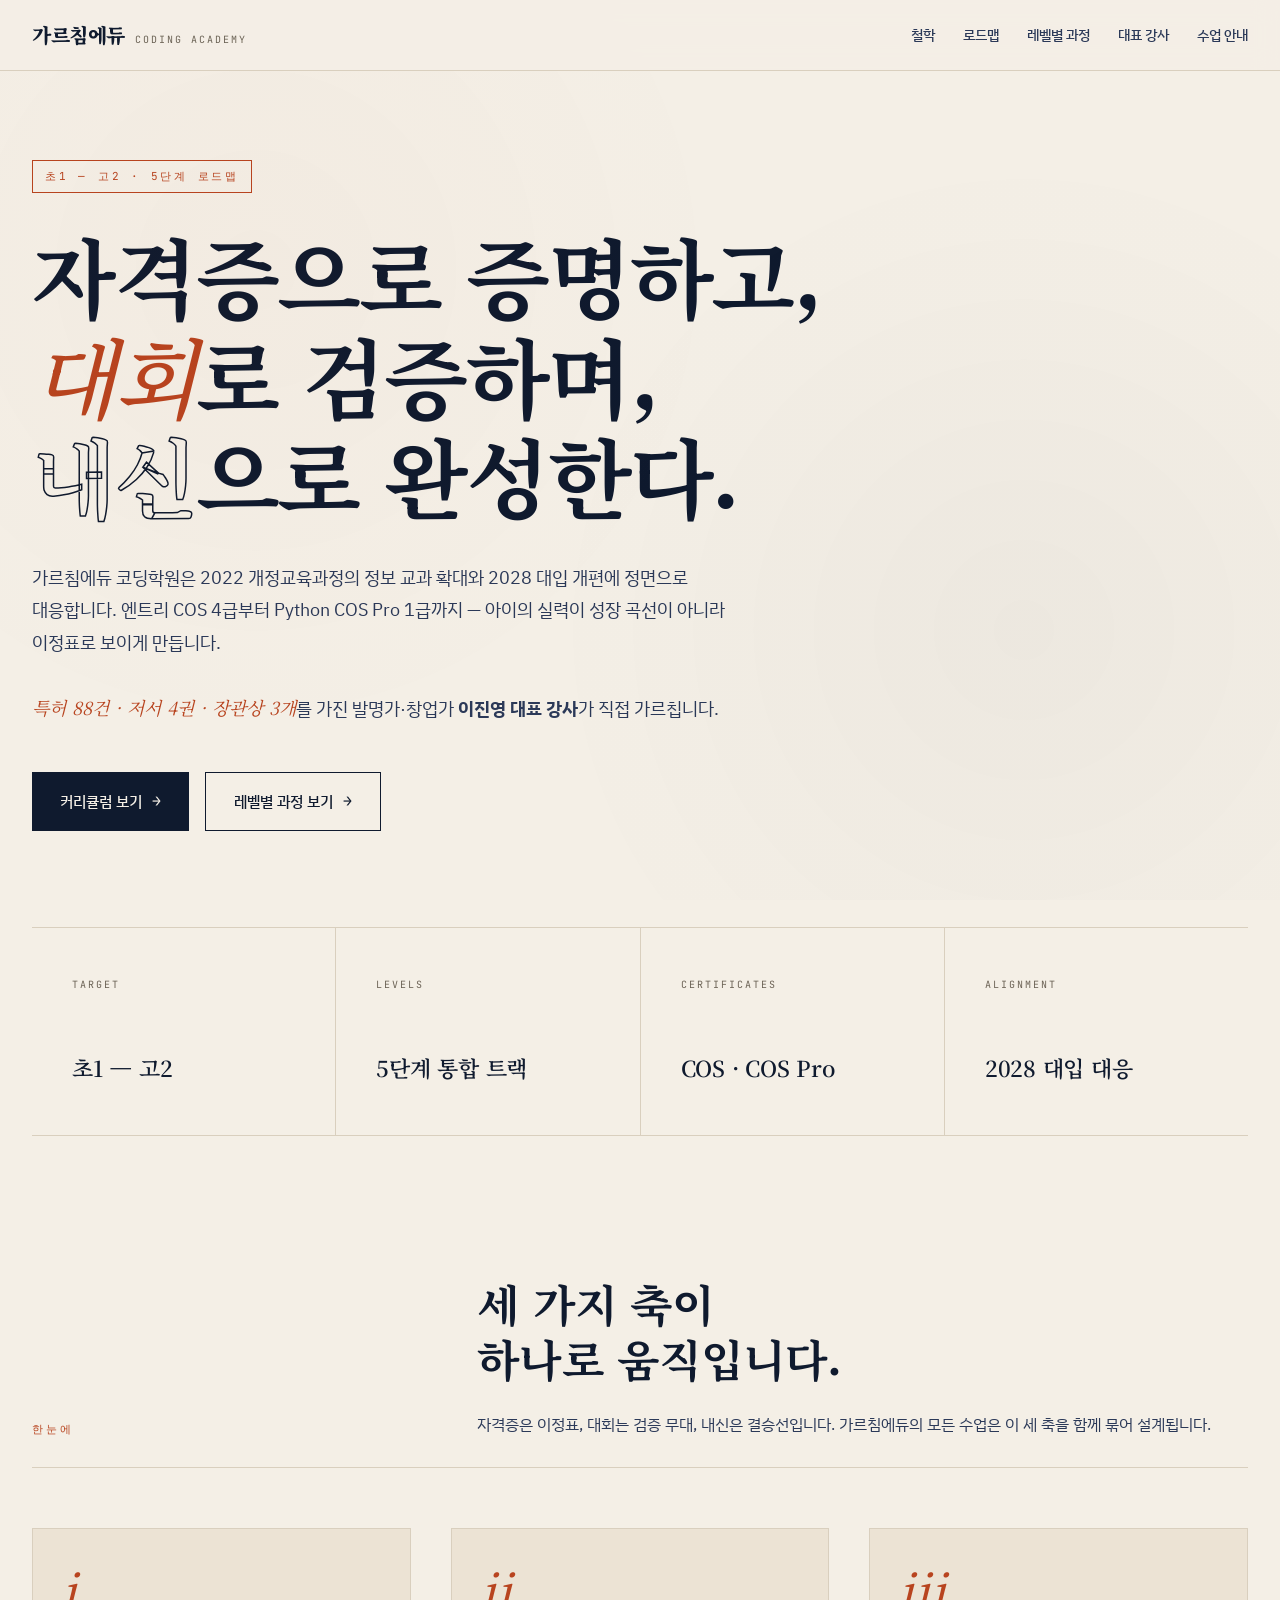
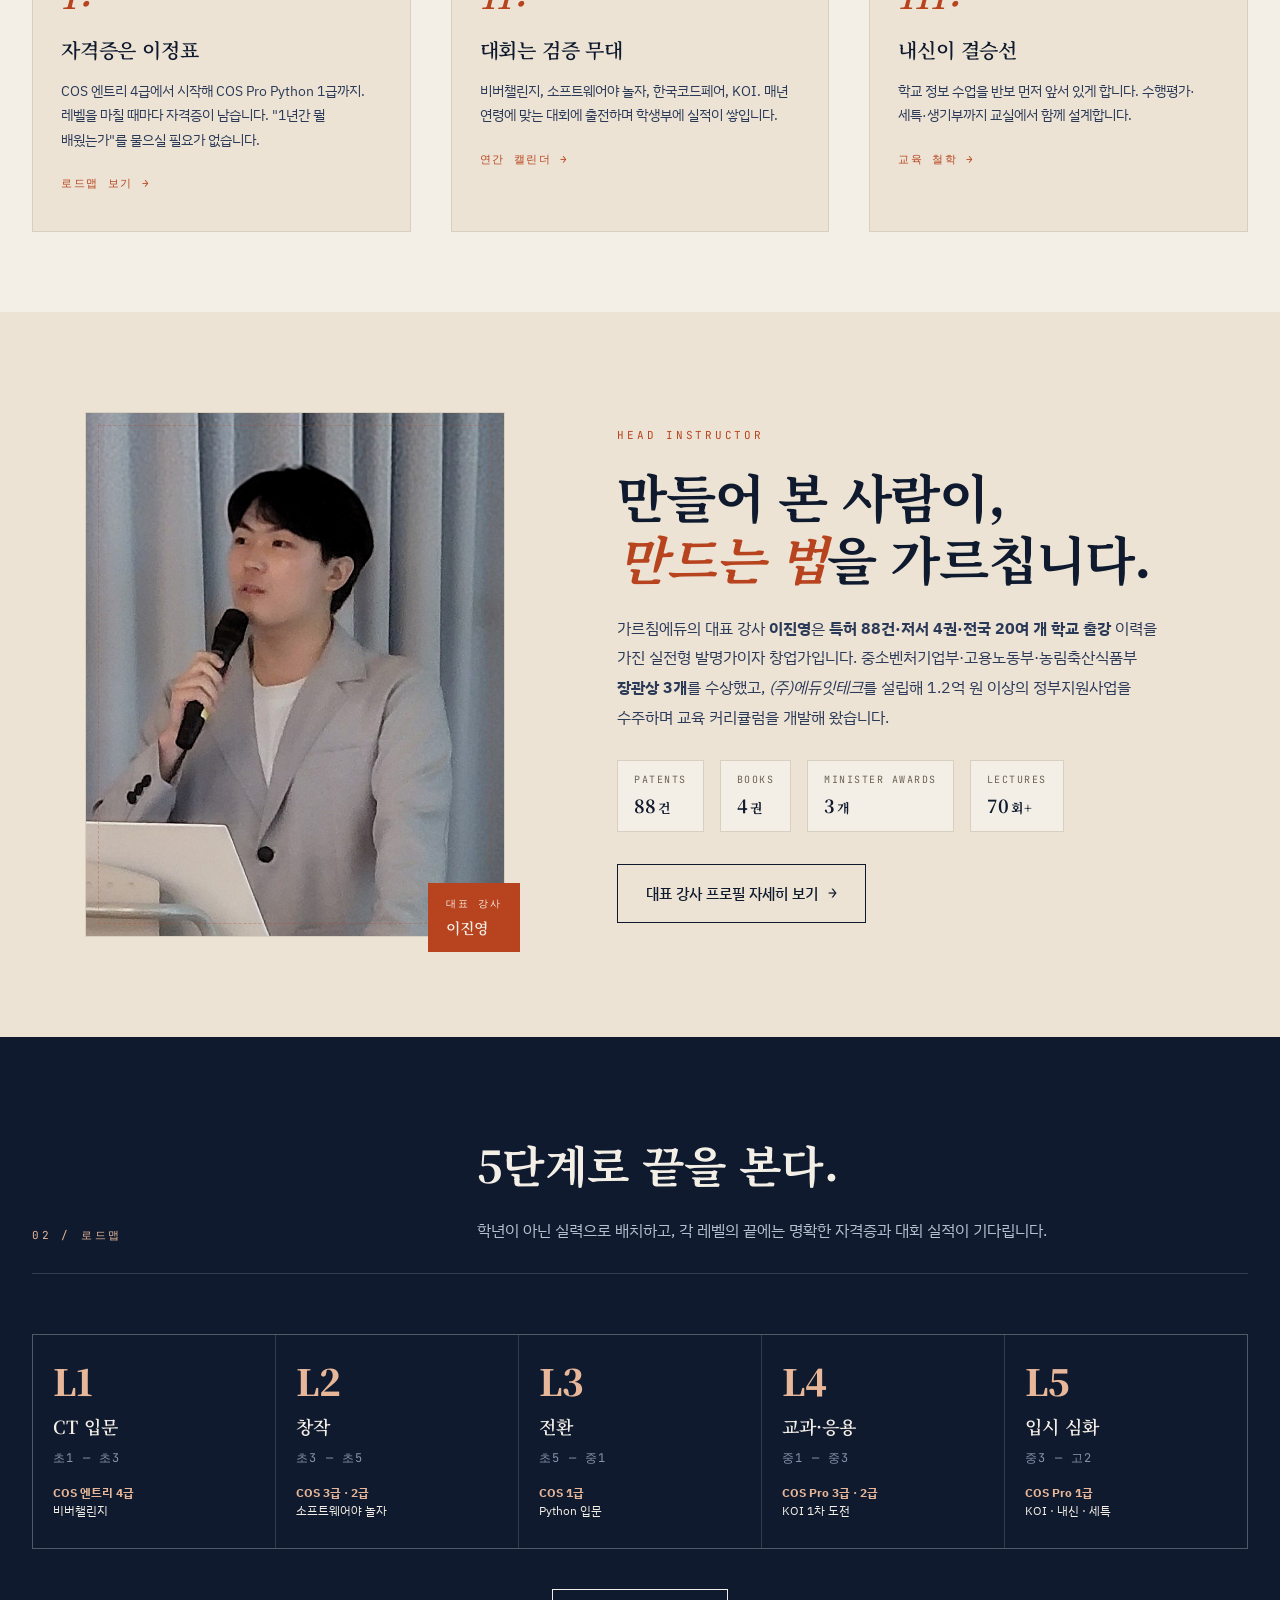
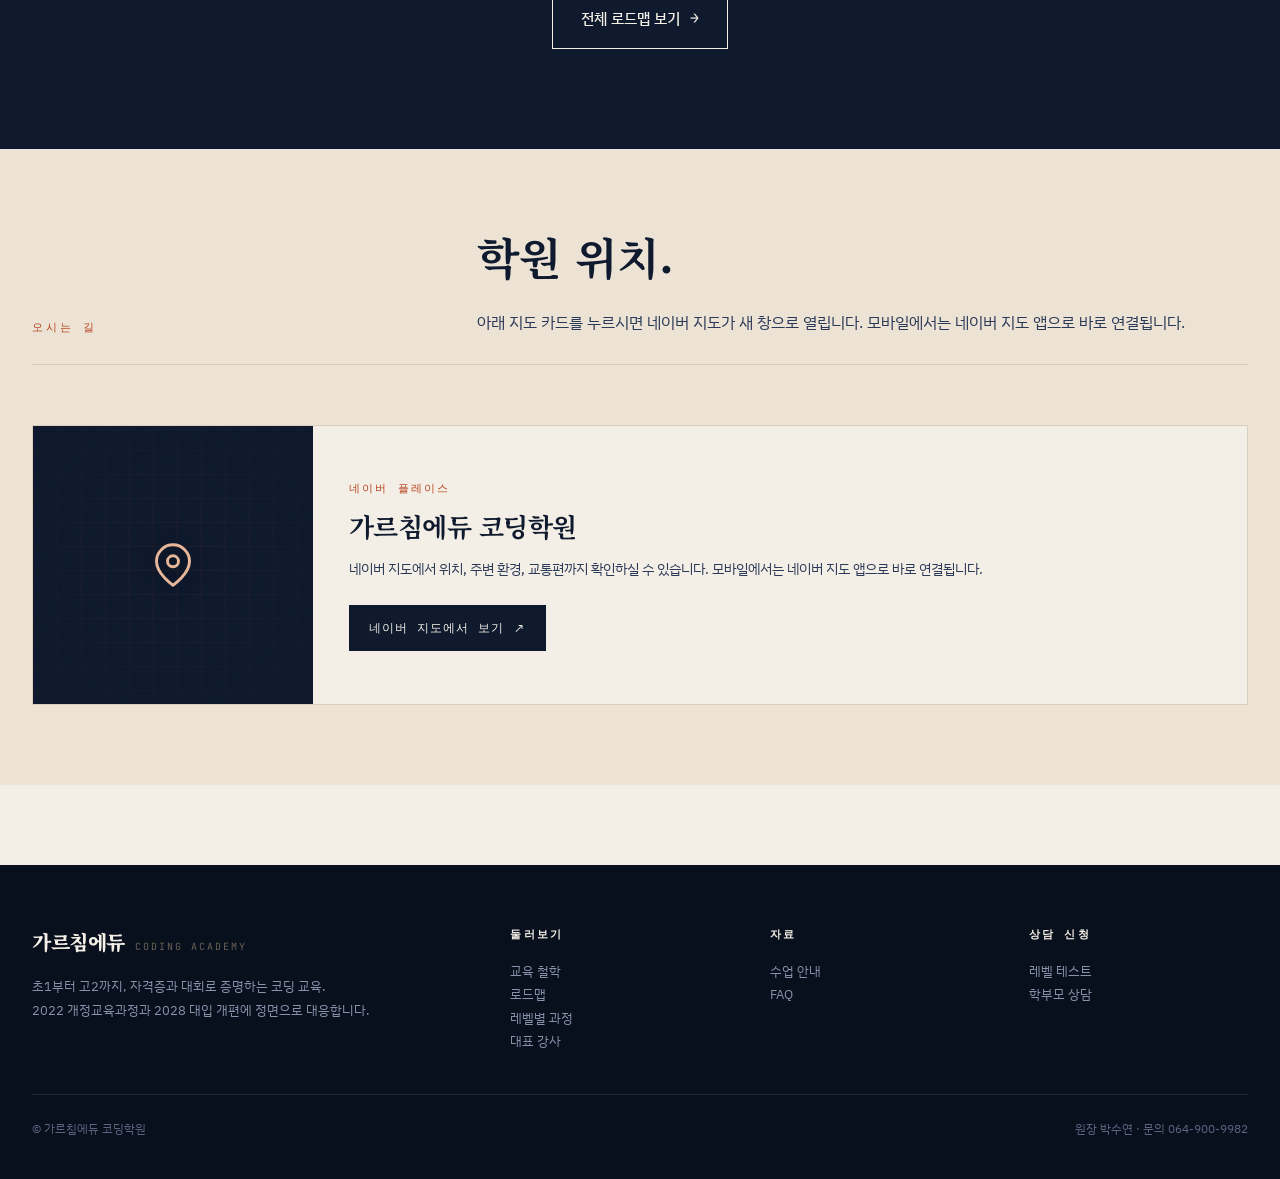
<file: index.html>
<!DOCTYPE html>
<html lang="ko">
<head>
<meta charset="UTF-8">
<meta name="viewport" content="width=device-width, initial-scale=1.0">
<title>홈 — 가르침에듀 코딩학원</title>
<meta name="description" content="초1부터 고2까지, 자격증과 대회로 증명하는 코딩 교육. 대표 강사 이진영이 직접 가르칩니다.">
<link rel="preconnect" href="https://fonts.googleapis.com">
<link rel="preconnect" href="https://fonts.gstatic.com" crossorigin>
<link href="https://fonts.googleapis.com/css2?family=Noto+Serif+KR:wght@400;500;600;700;900&family=IBM+Plex+Sans+KR:wght@300;400;500;600;700&family=JetBrains+Mono:wght@400;500;700&display=swap" rel="stylesheet">
<link rel="stylesheet" href="assets/style.css">
</head>
<body>

<div data-header></div>

<main>

<section class="hero">
  <span class="hero-tag rise rise-1">초1 — 고2 · 5단계 로드맵</span>
  <h1 class="hero-title rise rise-2">
    자격증으로 증명하고,<br>
    <em>대회</em>로 검증하며,<br>
    <span class="stroke">내신</span>으로 완성한다.
  </h1>
  <p class="hero-sub rise rise-3">
    가르침에듀 코딩학원은 2022 개정교육과정의 정보 교과 확대와 2028 대입 개편에 정면으로 대응합니다.
    엔트리 COS 4급부터 Python COS Pro 1급까지 — 아이의 실력이 성장 곡선이 아니라 이정표로 보이게 만듭니다.
    <br><br>
    <em>특허 88건 · 저서 4권 · 장관상 3개</em>를 가진 발명가·창업가 <strong>이진영 대표 강사</strong>가 직접 가르칩니다.
  </p>
  <div class="hero-actions rise rise-4">
    <a href="roadmap.html" class="btn btn-primary">커리큘럼 보기 <span class="arrow">→</span></a>
    <a href="levels.html" class="btn btn-ghost">레벨별 과정 보기 <span class="arrow">→</span></a>
  </div>

  <div class="hero-meta rise" style="animation-delay: 0.75s;">
    <div><div class="k">Target</div><div class="v">초1 — 고2</div></div>
    <div><div class="k">Levels</div><div class="v">5단계 통합 트랙</div></div>
    <div><div class="k">Certificates</div><div class="v">COS · COS Pro</div></div>
    <div><div class="k">Alignment</div><div class="v">2028 대입 대응</div></div>
  </div>
</section>

<section class="reveal" style="padding-top: 40px;">
  <div class="section-inner">
    <div class="section-head">
      <div><div class="section-num">한눈에</div></div>
      <div>
        <h2 class="section-title">세 가지 축이<br>하나로 움직입니다.</h2>
        <p class="section-desc" style="margin-top: 24px;">
          자격증은 이정표, 대회는 검증 무대, 내신은 결승선입니다.
          가르침에듀의 모든 수업은 이 세 축을 함께 묶어 설계됩니다.
        </p>
      </div>
    </div>

    <div class="highlights-grid">
      <div class="hi-card">
        <div class="hi-num">i.</div>
        <h3>자격증은 이정표</h3>
        <p>COS 엔트리 4급에서 시작해 COS Pro Python 1급까지. 레벨을 마칠 때마다 자격증이 남습니다. "1년간 뭘 배웠는가"를 물으실 필요가 없습니다.</p>
        <a href="roadmap.html" class="hi-link">로드맵 보기 →</a>
      </div>
      <div class="hi-card">
        <div class="hi-num">ii.</div>
        <h3>대회는 검증 무대</h3>
        <p>비버챌린지, 소프트웨어야 놀자, 한국코드페어, KOI. 매년 연령에 맞는 대회에 출전하며 학생부에 실적이 쌓입니다.</p>
        <a href="schedule.html" class="hi-link">연간 캘린더 →</a>
      </div>
      <div class="hi-card">
        <div class="hi-num">iii.</div>
        <h3>내신이 결승선</h3>
        <p>학교 정보 수업을 반보 먼저 앞서 있게 합니다. 수행평가·세특·생기부까지 교실에서 함께 설계합니다.</p>
        <a href="about.html" class="hi-link">교육 철학 →</a>
      </div>
    </div>
  </div>
</section>

<section class="teaser-instructor reveal">
  <div class="teaser-instructor-inner">
    <div style="position: relative;">
      <div class="teaser-photo">
        <div class="badge">대표 강사<strong>이진영</strong></div>
      </div>
    </div>
    <div>
      <div style="font-family: var(--mono); font-size: 11px; letter-spacing: 0.25em; color: var(--accent); text-transform: uppercase; margin-bottom: 20px;">
        Head Instructor
      </div>
      <h2>만들어 본 사람이,<br><em>만드는 법</em>을 가르칩니다.</h2>
      <p>
        가르침에듀의 대표 강사 <strong>이진영</strong>은
        <strong>특허 88건·저서 4권·전국 20여 개 학교 출강</strong> 이력을 가진 실전형 발명가이자 창업가입니다.
        중소벤처기업부·고용노동부·농림축산식품부 <strong>장관상 3개</strong>를 수상했고,
        <em>(주)에듀잇테크</em>를 설립해 1.2억 원 이상의 정부지원사업을 수주하며 교육 커리큘럼을 개발해 왔습니다.
      </p>
      <div class="teaser-metrics">
        <div class="teaser-metric"><div class="k">Patents</div><div class="v">88<span>건</span></div></div>
        <div class="teaser-metric"><div class="k">Books</div><div class="v">4<span>권</span></div></div>
        <div class="teaser-metric"><div class="k">Minister Awards</div><div class="v">3<span>개</span></div></div>
        <div class="teaser-metric"><div class="k">Lectures</div><div class="v">70<span>회+</span></div></div>
      </div>
      <a href="instructor.html" class="btn btn-ghost">대표 강사 프로필 자세히 보기 <span class="arrow">→</span></a>
    </div>
  </div>
</section>

<section class="teaser-roadmap reveal">
  <div class="section-inner">
    <div class="section-head">
      <div><div class="section-num">02 / 로드맵</div></div>
      <div>
        <h2 class="section-title">5단계로 끝을 본다.</h2>
        <p class="section-desc" style="margin-top: 24px;">
          학년이 아닌 실력으로 배치하고, 각 레벨의 끝에는 명확한 자격증과 대회 실적이 기다립니다.
        </p>
      </div>
    </div>

    <div class="roadmap-preview">
      <div class="rp-cell">
        <div class="rp-lv">L1</div>
        <div class="rp-name">CT 입문</div>
        <div class="rp-grade">초1 — 초3</div>
        <div class="rp-cert"><strong>COS 엔트리 4급</strong><br>비버챌린지</div>
      </div>
      <div class="rp-cell">
        <div class="rp-lv">L2</div>
        <div class="rp-name">창작</div>
        <div class="rp-grade">초3 — 초5</div>
        <div class="rp-cert"><strong>COS 3급 · 2급</strong><br>소프트웨어야 놀자</div>
      </div>
      <div class="rp-cell">
        <div class="rp-lv">L3</div>
        <div class="rp-name">전환</div>
        <div class="rp-grade">초5 — 중1</div>
        <div class="rp-cert"><strong>COS 1급</strong><br>Python 입문</div>
      </div>
      <div class="rp-cell">
        <div class="rp-lv">L4</div>
        <div class="rp-name">교과·응용</div>
        <div class="rp-grade">중1 — 중3</div>
        <div class="rp-cert"><strong>COS Pro 3급 · 2급</strong><br>KOI 1차 도전</div>
      </div>
      <div class="rp-cell">
        <div class="rp-lv">L5</div>
        <div class="rp-name">입시 심화</div>
        <div class="rp-grade">중3 — 고2</div>
        <div class="rp-cert"><strong>COS Pro 1급</strong><br>KOI · 내신 · 세특</div>
      </div>
    </div>

    <div style="text-align: center;">
      <a href="roadmap.html" class="btn btn-ghost" style="color: var(--paper); border-color: var(--paper);">전체 로드맵 보기 <span class="arrow">→</span></a>
    </div>
  </div>
</section>

<!-- 학원 위치 섹션 -->
<section class="map-wrap reveal">
  <div class="section-inner">
    <div class="section-head">
      <div><div class="section-num">오시는 길</div></div>
      <div>
        <h2 class="section-title">학원 위치.</h2>
        <p class="section-desc" style="margin-top: 24px;">
          아래 지도 카드를 누르시면 네이버 지도가 새 창으로 열립니다.
          모바일에서는 네이버 지도 앱으로 바로 연결됩니다.
        </p>
      </div>
    </div>

    <a href="https://naver.me/xXnPwKSy" target="_blank" rel="noopener" class="map-card">
      <div class="map-card-left">
        <div class="map-pin">
          <svg width="44" height="44" viewBox="0 0 24 24" fill="none" stroke="currentColor" stroke-width="1.6" stroke-linecap="round" stroke-linejoin="round">
            <path d="M21 10c0 7-9 13-9 13s-9-6-9-13a9 9 0 0 1 18 0z"/>
            <circle cx="12" cy="10" r="3"/>
          </svg>
        </div>
        <div class="map-grid-bg"></div>
      </div>
      <div class="map-card-right">
        <div class="map-card-kicker">네이버 플레이스</div>
        <div class="map-card-title">가르침에듀 코딩학원</div>
        <p class="map-card-desc">
          네이버 지도에서 위치, 주변 환경, 교통편까지 확인하실 수 있습니다.
          모바일에서는 네이버 지도 앱으로 바로 연결됩니다.
        </p>
        <div class="map-card-cta">
          네이버 지도에서 보기 <span class="arrow">↗</span>
        </div>
      </div>
    </a>
  </div>
</section>

</main>

<div data-footer></div>

<script src="assets/script.js"></script>
</body>
</html>
</file>
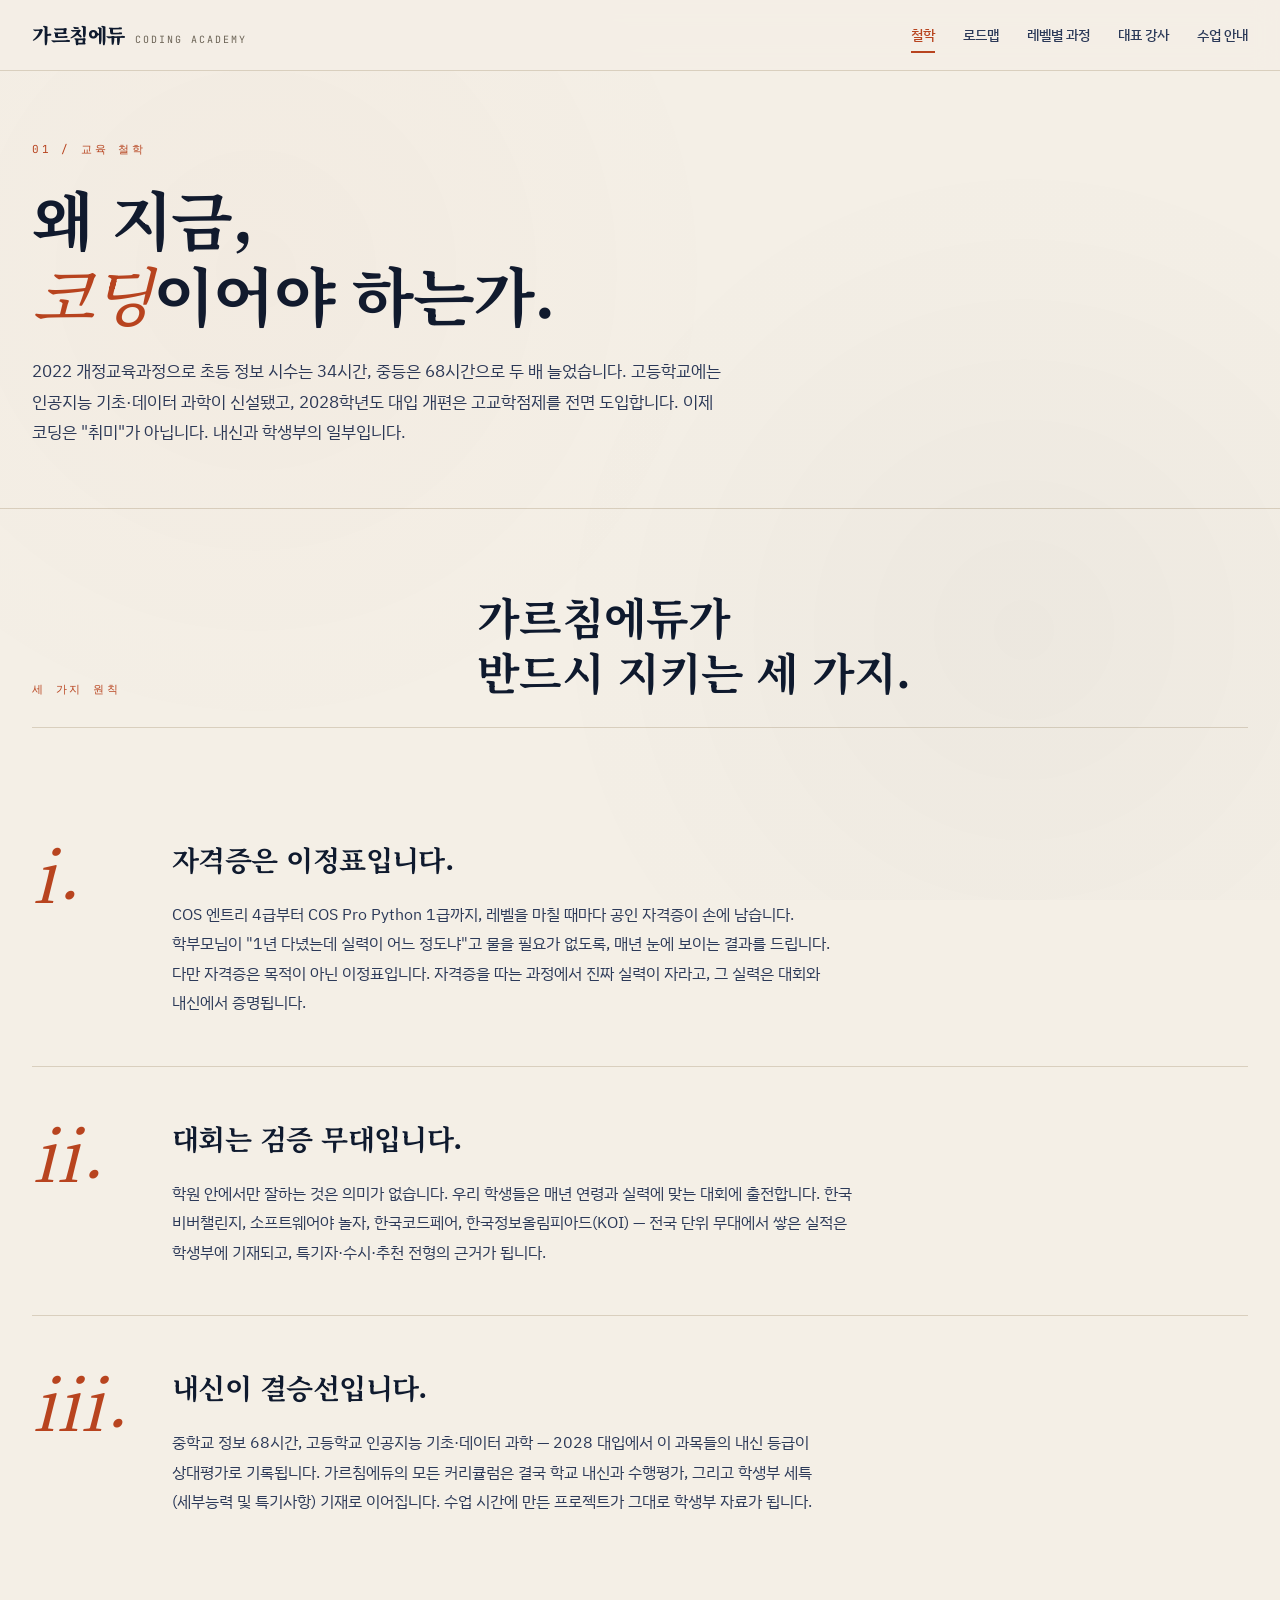
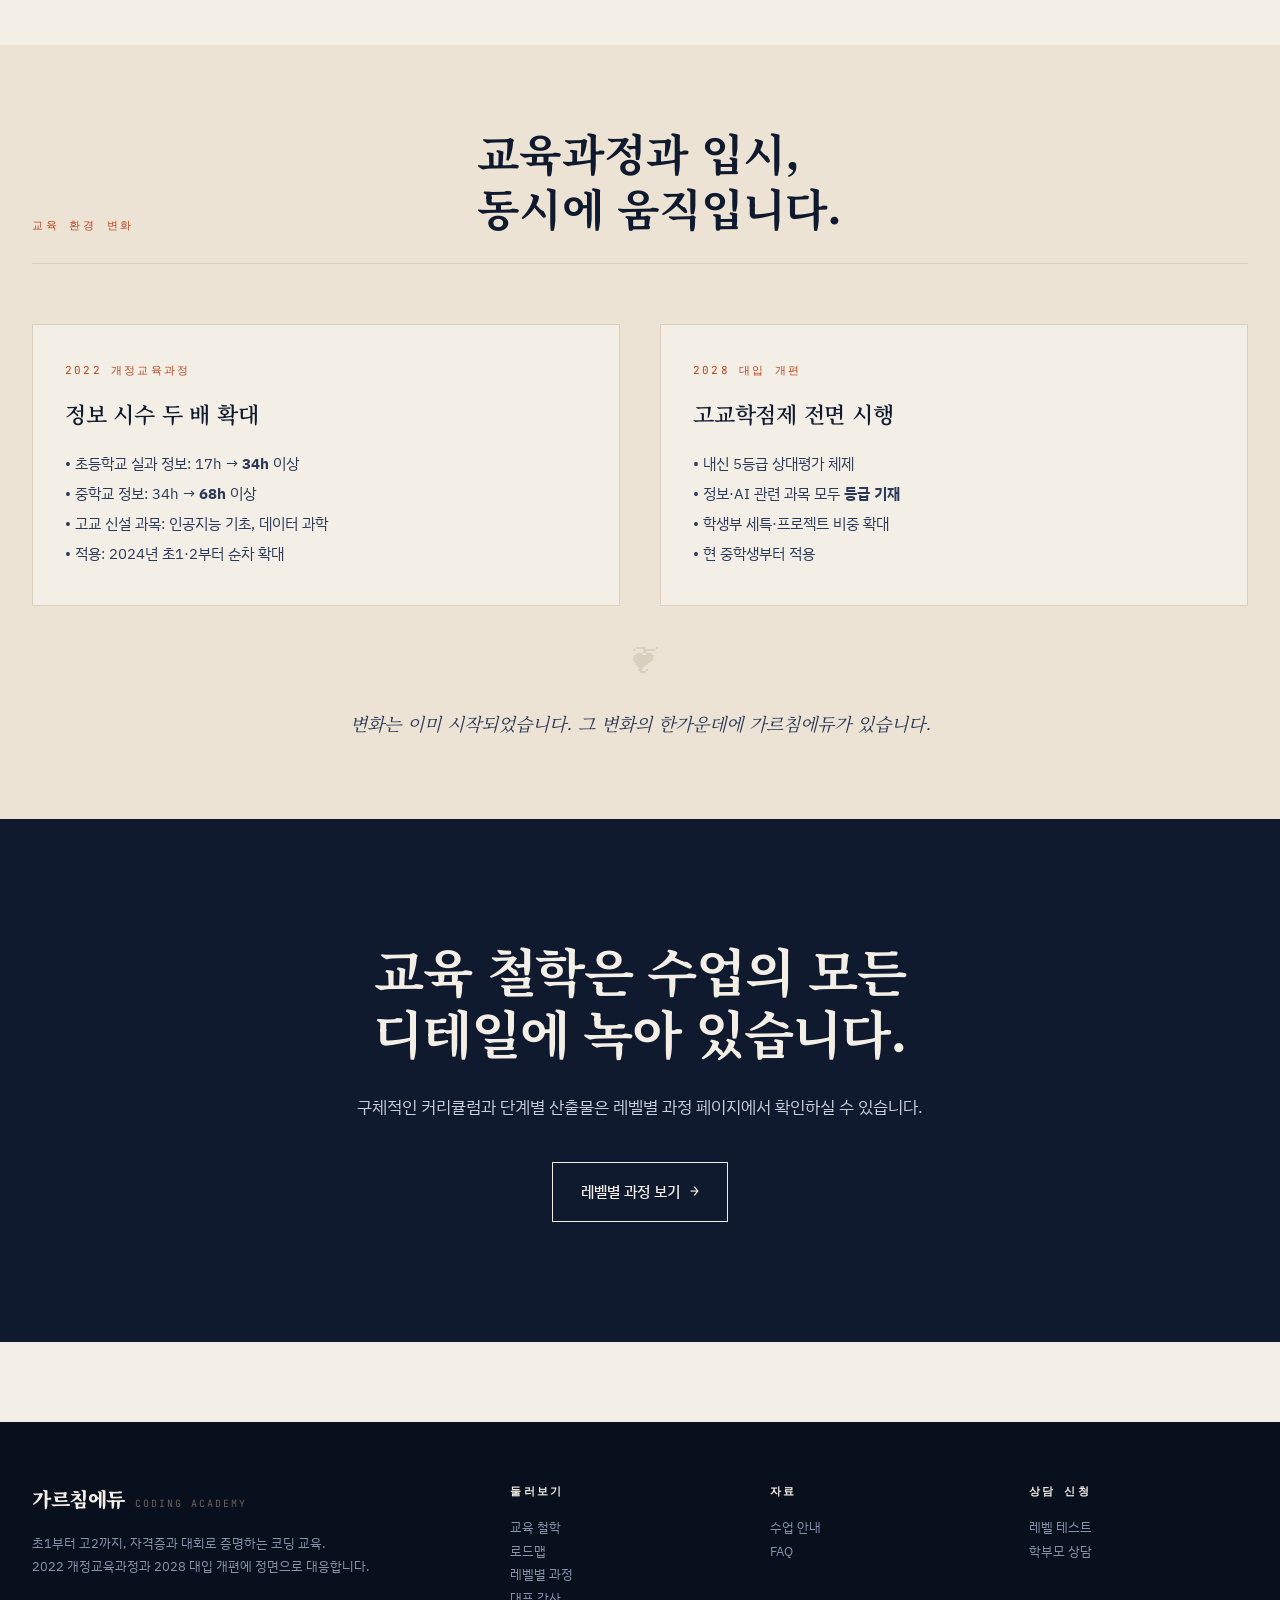
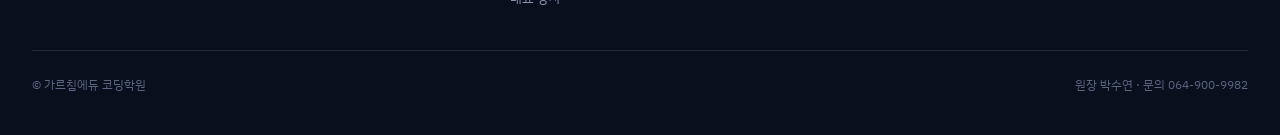
<file: about.html>
<!DOCTYPE html>
<html lang="ko">
<head>
<meta charset="UTF-8">
<meta name="viewport" content="width=device-width, initial-scale=1.0">
<title>교육 철학 — 가르침에듀 코딩학원</title>
<meta name="description" content="가르침에듀 코딩학원의 세 가지 교육 원칙 — 자격증, 대회, 내신.">
<link rel="preconnect" href="https://fonts.googleapis.com">
<link rel="preconnect" href="https://fonts.gstatic.com" crossorigin>
<link href="https://fonts.googleapis.com/css2?family=Noto+Serif+KR:wght@400;500;600;700;900&family=IBM+Plex+Sans+KR:wght@300;400;500;600;700&family=JetBrains+Mono:wght@400;500;700&display=swap" rel="stylesheet">
<link rel="stylesheet" href="assets/style.css">
</head>
<body>

<div data-header></div>

<main>

<section class="page-header">
  <div class="page-eyebrow rise rise-1">01 / 교육 철학</div>
  <h1 class="page-title rise rise-2">
    왜 지금,<br>
    <em>코딩</em>이어야 하는가.
  </h1>
  <p class="page-lead rise rise-3">
    2022 개정교육과정으로 초등 정보 시수는 34시간, 중등은 68시간으로 두 배 늘었습니다.
    고등학교에는 인공지능 기초·데이터 과학이 신설됐고, 2028학년도 대입 개편은 고교학점제를 전면 도입합니다.
    이제 코딩은 "취미"가 아닙니다. 내신과 학생부의 일부입니다.
  </p>
</section>

<section class="reveal">
  <div class="section-inner">
    <div class="section-head">
      <div><div class="section-num">세 가지 원칙</div></div>
      <div><h2 class="section-title">가르침에듀가<br>반드시 지키는 세 가지.</h2></div>
    </div>

    <div class="about-principle">
      <div class="about-principle-num">i.</div>
      <div>
        <h3>자격증은 이정표입니다.</h3>
        <p>
          COS 엔트리 4급부터 COS Pro Python 1급까지, 레벨을 마칠 때마다 공인 자격증이 손에 남습니다.
          학부모님이 "1년 다녔는데 실력이 어느 정도냐"고 물을 필요가 없도록, 매년 눈에 보이는 결과를 드립니다.
          다만 자격증은 목적이 아닌 이정표입니다. 자격증을 따는 과정에서 진짜 실력이 자라고,
          그 실력은 대회와 내신에서 증명됩니다.
        </p>
      </div>
    </div>

    <div class="about-principle">
      <div class="about-principle-num">ii.</div>
      <div>
        <h3>대회는 검증 무대입니다.</h3>
        <p>
          학원 안에서만 잘하는 것은 의미가 없습니다. 우리 학생들은 매년 연령과 실력에 맞는 대회에 출전합니다.
          한국 비버챌린지, 소프트웨어야 놀자, 한국코드페어, 한국정보올림피아드(KOI) — 전국 단위 무대에서 쌓은 실적은
          학생부에 기재되고, 특기자·수시·추천 전형의 근거가 됩니다.
        </p>
      </div>
    </div>

    <div class="about-principle">
      <div class="about-principle-num">iii.</div>
      <div>
        <h3>내신이 결승선입니다.</h3>
        <p>
          중학교 정보 68시간, 고등학교 인공지능 기초·데이터 과학 — 2028 대입에서 이 과목들의 내신 등급이 상대평가로 기록됩니다.
          가르침에듀의 모든 커리큘럼은 결국 학교 내신과 수행평가, 그리고 학생부 세특(세부능력 및 특기사항) 기재로 이어집니다.
          수업 시간에 만든 프로젝트가 그대로 학생부 자료가 됩니다.
        </p>
      </div>
    </div>
  </div>
</section>

<section class="reveal" style="background: var(--paper-deep);">
  <div class="section-inner">
    <div class="section-head">
      <div><div class="section-num">교육 환경 변화</div></div>
      <div><h2 class="section-title">교육과정과 입시,<br>동시에 움직입니다.</h2></div>
    </div>

    <div class="change-grid">
      <div class="change-box">
        <div class="k">2022 개정교육과정</div>
        <h3>정보 시수 두 배 확대</h3>
        <ul>
          <li>• 초등학교 실과 정보: 17h → <strong>34h</strong> 이상</li>
          <li>• 중학교 정보: 34h → <strong>68h</strong> 이상</li>
          <li>• 고교 신설 과목: 인공지능 기초, 데이터 과학</li>
          <li>• 적용: 2024년 초1·2부터 순차 확대</li>
        </ul>
      </div>
      <div class="change-box">
        <div class="k">2028 대입 개편</div>
        <h3>고교학점제 전면 시행</h3>
        <ul>
          <li>• 내신 5등급 상대평가 체제</li>
          <li>• 정보·AI 관련 과목 모두 <strong>등급 기재</strong></li>
          <li>• 학생부 세특·프로젝트 비중 확대</li>
          <li>• 현 중학생부터 적용</li>
        </ul>
      </div>
    </div>

    <p class="ornament">❦</p>
    <p style="text-align: center; font-family: var(--serif); font-style: italic; font-size: 18px; color: var(--ink-soft);">
      변화는 이미 시작되었습니다. 그 변화의 한가운데에 가르침에듀가 있습니다.
    </p>
  </div>
</section>

<section class="cta-dark">
  <div class="inner">
    <h2>교육 철학은 수업의 모든 디테일에 녹아 있습니다.</h2>
    <p>구체적인 커리큘럼과 단계별 산출물은 레벨별 과정 페이지에서 확인하실 수 있습니다.</p>
    <a href="levels.html" class="btn btn-ghost" style="color: var(--paper); border-color: var(--paper);">레벨별 과정 보기 <span class="arrow">→</span></a>
  </div>
</section>

</main>

<div data-footer></div>

<script src="assets/script.js"></script>
</body>
</html>
</file>
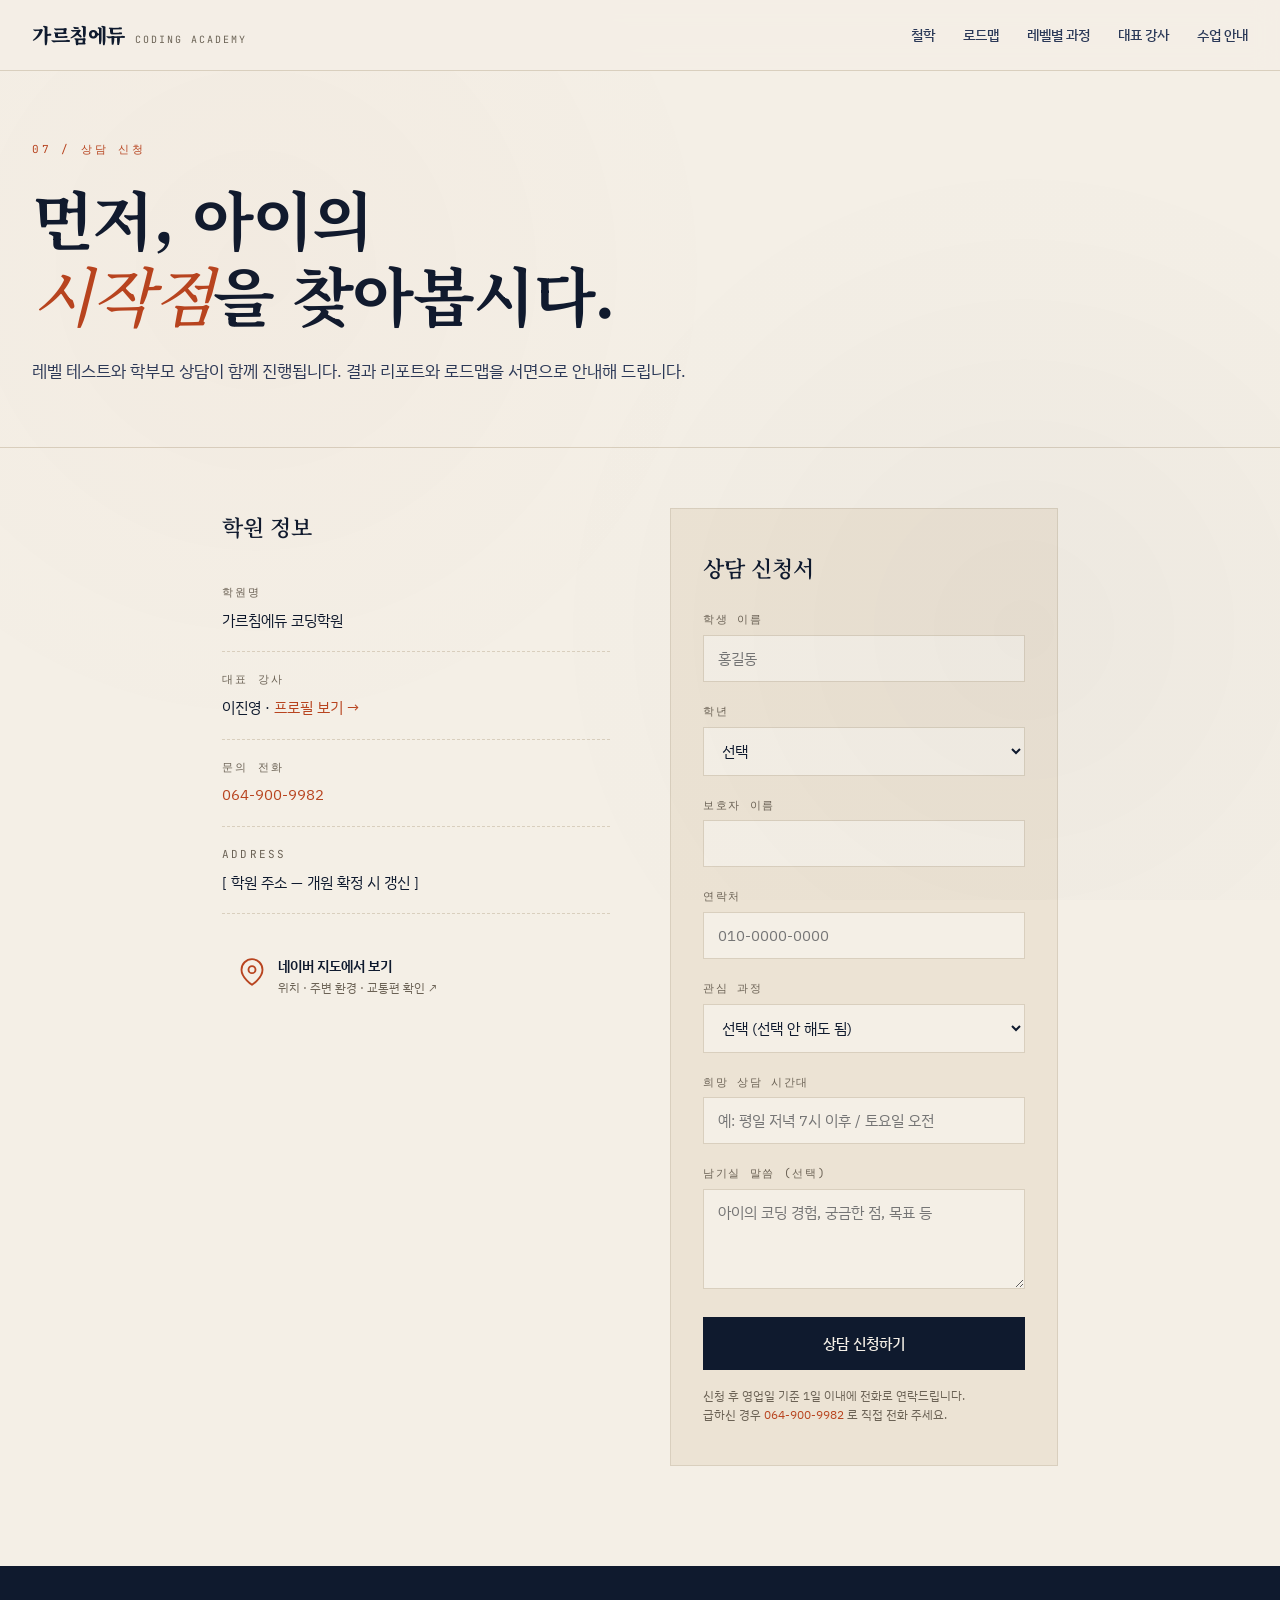
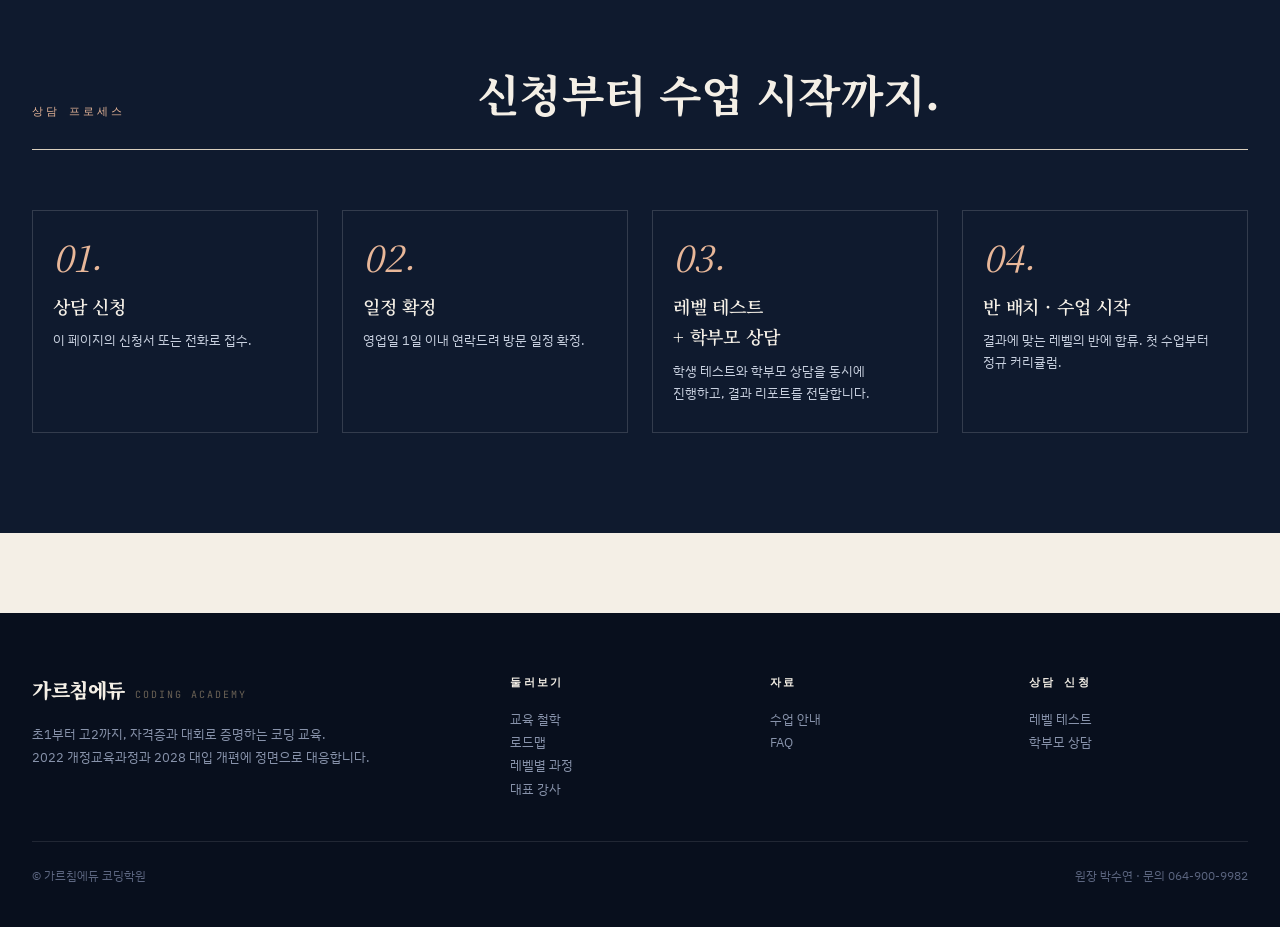
<file: contact.html>
<!DOCTYPE html>
<html lang="ko">

<head>
  <meta charset="UTF-8">
  <meta name="viewport" content="width=device-width, initial-scale=1.0">
  <title>상담 신청 — 가르침에듀 코딩학원</title>
  <meta name="description" content="레벨 테스트와 학부모 상담 신청.">
  <link rel="preconnect" href="https://fonts.googleapis.com">
  <link rel="preconnect" href="https://fonts.gstatic.com" crossorigin>
  <link
    href="https://fonts.googleapis.com/css2?family=Noto+Serif+KR:wght@400;500;600;700;900&family=IBM+Plex+Sans+KR:wght@300;400;500;600;700&family=JetBrains+Mono:wght@400;500;700&display=swap"
    rel="stylesheet">
  <link rel="stylesheet" href="assets/style.css">
</head>

<body>

  <div data-header></div>

  <main>

    <section class="page-header">
      <div class="page-eyebrow rise rise-1">07 / 상담 신청</div>
      <h1 class="page-title rise rise-2">
        먼저, 아이의<br>
        <em>시작점</em>을 찾아봅시다.
      </h1>
      <p class="page-lead rise rise-3">
        레벨 테스트와 학부모 상담이 함께 진행됩니다.
        결과 리포트와 로드맵을 서면으로 안내해 드립니다.
      </p>
    </section>

    <div class="contact-wrap">
      <div class="contact-grid">
        <div class="info-box">
          <h3>학원 정보</h3>
          <div class="info-item">
            <div class="info-k">학원명</div>
            <div class="info-v">가르침에듀 코딩학원</div>
          </div>
          <div class="info-item">
            <div class="info-k">대표 강사</div>
            <div class="info-v">이진영 · <a href="instructor.html">프로필 보기 →</a></div>
          </div>
          <div class="info-item">
            <div class="info-k">문의 전화</div>
            <div class="info-v"><a href="tel:0649009982">064-900-9982</a></div>
          </div>
          <div class="info-item">
            <div class="info-k">Address</div>
            <div class="info-v">[ 학원 주소 — 개원 확정 시 갱신 ]</div>
          </div>

          <!-- 학원 위치 지도 카드 -->
          <a href="https://naver.me/xXnPwKSy" target="_blank" rel="noopener" class="map-card-mini"
            style="display: block; margin-top: 24px; padding: 16px; background: var(--bg-alt); border-radius: 8px; text-decoration: none; color: inherit; border: 1px solid var(--border);">
            <div style="display: flex; align-items: center; gap: 12px;">
              <div style="color: var(--accent);">
                <svg width="28" height="28" viewBox="0 0 24 24" fill="none" stroke="currentColor" stroke-width="1.6"
                  stroke-linecap="round" stroke-linejoin="round">
                  <path d="M21 10c0 7-9 13-9 13s-9-6-9-13a9 9 0 0 1 18 0z" />
                  <circle cx="12" cy="10" r="3" />
                </svg>
              </div>
              <div>
                <div style="font-weight: 600; font-size: 14px;">네이버 지도에서 보기</div>
                <div style="font-size: 12px; color: var(--muted);">위치 · 주변 환경 · 교통편 확인 ↗</div>
              </div>
            </div>
          </a>
        </div>

        <div class="form-box">
          <h3>상담 신청서</h3>
          <form onsubmit="handleSubmit(event)">
            <div class="form-field"><label>학생 이름</label><input type="text" name="student" required placeholder="홍길동">
            </div>
            <div class="form-field">
              <label>학년</label>
              <select name="grade" required>
                <option value="">선택</option>
                <option>초등 1학년</option>
                <option>초등 2학년</option>
                <option>초등 3학년</option>
                <option>초등 4학년</option>
                <option>초등 5학년</option>
                <option>초등 6학년</option>
                <option>중학 1학년</option>
                <option>중학 2학년</option>
                <option>중학 3학년</option>
                <option>고등 1학년</option>
                <option>고등 2학년</option>
              </select>
            </div>
            <div class="form-field"><label>보호자 이름</label><input type="text" name="parent" required></div>
            <div class="form-field"><label>연락처</label><input type="tel" name="phone" required
                placeholder="010-0000-0000"></div>
            <div class="form-field">
              <label>관심 과정</label>
              <select name="interest">
                <option value="">선택 (선택 안 해도 됨)</option>
                <option>L1 CT 입문 (초1~초3)</option>
                <option>L2 창작 (초3~초5)</option>
                <option>L3 전환 (초5~중1)</option>
                <option>L4 교과·응용 (중1~중3)</option>
                <option>L5 입시 심화 (중3~고2)</option>
                <option>어느 레벨인지 모르겠음</option>
              </select>
            </div>
            <div class="form-field"><label>희망 상담 시간대</label><input type="text" name="time"
                placeholder="예: 평일 저녁 7시 이후 / 토요일 오전"></div>
            <div class="form-field"><label>남기실 말씀 (선택)</label><textarea name="note"
                placeholder="아이의 코딩 경험, 궁금한 점, 목표 등"></textarea></div>
            <button type="submit" class="submit-btn">상담 신청하기</button>
          </form>
          <p style="font-size: 12px; color: var(--muted); margin-top: 16px; line-height: 1.6;">
            신청 후 영업일 기준 1일 이내에 전화로 연락드립니다.<br>
            급하신 경우 <a href="tel:0649009982" style="color: var(--accent);">064-900-9982</a> 로 직접 전화 주세요.
          </p>
        </div>
      </div>
    </div>

    <!--
  학원 위치 섹션 (임시 숨김 - 상단 info-box로 이동)
  필요 시 주석 해제하여 다시 사용 가능
-->
    <!--
<section class="map-wrap">
  <div class="section-inner">
    <div class="section-head">
      <div><div class="section-num">오시는 길</div></div>
      <div>
        <h2 class="section-title">학원 위치.</h2>
        <p class="section-desc" style="margin-top: 24px;">
          아래 지도 카드를 누르시면 네이버 지도가 새 창으로 열립니다.
          모바일에서는 네이버 지도 앱으로 바로 연결됩니다.
        </p>
      </div>
    </div>

    <a href="https://naver.me/xXnPwKSy" target="_blank" rel="noopener" class="map-card">
      <div class="map-card-left">
        <div class="map-pin">
          <svg width="44" height="44" viewBox="0 0 24 24" fill="none" stroke="currentColor" stroke-width="1.6" stroke-linecap="round" stroke-linejoin="round">
            <path d="M21 10c0 7-9 13-9 13s-9-6-9-13a9 9 0 0 1 18 0z"/>
            <circle cx="12" cy="10" r="3"/>
          </svg>
        </div>
        <div class="map-grid-bg"></div>
      </div>
      <div class="map-card-right">
        <div class="map-card-kicker">네이버 플레이스</div>
        <div class="map-card-title">가르침에듀 코딩학원</div>
        <p class="map-card-desc">
          네이버 지도에서 위치, 주변 환경, 교통편까지 확인하실 수 있습니다.
          모바일에서는 네이버 지도 앱으로 바로 연결됩니다.
        </p>
        <div class="map-card-cta">
          네이버 지도에서 보기 <span class="arrow">↗</span>
        </div>
      </div>
    </a>
  </div>
</section>
-->

    <section class="process">
      <div class="section-inner">
        <div class="section-head">
          <div>
            <div class="section-num" style="color: var(--accent-soft);">상담 프로세스</div>
          </div>
          <div>
            <h2 class="section-title" style="color: var(--paper);">신청부터 수업 시작까지.</h2>
          </div>
        </div>

        <div class="process-grid">
          <div class="process-step">
            <div class="process-num">01.</div>
            <h4>상담 신청</h4>
            <p>이 페이지의 신청서 또는 전화로 접수.</p>
          </div>
          <div class="process-step">
            <div class="process-num">02.</div>
            <h4>일정 확정</h4>
            <p>영업일 1일 이내 연락드려 방문 일정 확정.</p>
          </div>
          <div class="process-step">
            <div class="process-num">03.</div>
            <h4>레벨 테스트<br>+ 학부모 상담</h4>
            <p>학생 테스트와 학부모 상담을 동시에 진행하고, 결과 리포트를 전달합니다.</p>
          </div>
          <div class="process-step">
            <div class="process-num">04.</div>
            <h4>반 배치 · 수업 시작</h4>
            <p>결과에 맞는 레벨의 반에 합류. 첫 수업부터 정규 커리큘럼.</p>
          </div>
        </div>
      </div>
    </section>

    <script>
      function handleSubmit(e) {
        e.preventDefault();
        /*
          ==============================================================================
          실제 작동시키려면 이 함수를 아래 둘 중 하나로 교체하세요:
      
          1) Formspree 연동:
             <form> 태그를 다음으로 교체:
               <form action="https://formspree.io/f/YOUR_FORM_ID" method="POST">
             그리고 이 handleSubmit 함수는 통째로 삭제.
             (자세한 방법은 README.md 참고)
      
          2) 외부 링크로 이동 (구글 폼 등):
             window.location.href = 'https://docs.google.com/forms/...';
          ==============================================================================
        */
        alert('상담 신청이 접수되었습니다.\n\n아직 폼 연동이 설정되지 않은 데모 상태입니다.\n실제 운영 시에는 문의 전화(064-900-9982)로 연락 주세요.');
      }
    </script>

  </main>

  <div data-footer></div>

  <script src="assets/script.js"></script>
</body>

</html>
</file>
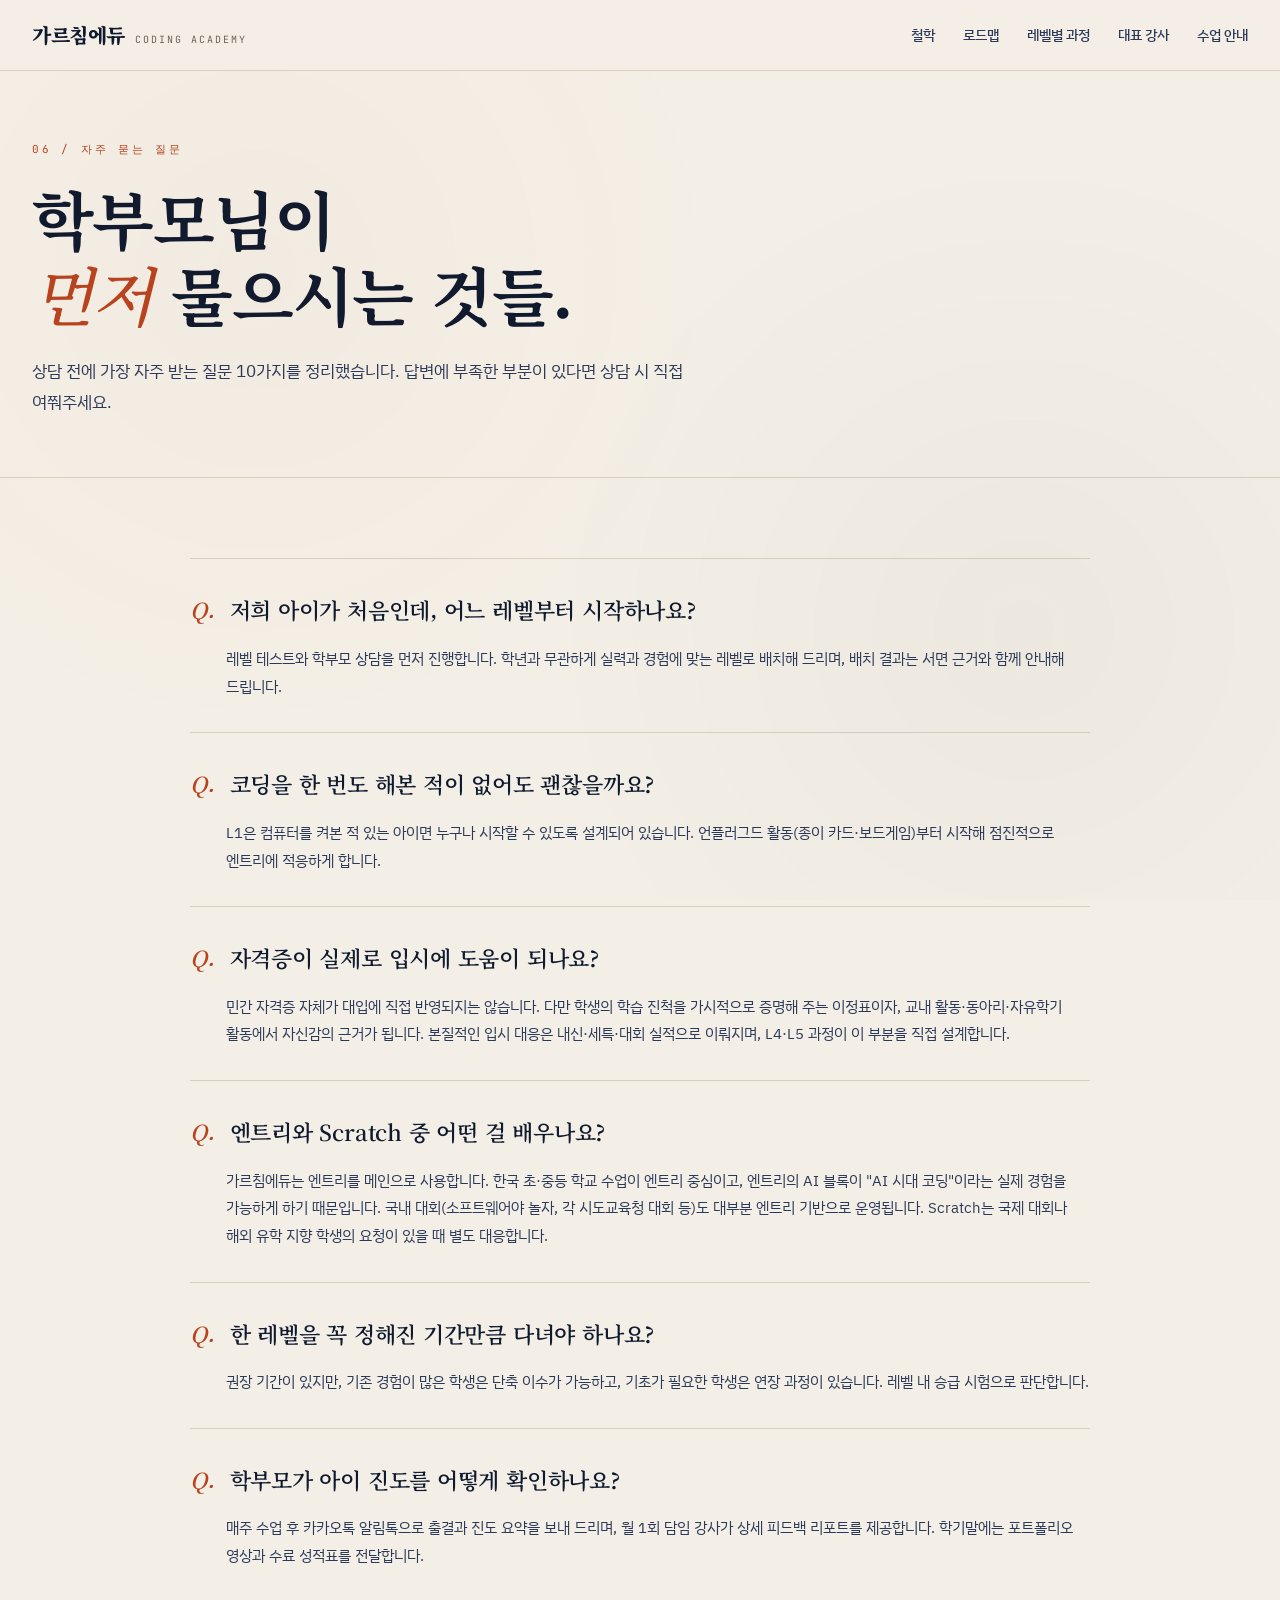
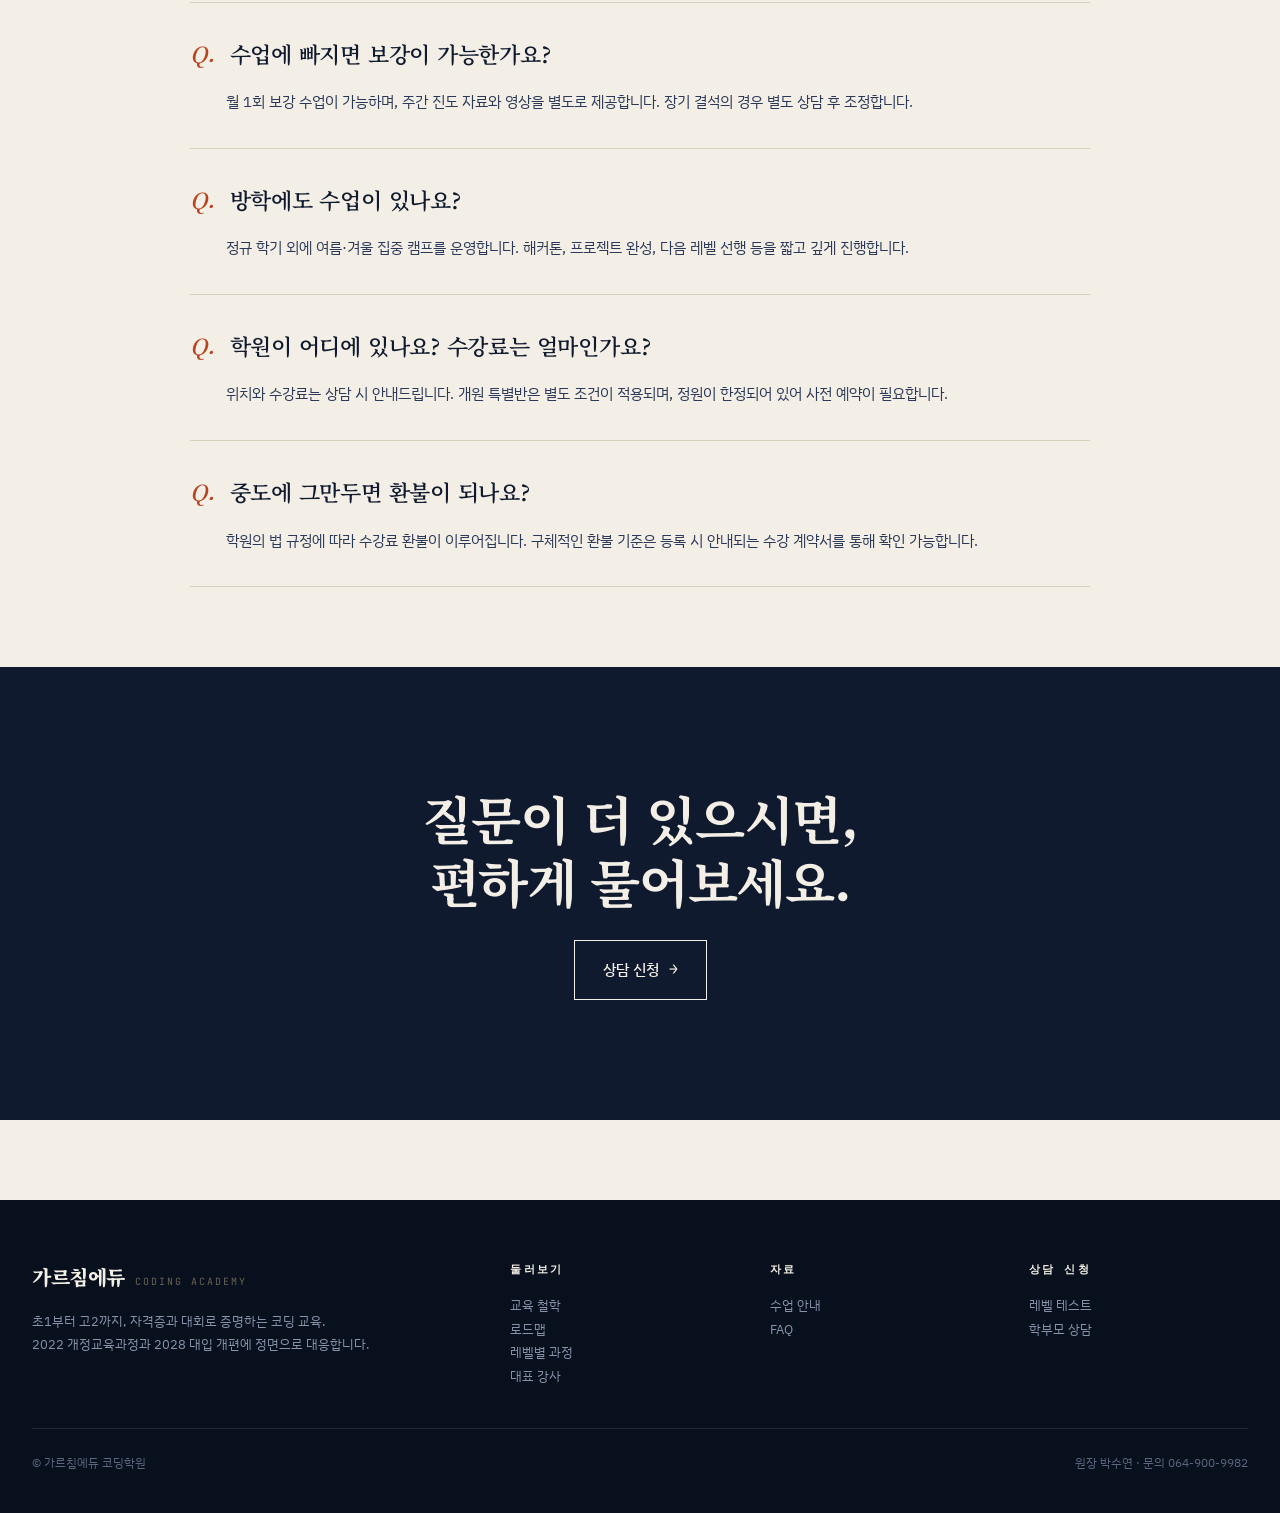
<file: faq.html>
<!DOCTYPE html>
<html lang="ko">
<head>
<meta charset="UTF-8">
<meta name="viewport" content="width=device-width, initial-scale=1.0">
<title>FAQ — 가르침에듀 코딩학원</title>
<meta name="description" content="가르침에듀 코딩학원에 대해 자주 묻는 질문.">
<link rel="preconnect" href="https://fonts.googleapis.com">
<link rel="preconnect" href="https://fonts.gstatic.com" crossorigin>
<link href="https://fonts.googleapis.com/css2?family=Noto+Serif+KR:wght@400;500;600;700;900&family=IBM+Plex+Sans+KR:wght@300;400;500;600;700&family=JetBrains+Mono:wght@400;500;700&display=swap" rel="stylesheet">
<link rel="stylesheet" href="assets/style.css">
</head>
<body>

<div data-header></div>

<main>

<section class="page-header">
  <div class="page-eyebrow rise rise-1">06 / 자주 묻는 질문</div>
  <h1 class="page-title rise rise-2">
    학부모님이<br>
    <em>먼저</em> 물으시는 것들.
  </h1>
  <p class="page-lead rise rise-3">
    상담 전에 가장 자주 받는 질문 10가지를 정리했습니다. 답변에 부족한 부분이 있다면 상담 시 직접 여쭤주세요.
  </p>
</section>

<section class="reveal">
  <div class="section-inner" style="max-width: 900px;">
    <div class="faq-list">
      <div class="faq-item">
        <div class="faq-q">저희 아이가 처음인데, 어느 레벨부터 시작하나요?</div>
        <div class="faq-a">레벨 테스트와 학부모 상담을 먼저 진행합니다. 학년과 무관하게 실력과 경험에 맞는 레벨로 배치해 드리며, 배치 결과는 서면 근거와 함께 안내해 드립니다.</div>
      </div>
      <div class="faq-item">
        <div class="faq-q">코딩을 한 번도 해본 적이 없어도 괜찮을까요?</div>
        <div class="faq-a">L1은 컴퓨터를 켜본 적 있는 아이면 누구나 시작할 수 있도록 설계되어 있습니다. 언플러그드 활동(종이 카드·보드게임)부터 시작해 점진적으로 엔트리에 적응하게 합니다.</div>
      </div>
      <div class="faq-item">
        <div class="faq-q">자격증이 실제로 입시에 도움이 되나요?</div>
        <div class="faq-a">민간 자격증 자체가 대입에 직접 반영되지는 않습니다. 다만 학생의 학습 진척을 가시적으로 증명해 주는 이정표이자, 교내 활동·동아리·자유학기 활동에서 자신감의 근거가 됩니다. 본질적인 입시 대응은 내신·세특·대회 실적으로 이뤄지며, L4·L5 과정이 이 부분을 직접 설계합니다.</div>
      </div>
      <div class="faq-item">
        <div class="faq-q">엔트리와 Scratch 중 어떤 걸 배우나요?</div>
        <div class="faq-a">가르침에듀는 엔트리를 메인으로 사용합니다. 한국 초·중등 학교 수업이 엔트리 중심이고, 엔트리의 AI 블록이 "AI 시대 코딩"이라는 실제 경험을 가능하게 하기 때문입니다. 국내 대회(소프트웨어야 놀자, 각 시도교육청 대회 등)도 대부분 엔트리 기반으로 운영됩니다. Scratch는 국제 대회나 해외 유학 지향 학생의 요청이 있을 때 별도 대응합니다.</div>
      </div>
      <div class="faq-item">
        <div class="faq-q">한 레벨을 꼭 정해진 기간만큼 다녀야 하나요?</div>
        <div class="faq-a">권장 기간이 있지만, 기존 경험이 많은 학생은 단축 이수가 가능하고, 기초가 필요한 학생은 연장 과정이 있습니다. 레벨 내 승급 시험으로 판단합니다.</div>
      </div>
      <div class="faq-item">
        <div class="faq-q">학부모가 아이 진도를 어떻게 확인하나요?</div>
        <div class="faq-a">매주 수업 후 카카오톡 알림톡으로 출결과 진도 요약을 보내 드리며, 월 1회 담임 강사가 상세 피드백 리포트를 제공합니다. 학기말에는 포트폴리오 영상과 수료 성적표를 전달합니다.</div>
      </div>
      <div class="faq-item">
        <div class="faq-q">수업에 빠지면 보강이 가능한가요?</div>
        <div class="faq-a">월 1회 보강 수업이 가능하며, 주간 진도 자료와 영상을 별도로 제공합니다. 장기 결석의 경우 별도 상담 후 조정합니다.</div>
      </div>
      <div class="faq-item">
        <div class="faq-q">방학에도 수업이 있나요?</div>
        <div class="faq-a">정규 학기 외에 여름·겨울 집중 캠프를 운영합니다. 해커톤, 프로젝트 완성, 다음 레벨 선행 등을 짧고 깊게 진행합니다.</div>
      </div>
      <div class="faq-item">
        <div class="faq-q">학원이 어디에 있나요? 수강료는 얼마인가요?</div>
        <div class="faq-a">위치와 수강료는 상담 시 안내드립니다. 개원 특별반은 별도 조건이 적용되며, 정원이 한정되어 있어 사전 예약이 필요합니다.</div>
      </div>
      <div class="faq-item">
        <div class="faq-q">중도에 그만두면 환불이 되나요?</div>
        <div class="faq-a">학원의 법 규정에 따라 수강료 환불이 이루어집니다. 구체적인 환불 기준은 등록 시 안내되는 수강 계약서를 통해 확인 가능합니다.</div>
      </div>
    </div>
  </div>
</section>

<section class="cta-dark">
  <div class="inner">
    <h2>질문이 더 있으시면,<br>편하게 물어보세요.</h2>
    <a href="contact.html" class="btn btn-ghost" style="color: var(--paper); border-color: var(--paper);">상담 신청 <span class="arrow">→</span></a>
  </div>
</section>

</main>

<div data-footer></div>

<script src="assets/script.js"></script>
</body>
</html>
</file>
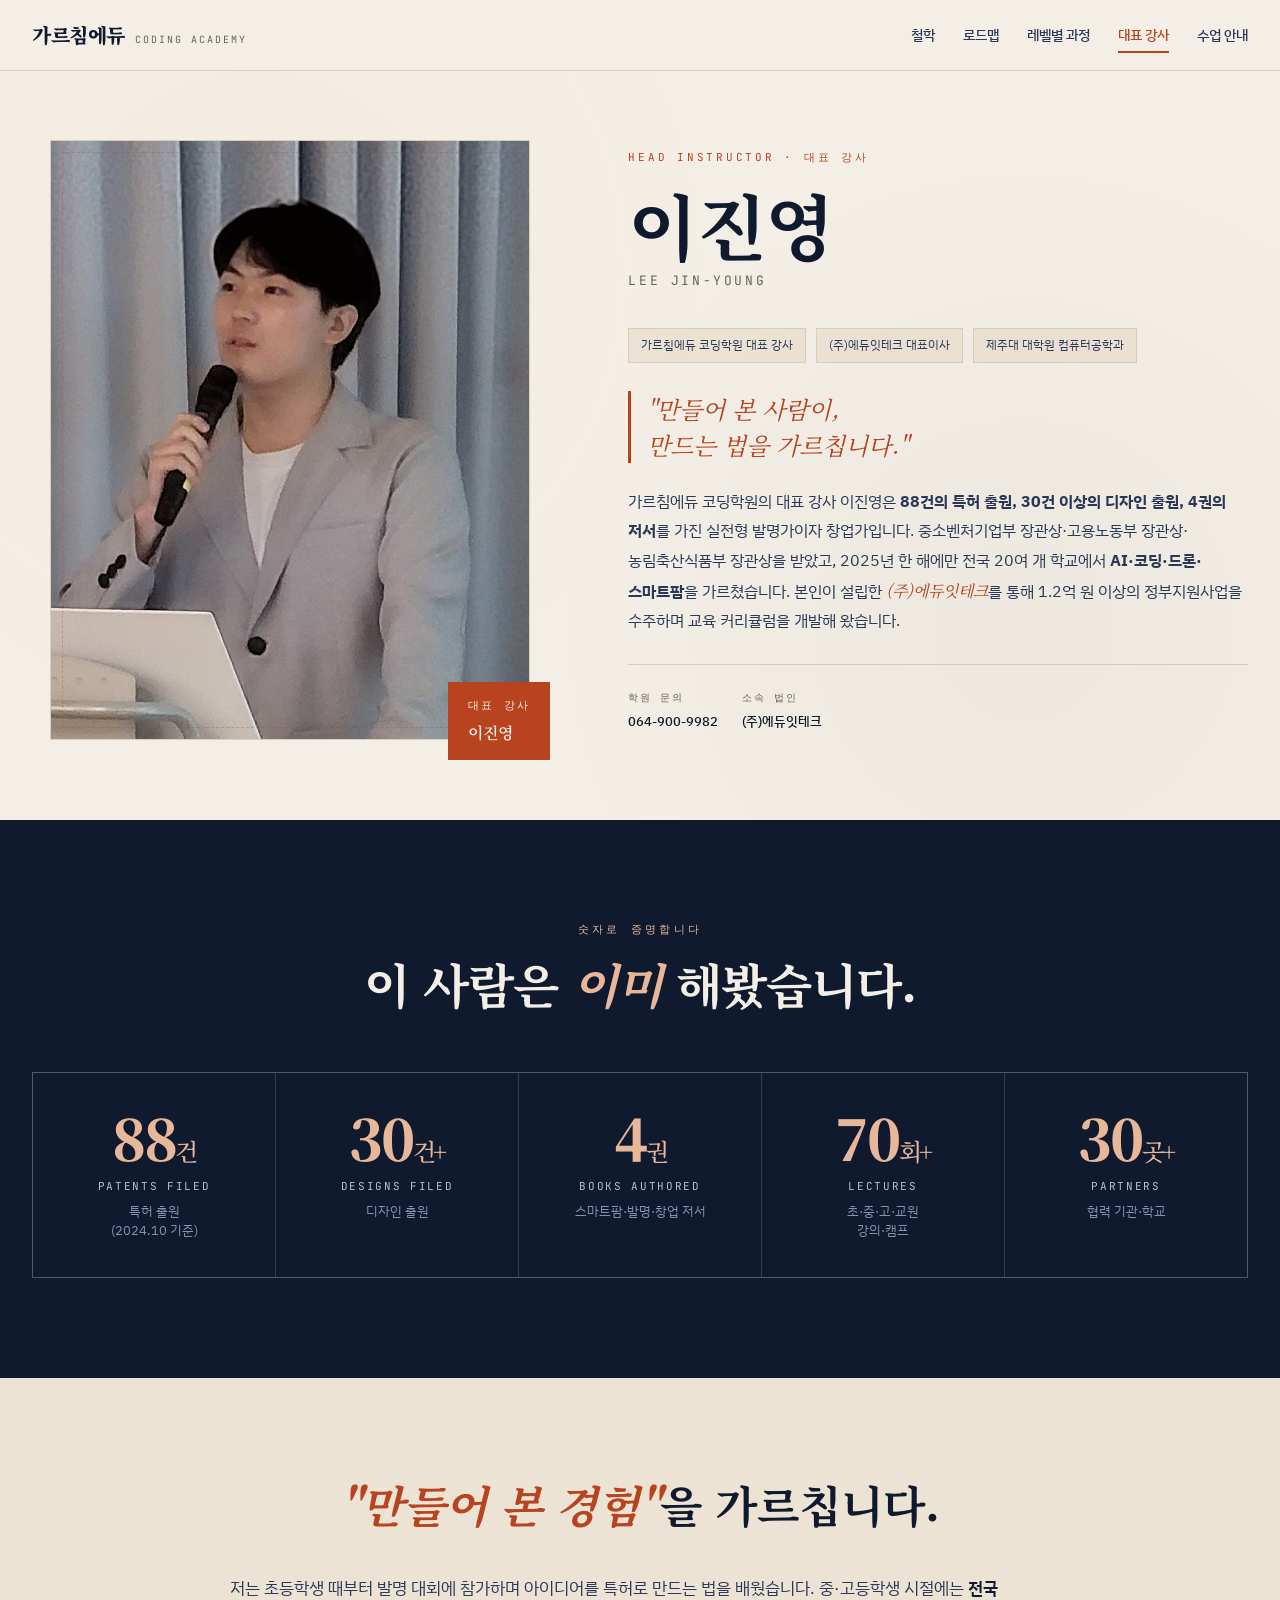
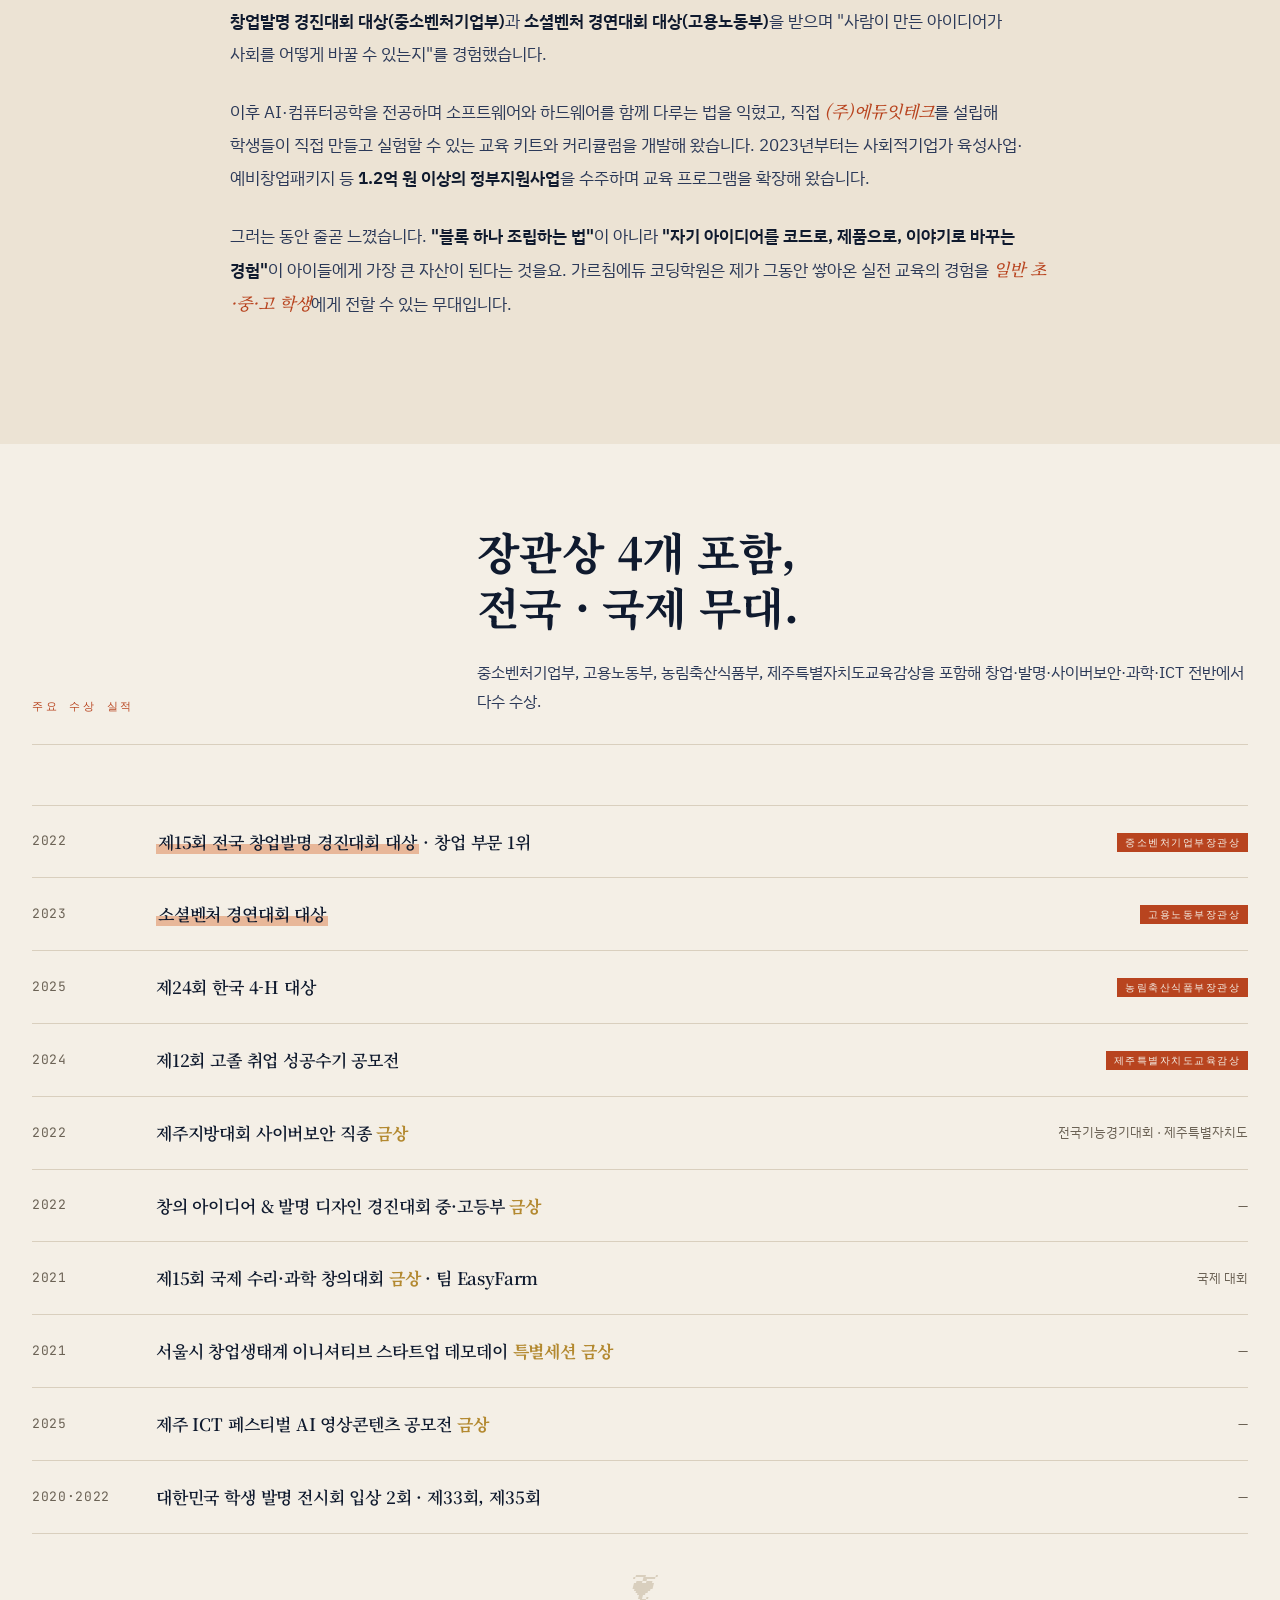
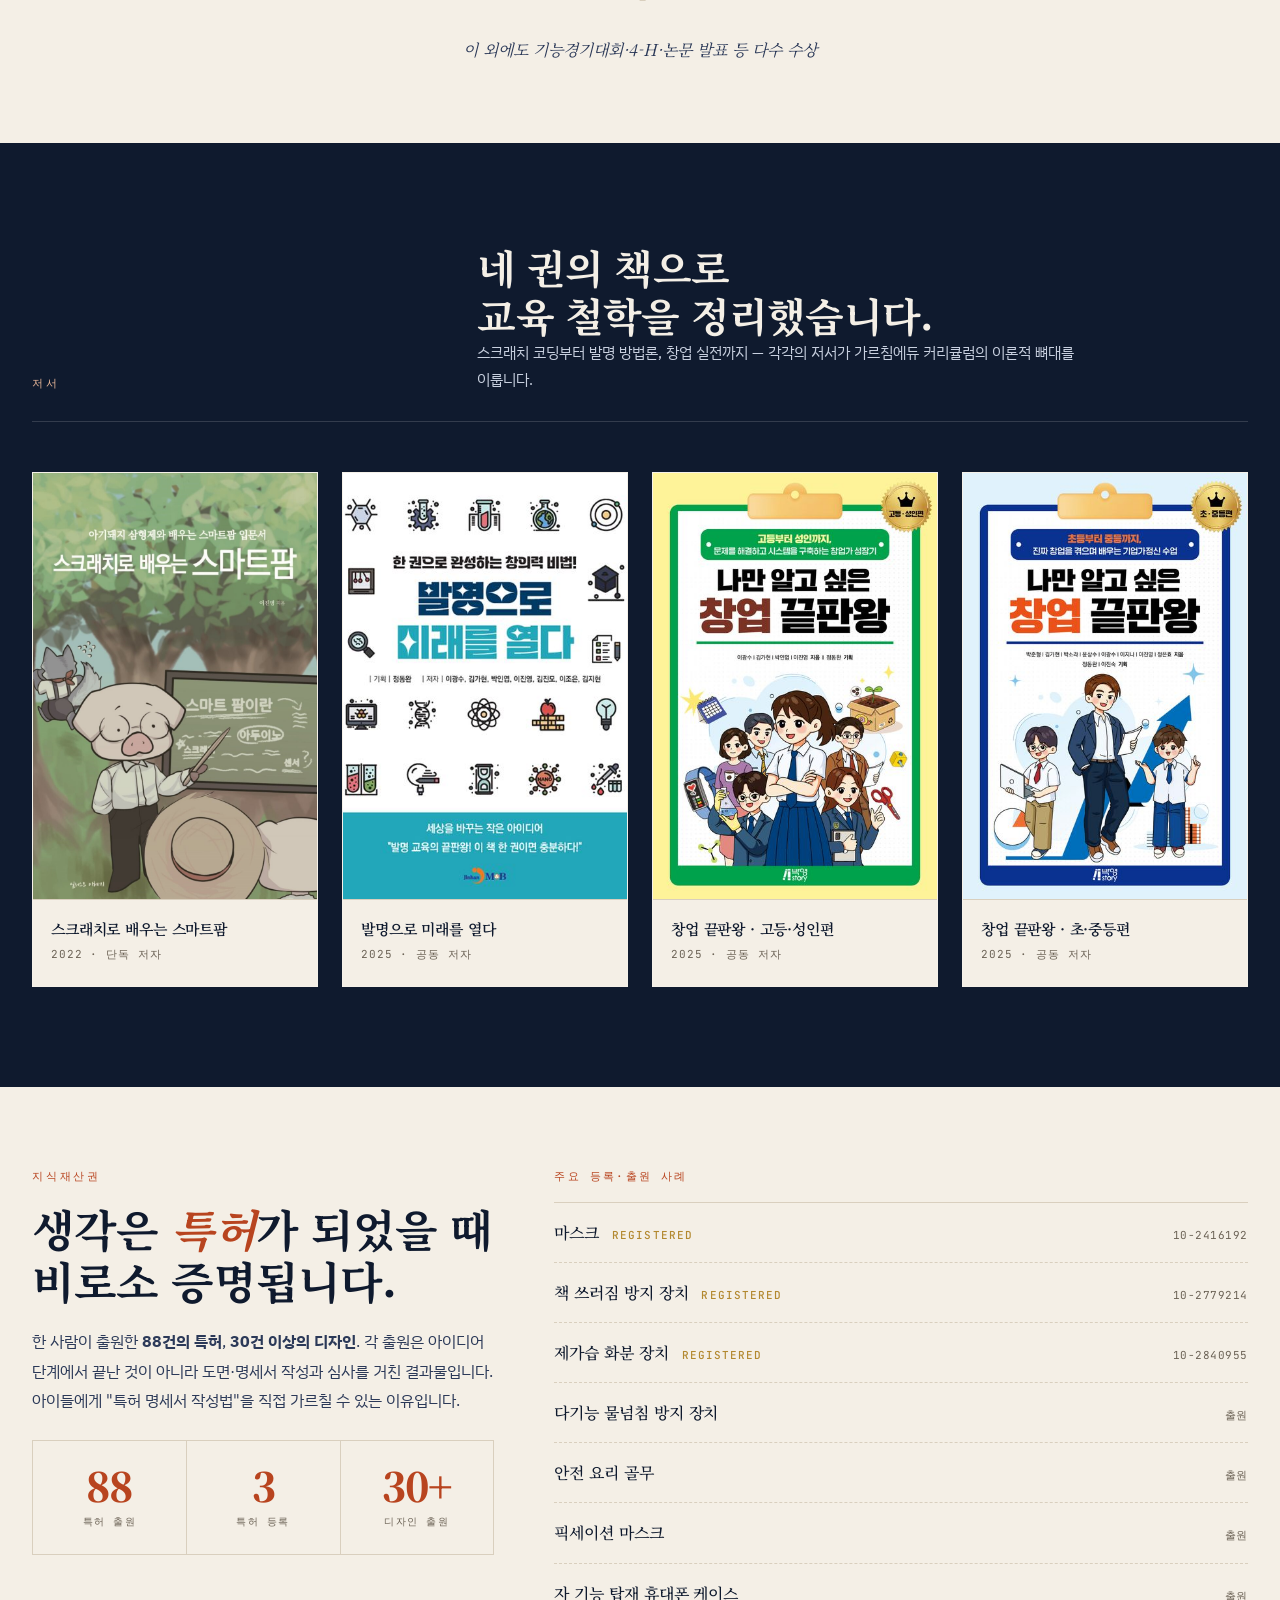
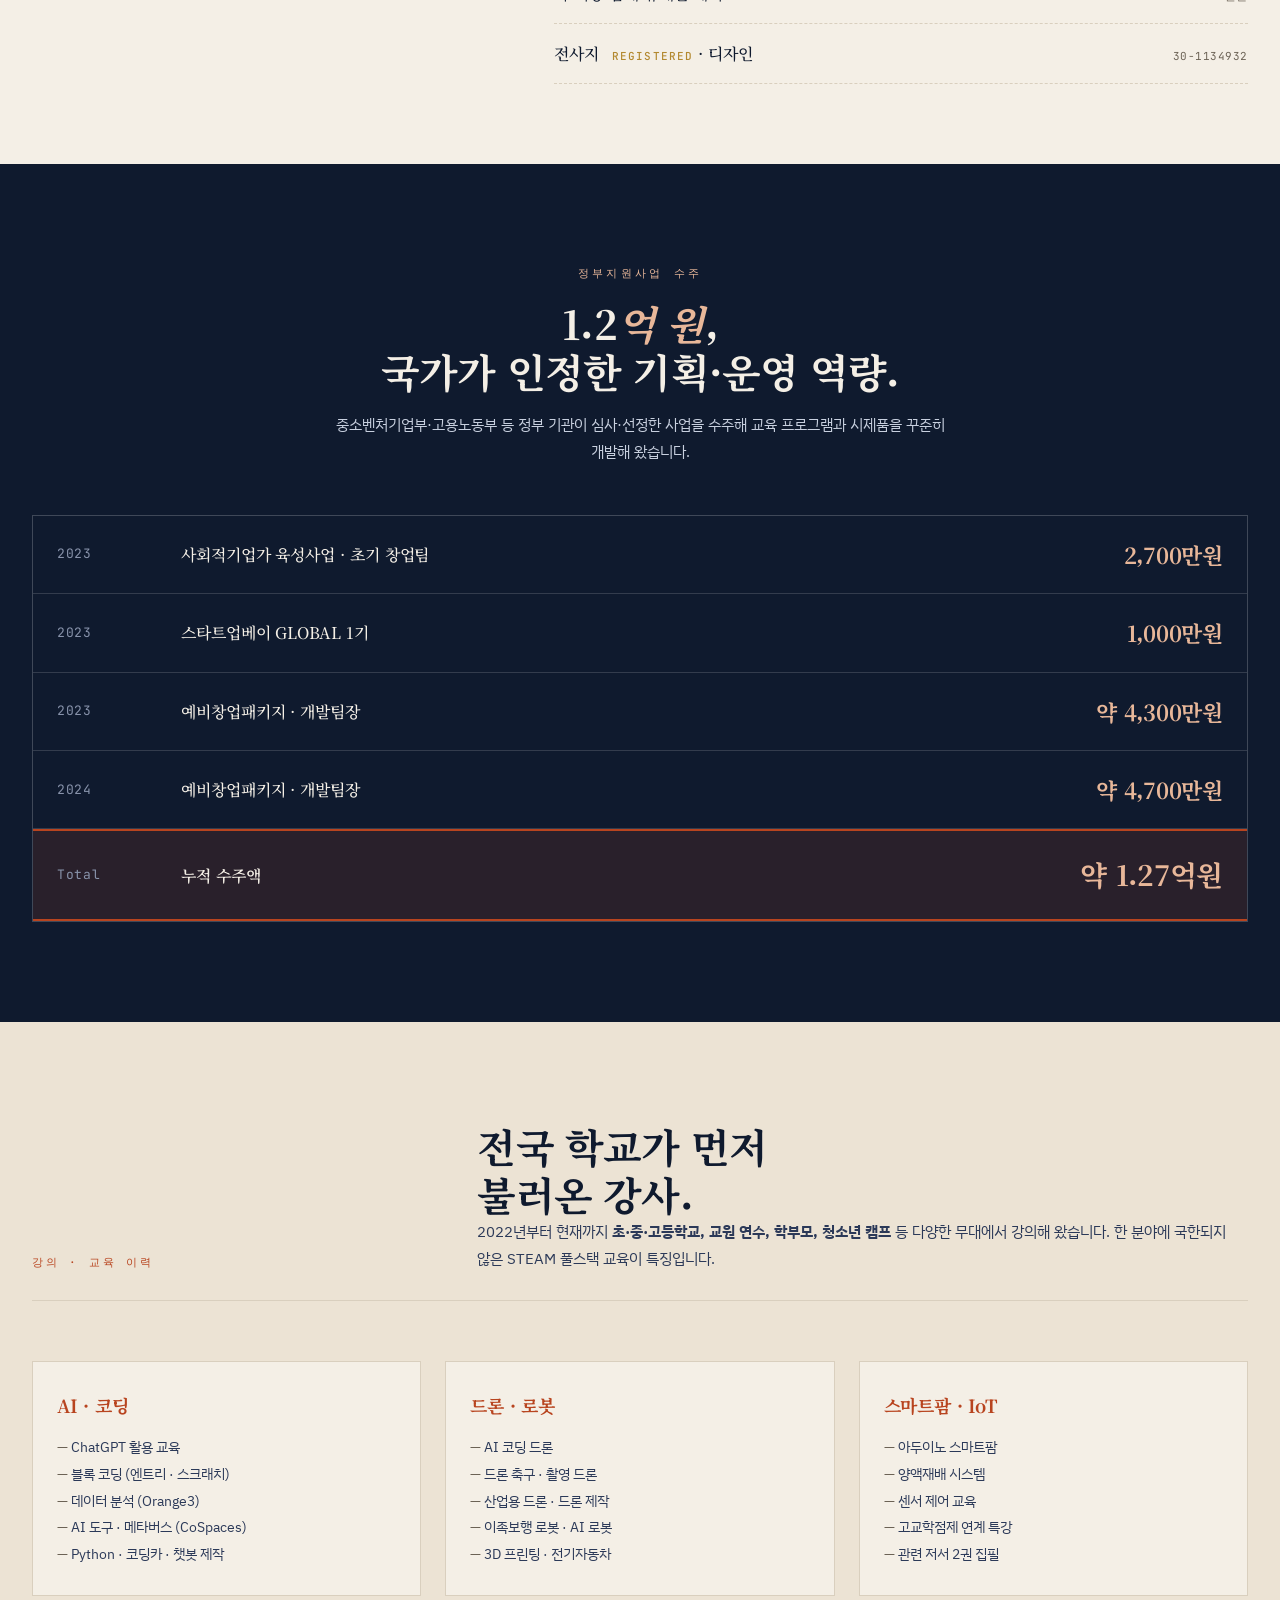
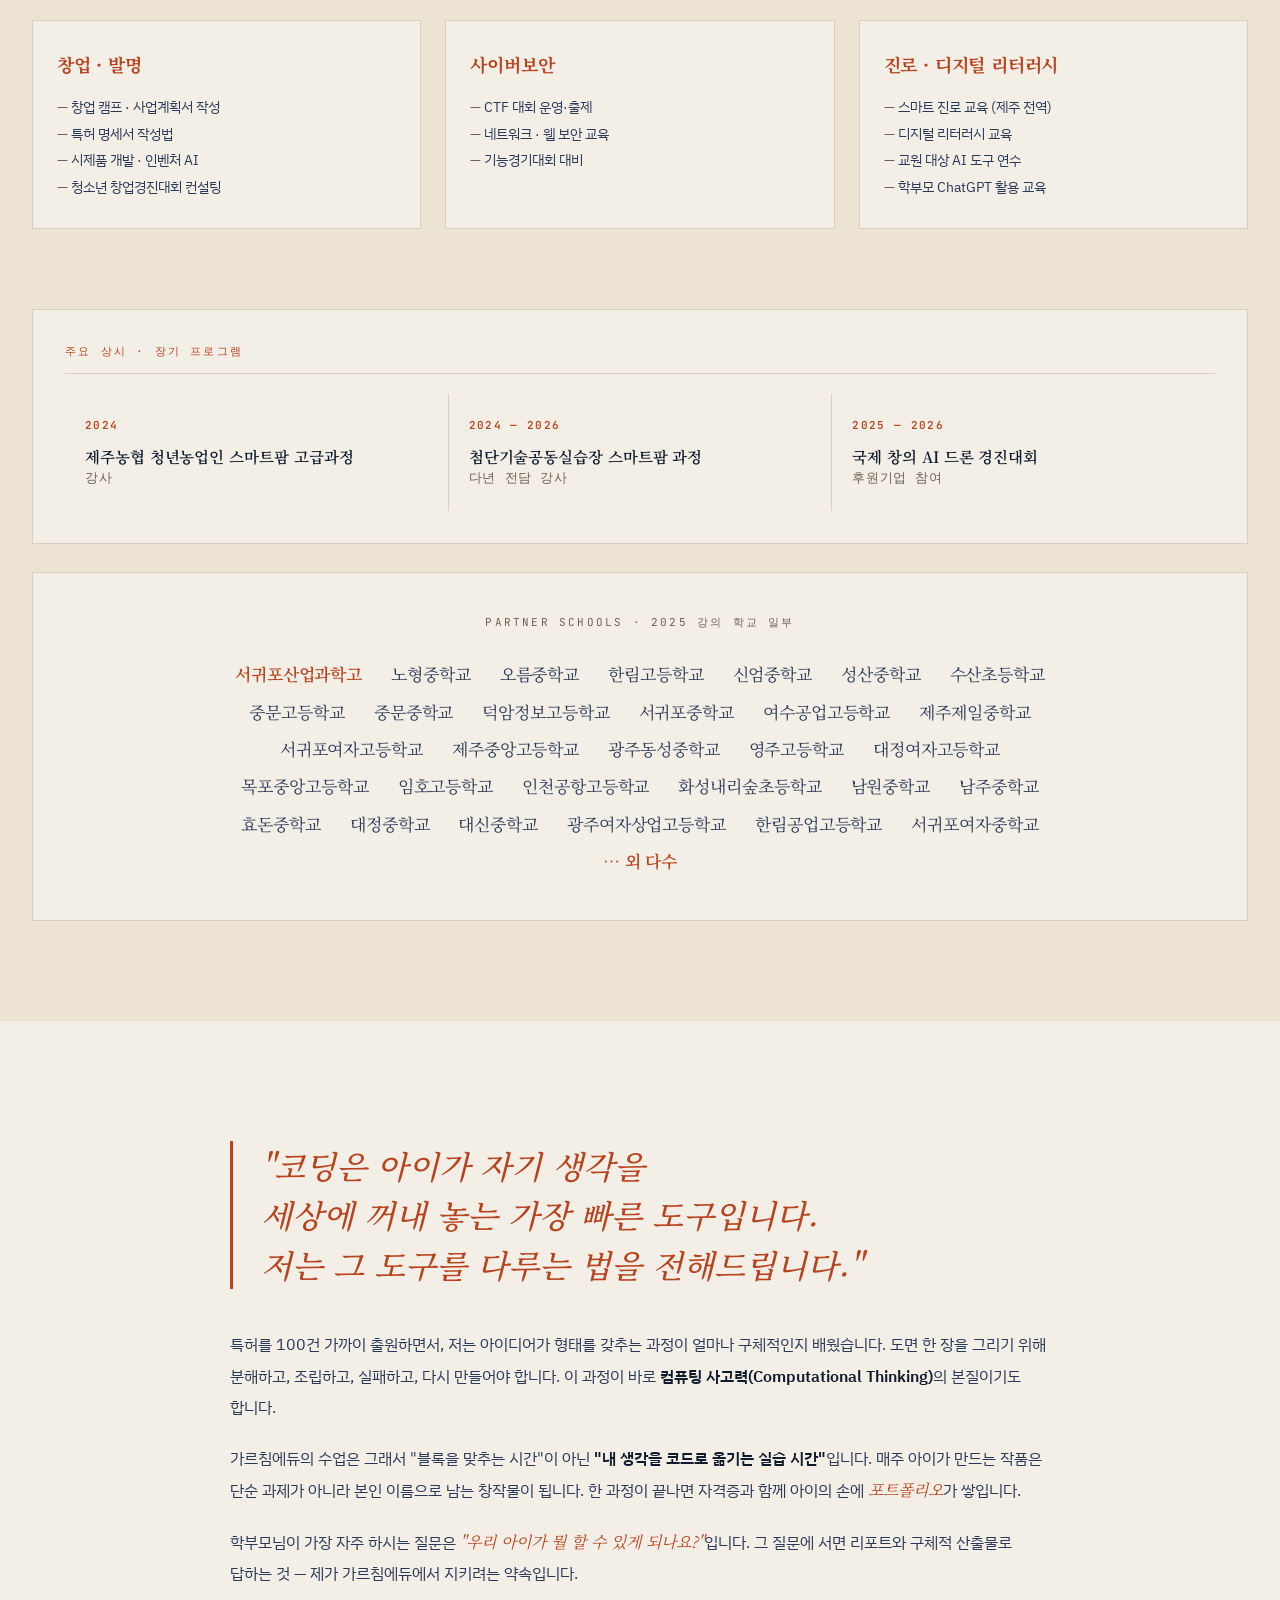
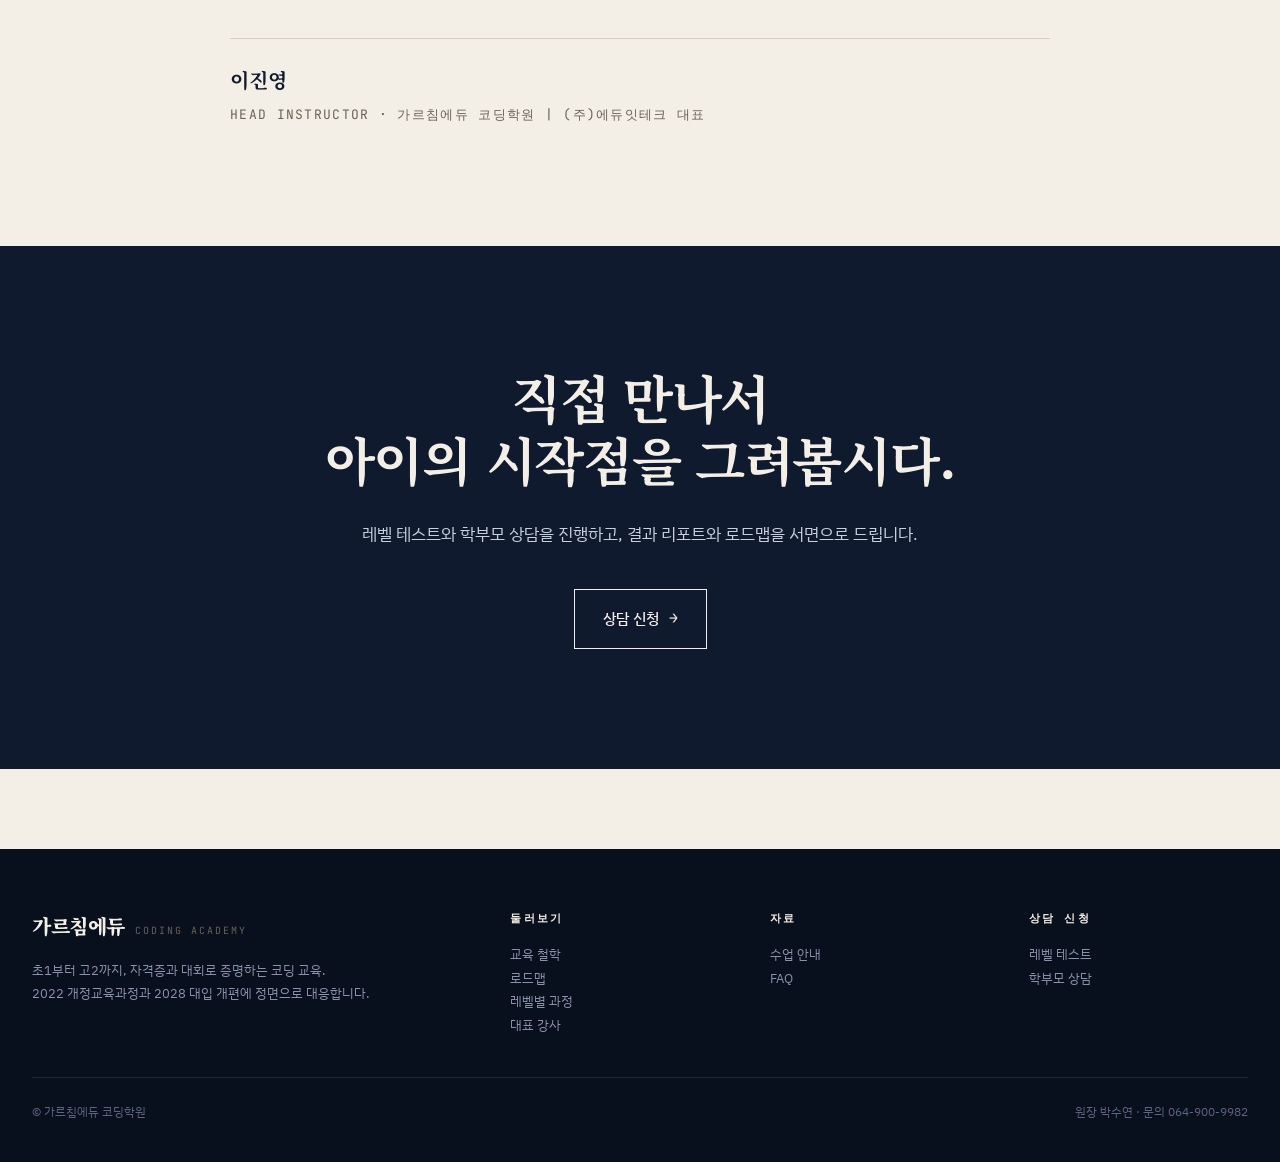
<file: instructor.html>
<!DOCTYPE html>
<html lang="ko">

<head>
  <meta charset="UTF-8">
  <meta name="viewport" content="width=device-width, initial-scale=1.0">
  <title>대표 강사 — 가르침에듀 코딩학원</title>
  <meta name="description" content="이진영 대표 강사 — 특허 88건·저서 4권·장관상 3개를 가진 발명가·창업가.">
  <link rel="preconnect" href="https://fonts.googleapis.com">
  <link rel="preconnect" href="https://fonts.gstatic.com" crossorigin>
  <link
    href="https://fonts.googleapis.com/css2?family=Noto+Serif+KR:wght@400;500;600;700;900&family=IBM+Plex+Sans+KR:wght@300;400;500;600;700&family=JetBrains+Mono:wght@400;500;700&display=swap"
    rel="stylesheet">
  <link rel="stylesheet" href="assets/style.css">
</head>

<body>

  <div data-header></div>

  <main>

    <section class="inst-hero">
      <div class="inst-photo-wrap">
        <img class="inst-photo" src="assets/images/instructor-profile.jpg" alt="이진영 대표 강사">
        <div class="photo-badge">대표 강사<strong>이진영</strong></div>
      </div>

      <div class="inst-intro">
        <div class="label">Head Instructor · 대표 강사</div>
        <h1>이진영</h1>
        <div class="name-en">Lee Jin-young</div>

        <div class="inst-roles">
          <span class="role-chip">가르침에듀 코딩학원 대표 강사</span>
          <span class="role-chip">(주)에듀잇테크 대표이사</span>
          <span class="role-chip">제주대 대학원 컴퓨터공학과</span>
        </div>

        <p class="tagline">
          "만들어 본 사람이,<br>
          만드는 법을 가르칩니다."
        </p>

        <p class="elevator">
          가르침에듀 코딩학원의 대표 강사 이진영은
          <strong>88건의 특허 출원, 30건 이상의 디자인 출원, 4권의 저서</strong>를 가진 실전형 발명가이자 창업가입니다.
          중소벤처기업부 장관상·고용노동부 장관상·농림축산식품부 장관상을 받았고,
          2025년 한 해에만 전국 20여 개 학교에서 <strong>AI·코딩·드론·스마트팜</strong>을 가르쳤습니다.
          본인이 설립한 <em>(주)에듀잇테크</em>를 통해 1.2억 원 이상의 정부지원사업을 수주하며 교육 커리큘럼을 개발해 왔습니다.
        </p>

        <div class="contact-row">
          <div>
            <div class="k">학원 문의</div>
            <div class="v">064-900-9982</div>
          </div>
          <div>
            <div class="k">소속 법인</div>
            <div class="v">(주)에듀잇테크</div>
          </div>
        </div>
      </div>
    </section>

    <section class="impact">
      <div class="impact-inner">
        <div class="impact-head">
          <div class="eyebrow">숫자로 증명합니다</div>
          <h2>이 사람은 <em>이미</em> 해봤습니다.</h2>
        </div>
        <div class="impact-grid">
          <div class="impact-cell">
            <div class="impact-num">88<span class="unit">건</span></div>
            <div class="impact-label">Patents Filed</div>
            <div class="impact-sub">특허 출원<br>(2024.10 기준)</div>
          </div>
          <div class="impact-cell">
            <div class="impact-num">30<span class="unit">건+</span></div>
            <div class="impact-label">Designs Filed</div>
            <div class="impact-sub">디자인 출원</div>
          </div>
          <div class="impact-cell">
            <div class="impact-num">4<span class="unit">권</span></div>
            <div class="impact-label">Books Authored</div>
            <div class="impact-sub">스마트팜·발명·창업 저서</div>
          </div>
          <div class="impact-cell">
            <div class="impact-num">70<span class="unit">회+</span></div>
            <div class="impact-label">Lectures</div>
            <div class="impact-sub">초·중·고·교원<br>강의·캠프</div>
          </div>
          <div class="impact-cell">
            <div class="impact-num">30<span class="unit">곳+</span></div>
            <div class="impact-label">Partners</div>
            <div class="impact-sub">협력 기관·학교</div>
          </div>
        </div>
      </div>
    </section>

    <section class="story">
      <div class="story-inner">
        <h2><em>"만들어 본 경험"</em>을 가르칩니다.</h2>
        <p>
          저는 초등학생 때부터 발명 대회에 참가하며 아이디어를 특허로 만드는 법을 배웠습니다.
          중·고등학생 시절에는 <strong>전국 창업발명 경진대회 대상(중소벤처기업부)</strong>과
          <strong>소셜벤처 경연대회 대상(고용노동부)</strong>을 받으며
          "사람이 만든 아이디어가 사회를 어떻게 바꿀 수 있는지"를 경험했습니다.
        </p>
        <p>
          이후 AI·컴퓨터공학을 전공하며 소프트웨어와 하드웨어를 함께 다루는 법을 익혔고,
          직접 <em>(주)에듀잇테크</em>를 설립해 학생들이 직접 만들고 실험할 수 있는 교육 키트와 커리큘럼을 개발해 왔습니다.
          2023년부터는 사회적기업가 육성사업·예비창업패키지 등
          <strong>1.2억 원 이상의 정부지원사업</strong>을 수주하며 교육 프로그램을 확장해 왔습니다.
        </p>
        <p>
          그러는 동안 줄곧 느꼈습니다.
          <strong>"블록 하나 조립하는 법"</strong>이 아니라
          <strong>"자기 아이디어를 코드로, 제품으로, 이야기로 바꾸는 경험"</strong>이
          아이들에게 가장 큰 자산이 된다는 것을요.
          가르침에듀 코딩학원은 제가 그동안 쌓아온 실전 교육의 경험을
          <em>일반 초·중·고 학생</em>에게 전할 수 있는 무대입니다.
        </p>
      </div>
    </section>

    <section>
      <div class="section-inner">
        <div class="section-head">
          <div>
            <div class="section-num">주요 수상 실적</div>
          </div>
          <div>
            <h2 class="section-title">장관상 4개 포함,<br>전국 · 국제 무대.</h2>
            <p class="section-desc" style="margin-top: 24px;">
              중소벤처기업부, 고용노동부, 농림축산식품부, 제주특별자치도교육감상을 포함해
              창업·발명·사이버보안·과학·ICT 전반에서 다수 수상.
            </p>
          </div>
        </div>

        <div class="award-list">
          <div class="award-item">
            <div class="award-year">2022</div>
            <div class="award-name"><span class="highlight">제15회 전국 창업발명 경진대회 대상</span> · 창업 부문 1위</div>
            <div class="award-issuer"><span class="tag">중소벤처기업부장관상</span></div>
          </div>
          <div class="award-item">
            <div class="award-year">2023</div>
            <div class="award-name"><span class="highlight">소셜벤처 경연대회 대상</span></div>
            <div class="award-issuer"><span class="tag">고용노동부장관상</span></div>
          </div>
          <div class="award-item">
            <div class="award-year">2025</div>
            <div class="award-name">제24회 한국 4-H 대상</div>
            <div class="award-issuer"><span class="tag">농림축산식품부장관상</span></div>
          </div>
          <div class="award-item">
            <div class="award-year">2024</div>
            <div class="award-name">제12회 고졸 취업 성공수기 공모전</div>
            <div class="award-issuer"><span class="tag">제주특별자치도교육감상</span></div>
          </div>
          <div class="award-item">
            <div class="award-year">2022</div>
            <div class="award-name">제주지방대회 사이버보안 직종 <strong style="color:var(--gold);">금상</strong></div>
            <div class="award-issuer">전국기능경기대회 · 제주특별자치도</div>
          </div>
          <div class="award-item">
            <div class="award-year">2022</div>
            <div class="award-name">창의 아이디어 &amp; 발명 디자인 경진대회 중·고등부 <strong style="color:var(--gold);">금상</strong></div>
            <div class="award-issuer">—</div>
          </div>
          <div class="award-item">
            <div class="award-year">2021</div>
            <div class="award-name">제15회 국제 수리·과학 창의대회 <strong style="color:var(--gold);">금상</strong> · 팀 EasyFarm</div>
            <div class="award-issuer">국제 대회</div>
          </div>
          <div class="award-item">
            <div class="award-year">2021</div>
            <div class="award-name">서울시 창업생태계 이니셔티브 스타트업 데모데이 <strong style="color:var(--gold);">특별세션 금상</strong></div>
            <div class="award-issuer">—</div>
          </div>
          <div class="award-item">
            <div class="award-year">2025</div>
            <div class="award-name">제주 ICT 페스티벌 AI 영상콘텐츠 공모전 <strong style="color:var(--gold);">금상</strong></div>
            <div class="award-issuer">—</div>
          </div>
          <div class="award-item">
            <div class="award-year">2020·2022</div>
            <div class="award-name">대한민국 학생 발명 전시회 입상 2회 · 제33회, 제35회</div>
            <div class="award-issuer">—</div>
          </div>
        </div>

        <p class="ornament">❦</p>
        <p
          style="text-align: center; font-family: var(--serif); font-style: italic; font-size: 16px; color: var(--ink-soft);">
          이 외에도 기능경기대회·4-H·논문 발표 등 다수 수상
        </p>
      </div>
    </section>

    <section class="books-wrap">
      <div class="books-inner">
        <div class="books-head">
          <div>
            <div class="eyebrow">저서</div>
          </div>
          <div>
            <h2>네 권의 책으로<br>교육 철학을 정리했습니다.</h2>
            <p>
              스크래치 코딩부터 발명 방법론, 창업 실전까지 — 각각의 저서가 가르침에듀 커리큘럼의 이론적 뼈대를 이룹니다.
            </p>
          </div>
        </div>

        <div class="books-grid">
          <article class="book-card">
            <div class="book-cover">
              <img src="assets/images/book-smartfarm.jpg" alt="『스크래치로 배우는 스마트팜』 표지" loading="lazy">
            </div>
            <div class="book-meta">
              <div class="book-title">스크래치로 배우는 스마트팜</div>
              <div class="book-sub">2022 · 단독 저자</div>
            </div>
          </article>

          <article class="book-card">
            <div class="book-cover">
              <img src="assets/images/book-invention.jpg" alt="『발명으로 미래를 열다』 표지" loading="lazy">
            </div>
            <div class="book-meta">
              <div class="book-title">발명으로 미래를 열다</div>
              <div class="book-sub">2025 · 공동 저자</div>
            </div>
          </article>

          <article class="book-card">
            <div class="book-cover">
              <img src="assets/images/book-startup-high.jpg" alt="『나만 알고 싶은 창업 끝판왕 · 고등·성인편』 표지" loading="lazy">
            </div>
            <div class="book-meta">
              <div class="book-title">창업 끝판왕 · 고등·성인편</div>
              <div class="book-sub">2025 · 공동 저자</div>
            </div>
          </article>

          <article class="book-card">
            <div class="book-cover">
              <img src="assets/images/book-startup-elem.jpg" alt="『나만 알고 싶은 창업 끝판왕 · 초·중등편』 표지" loading="lazy">
            </div>
            <div class="book-meta">
              <div class="book-title">창업 끝판왕 · 초·중등편</div>
              <div class="book-sub">2025 · 공동 저자</div>
            </div>
          </article>
        </div>
      </div>
    </section>

    <section>
      <div class="section-inner">
        <div class="patents-grid">
          <div class="patents-headline">
            <div class="section-num" style="margin-bottom: 16px;">지식재산권</div>
            <h2>생각은 <em>특허</em>가 되었을 때<br>비로소 증명됩니다.</h2>
            <p>
              한 사람이 출원한 <strong>88건의 특허</strong>, <strong>30건 이상의 디자인</strong>.
              각 출원은 아이디어 단계에서 끝난 것이 아니라 도면·명세서 작성과 심사를 거친 결과물입니다.
              아이들에게 "특허 명세서 작성법"을 직접 가르칠 수 있는 이유입니다.
            </p>

            <div class="patent-stats">
              <div class="patent-stat">
                <div class="num">88</div>
                <div class="lbl">특허 출원</div>
              </div>
              <div class="patent-stat">
                <div class="num">3</div>
                <div class="lbl">특허 등록</div>
              </div>
              <div class="patent-stat">
                <div class="num">30+</div>
                <div class="lbl">디자인 출원</div>
              </div>
            </div>
          </div>

          <div>
            <div
              style="font-family: var(--mono); font-size: 11px; letter-spacing: 0.2em; color: var(--accent); text-transform: uppercase; margin-bottom: 16px;">
              주요 등록·출원 사례
            </div>
            <ul class="patent-samples">
              <li>
                <div class="name">마스크 <em>REGISTERED</em></div>
                <div class="num">10-2416192</div>
              </li>
              <li>
                <div class="name">책 쓰러짐 방지 장치 <em>REGISTERED</em></div>
                <div class="num">10-2779214</div>
              </li>
              <li>
                <div class="name">제가습 화분 장치 <em>REGISTERED</em></div>
                <div class="num">10-2840955</div>
              </li>
              <li>
                <div class="name">다기능 물넘침 방지 장치</div>
                <div class="num">출원</div>
              </li>
              <li>
                <div class="name">안전 요리 골무</div>
                <div class="num">출원</div>
              </li>
              <li>
                <div class="name">픽세이션 마스크</div>
                <div class="num">출원</div>
              </li>
              <li>
                <div class="name">자 기능 탑재 휴대폰 케이스</div>
                <div class="num">출원</div>
              </li>
              <li>
                <div class="name">전사지 <em>REGISTERED</em> · 디자인</div>
                <div class="num">30-1134932</div>
              </li>
            </ul>
          </div>
        </div>
      </div>
    </section>

    <section class="gov-wrap">
      <div class="gov-inner">
        <div class="gov-head">
          <div class="eyebrow">정부지원사업 수주</div>
          <h2>1.2<span style="color:var(--accent-soft); font-style: italic;">억 원</span>,<br>국가가 인정한 기획·운영 역량.</h2>
          <p class="sub">
            중소벤처기업부·고용노동부 등 정부 기관이 심사·선정한 사업을 수주해
            교육 프로그램과 시제품을 꾸준히 개발해 왔습니다.
          </p>
        </div>

        <div class="gov-table">
          <div class="gov-row">
            <div class="gov-year">2023</div>
            <div class="gov-name">사회적기업가 육성사업 · 초기 창업팀</div>
            <div class="gov-amount">2,700만원</div>
          </div>
          <div class="gov-row">
            <div class="gov-year">2023</div>
            <div class="gov-name">스타트업베이 GLOBAL 1기</div>
            <div class="gov-amount">1,000만원</div>
          </div>
          <div class="gov-row">
            <div class="gov-year">2023</div>
            <div class="gov-name">예비창업패키지 · 개발팀장</div>
            <div class="gov-amount">약 4,300만원</div>
          </div>
          <div class="gov-row">
            <div class="gov-year">2024</div>
            <div class="gov-name">예비창업패키지 · 개발팀장</div>
            <div class="gov-amount">약 4,700만원</div>
          </div>
          <div class="gov-row total">
            <div class="gov-year">Total</div>
            <div class="gov-name">누적 수주액</div>
            <div class="gov-amount">약 1.27억원</div>
          </div>
        </div>
      </div>
    </section>

    <section class="teaching">
      <div class="teaching-inner">
        <div class="teaching-head">
          <div>
            <div class="eyebrow">강의 · 교육 이력</div>
          </div>
          <div>
            <h2>전국 학교가 먼저<br>불러온 강사.</h2>
            <p>
              2022년부터 현재까지 <strong>초·중·고등학교, 교원 연수, 학부모, 청소년 캠프</strong> 등
              다양한 무대에서 강의해 왔습니다. 한 분야에 국한되지 않은 STEAM 풀스택 교육이 특징입니다.
            </p>
          </div>
        </div>

        <div class="subject-grid">
          <div class="subject-card">
            <h4>AI · 코딩</h4>
            <ul>
              <li>ChatGPT 활용 교육</li>
              <li>블록 코딩 (엔트리 · 스크래치)</li>
              <li>데이터 분석 (Orange3)</li>
              <li>AI 도구 · 메타버스 (CoSpaces)</li>
              <li>Python · 코딩카 · 챗봇 제작</li>
            </ul>
          </div>
          <div class="subject-card">
            <h4>드론 · 로봇</h4>
            <ul>
              <li>AI 코딩 드론</li>
              <li>드론 축구 · 촬영 드론</li>
              <li>산업용 드론 · 드론 제작</li>
              <li>이족보행 로봇 · AI 로봇</li>
              <li>3D 프린팅 · 전기자동차</li>
            </ul>
          </div>
          <div class="subject-card">
            <h4>스마트팜 · IoT</h4>
            <ul>
              <li>아두이노 스마트팜</li>
              <li>양액재배 시스템</li>
              <li>센서 제어 교육</li>
              <li>고교학점제 연계 특강</li>
              <li>관련 저서 2권 집필</li>
            </ul>
          </div>
          <div class="subject-card">
            <h4>창업 · 발명</h4>
            <ul>
              <li>창업 캠프 · 사업계획서 작성</li>
              <li>특허 명세서 작성법</li>
              <li>시제품 개발 · 인벤처 AI</li>
              <li>청소년 창업경진대회 컨설팅</li>
            </ul>
          </div>
          <div class="subject-card">
            <h4>사이버보안</h4>
            <ul>
              <li>CTF 대회 운영·출제</li>
              <li>네트워크 · 웹 보안 교육</li>
              <li>기능경기대회 대비</li>
            </ul>
          </div>
          <div class="subject-card">
            <h4>진로 · 디지털 리터러시</h4>
            <ul>
              <li>스마트 진로 교육 (제주 전역)</li>
              <li>디지털 리터러시 교육</li>
              <li>교원 대상 AI 도구 연수</li>
              <li>학부모 ChatGPT 활용 교육</li>
            </ul>
          </div>
        </div>

        <div class="ongoing-programs">
          <div class="ongoing-head">주요 상시 · 장기 프로그램</div>
          <div class="ongoing-grid">
            <div class="ongoing-item">
              <div class="ongoing-year">2024</div>
              <div class="ongoing-body">
                <div class="ongoing-title">제주농협 청년농업인 스마트팜 고급과정</div>
                <div class="ongoing-role">강사</div>
              </div>
            </div>
            <div class="ongoing-item">
              <div class="ongoing-year">2024 — 2026</div>
              <div class="ongoing-body">
                <div class="ongoing-title">첨단기술공동실습장 스마트팜 과정</div>
                <div class="ongoing-role">다년 전담 강사</div>
              </div>
            </div>
            <div class="ongoing-item">
              <div class="ongoing-year">2025 — 2026</div>
              <div class="ongoing-body">
                <div class="ongoing-title">국제 창의 AI 드론 경진대회</div>
                <div class="ongoing-role">후원기업 참여</div>
              </div>
            </div>
          </div>
        </div>

        <div class="school-cloud">
          <div class="head">Partner Schools · 2025 강의 학교 일부</div>
          <div class="list">
            <span class="highlight">서귀포산업과학고</span>
            <span>노형중학교</span>
            <span>오름중학교</span>
            <span>한림고등학교</span>
            <span>신엄중학교</span>
            <span>성산중학교</span>
            <span>수산초등학교</span>
            <span>중문고등학교</span>
            <span>중문중학교</span>
            <span>덕암정보고등학교</span>
            <span>서귀포중학교</span>
            <span>여수공업고등학교</span>
            <span>제주제일중학교</span>
            <span>서귀포여자고등학교</span>
            <span>제주중앙고등학교</span>
            <span>광주동성중학교</span>
            <span>영주고등학교</span>
            <span>대정여자고등학교</span>
            <span>목포중앙고등학교</span>
            <span>임호고등학교</span>
            <span>인천공항고등학교</span>
            <span>화성내리숲초등학교</span>
            <span>남원중학교</span>
            <span>남주중학교</span>
            <span>효돈중학교</span>
            <span>대정중학교</span>
            <span>대신중학교</span>
            <span>광주여자상업고등학교</span>
            <span>한림공업고등학교</span>
            <span>서귀포여자중학교</span>
            <span class="highlight">… 외 다수</span>
          </div>
        </div>
      </div>
    </section>

    <section class="voice">
      <div class="voice-inner">
        <blockquote>
          "코딩은 아이가 자기 생각을<br>
          세상에 꺼내 놓는 가장 빠른 도구입니다.<br>
          저는 그 도구를 다루는 법을 전해드립니다."
        </blockquote>
        <p>
          특허를 100건 가까이 출원하면서, 저는 아이디어가 형태를 갖추는 과정이 얼마나 구체적인지 배웠습니다.
          도면 한 장을 그리기 위해 분해하고, 조립하고, 실패하고, 다시 만들어야 합니다.
          이 과정이 바로 <strong>컴퓨팅 사고력(Computational Thinking)</strong>의 본질이기도 합니다.
        </p>
        <p>
          가르침에듀의 수업은 그래서 "블록을 맞추는 시간"이 아닌
          <strong>"내 생각을 코드로 옮기는 실습 시간"</strong>입니다.
          매주 아이가 만드는 작품은 단순 과제가 아니라 본인 이름으로 남는 창작물이 됩니다.
          한 과정이 끝나면 자격증과 함께 아이의 손에 <em>포트폴리오</em>가 쌓입니다.
        </p>
        <p>
          학부모님이 가장 자주 하시는 질문은 <em>"우리 아이가 뭘 할 수 있게 되나요?"</em>입니다.
          그 질문에 서면 리포트와 구체적 산출물로 답하는 것 —
          제가 가르침에듀에서 지키려는 약속입니다.
        </p>

        <div class="sig">
          <strong>이진영</strong>
          <span class="role">Head Instructor · 가르침에듀 코딩학원 | (주)에듀잇테크 대표</span>
        </div>
      </div>
    </section>

    <section class="cta-dark">
      <div class="inner">
        <h2>직접 만나서<br>아이의 시작점을 그려봅시다.</h2>
        <p>레벨 테스트와 학부모 상담을 진행하고, 결과 리포트와 로드맵을 서면으로 드립니다.</p>
        <a href="contact.html" class="btn btn-ghost" style="color: var(--paper); border-color: var(--paper);">상담 신청
          <span class="arrow">→</span></a>
      </div>
    </section>

  </main>

  <div data-footer></div>

  <script src="assets/script.js"></script>
</body>

</html>
</file>
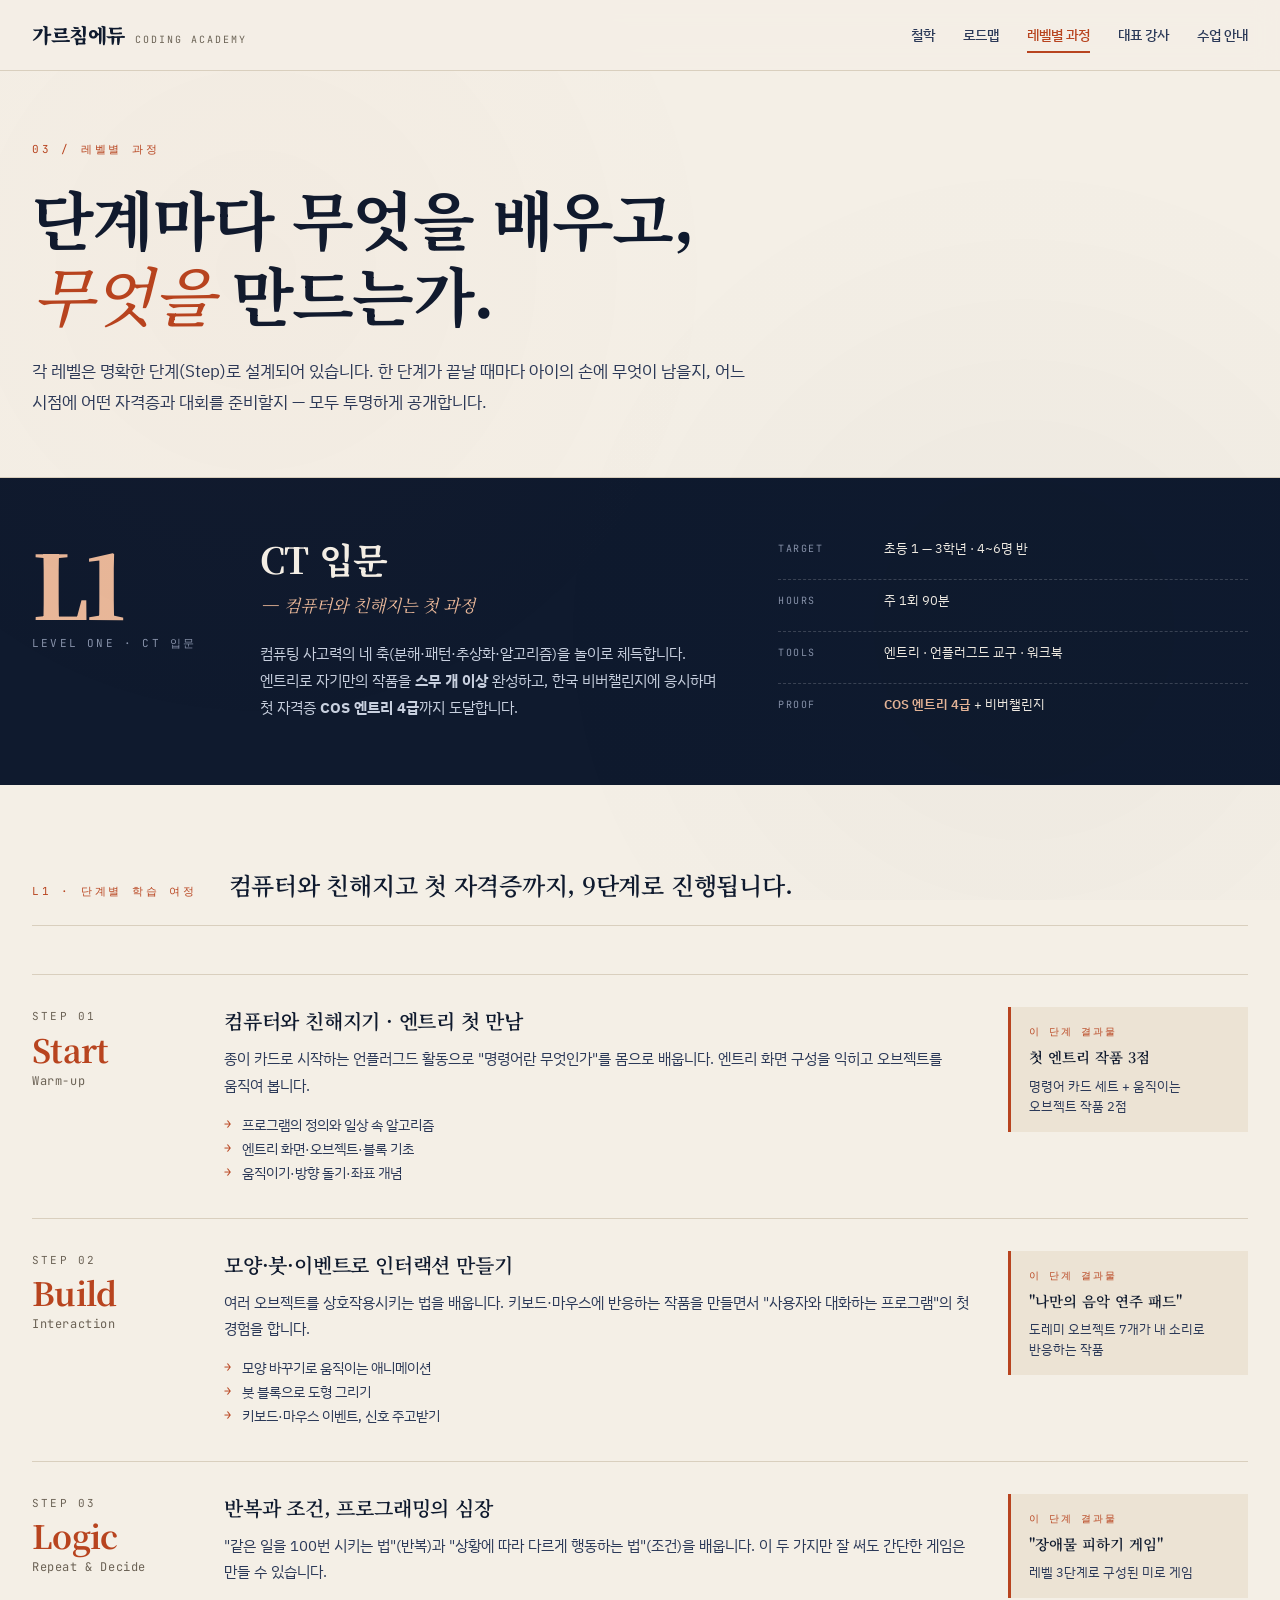
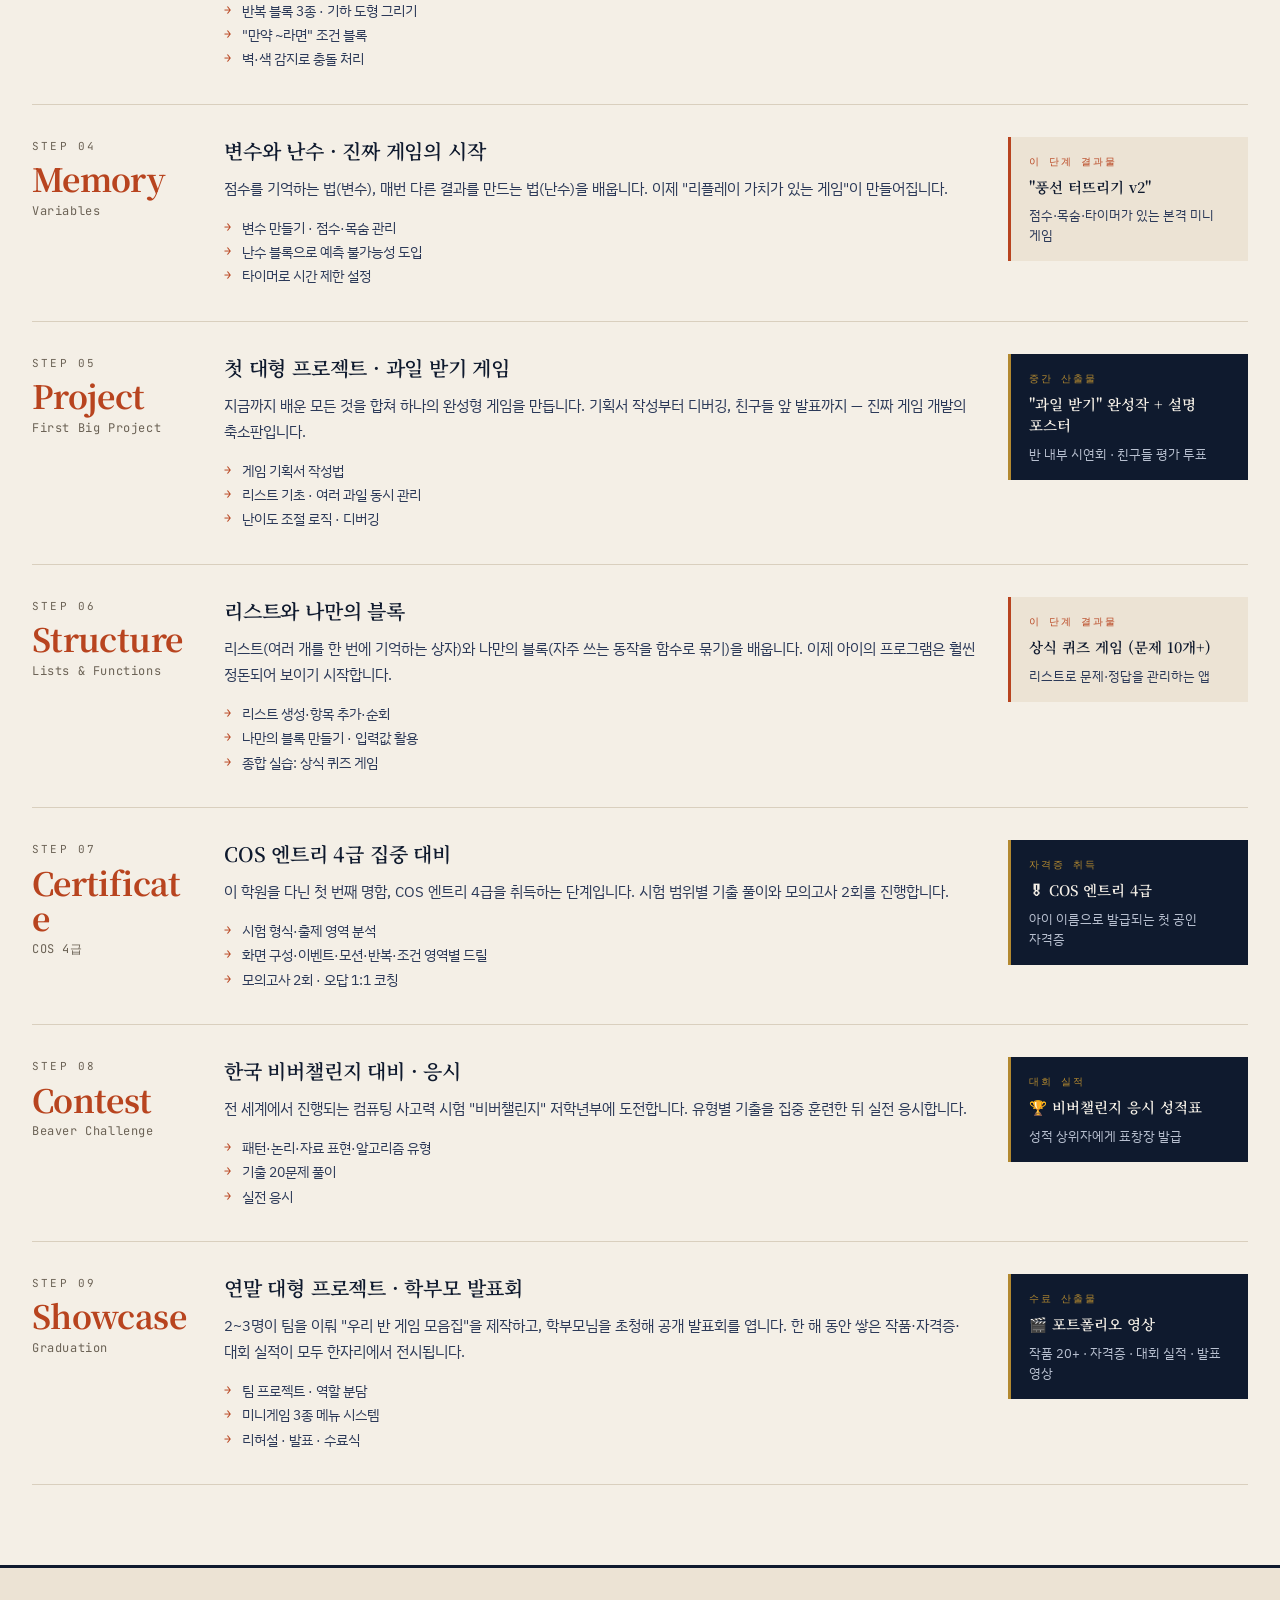
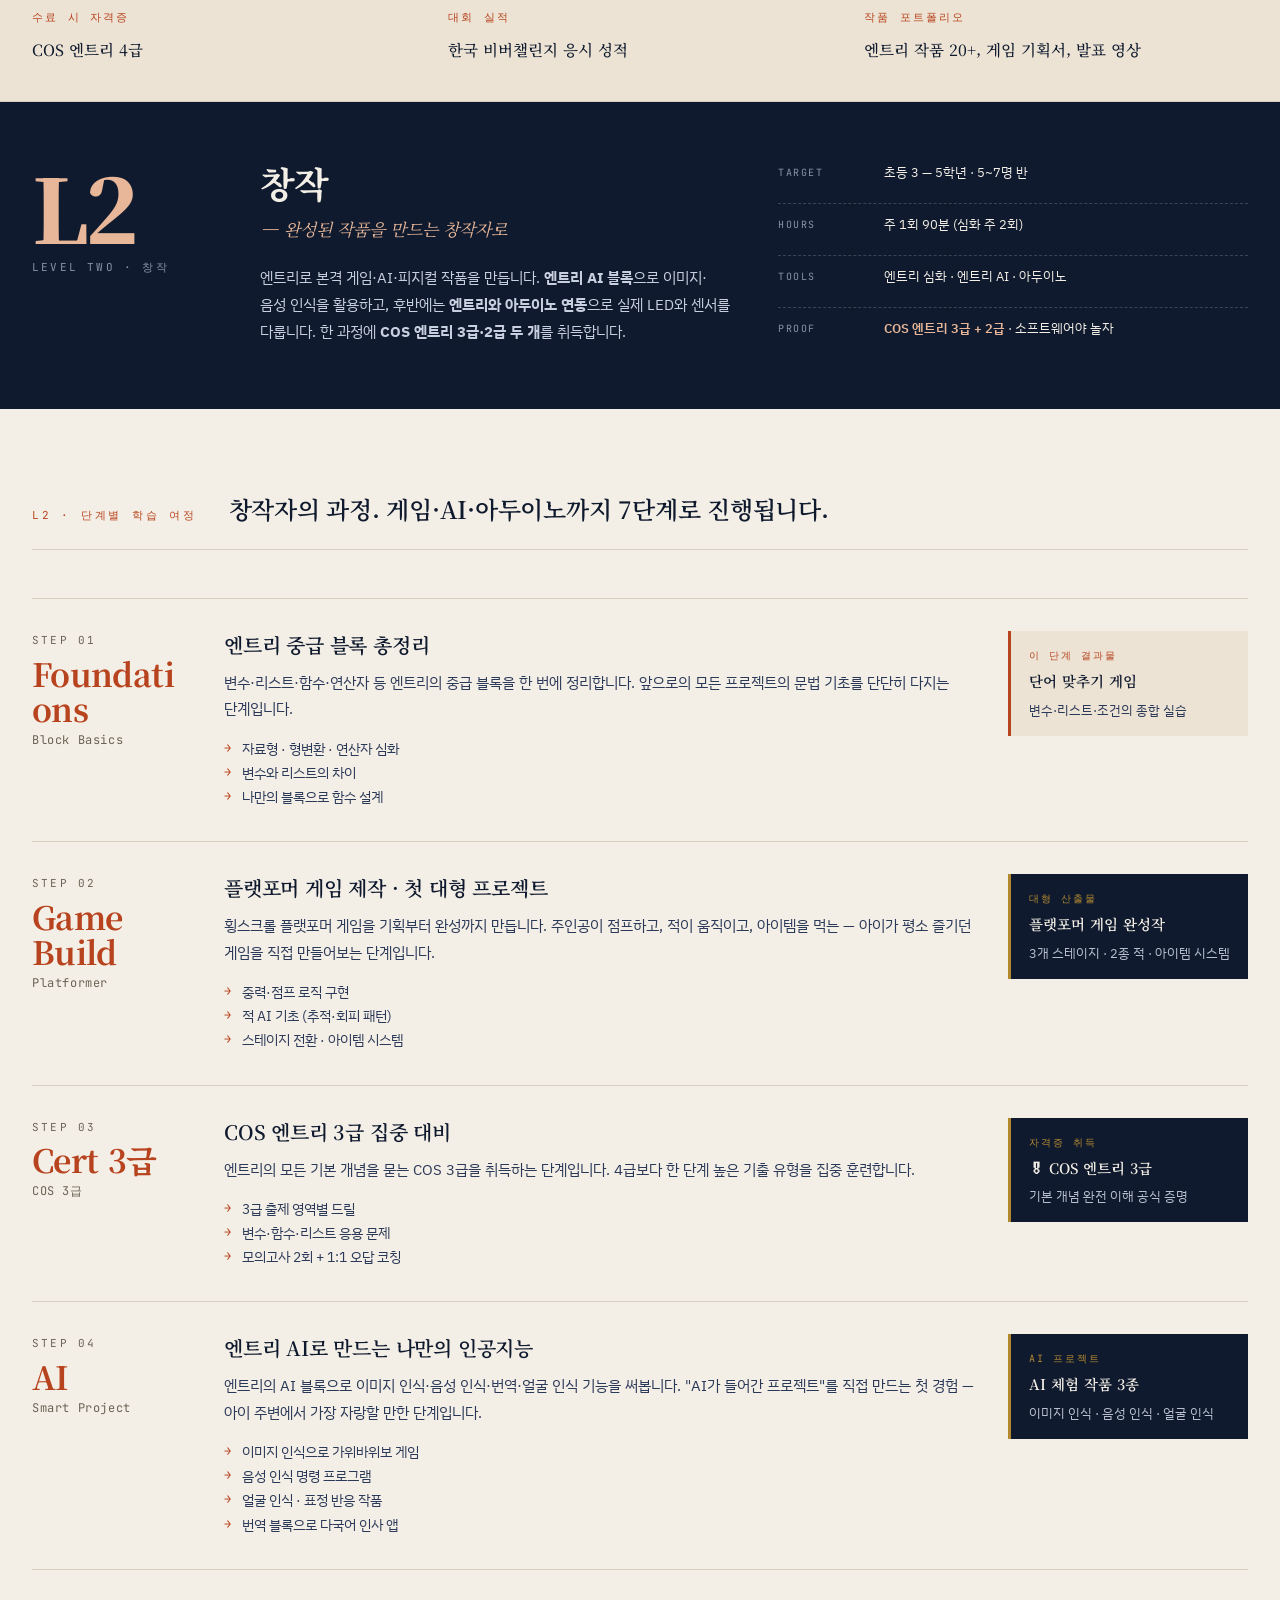
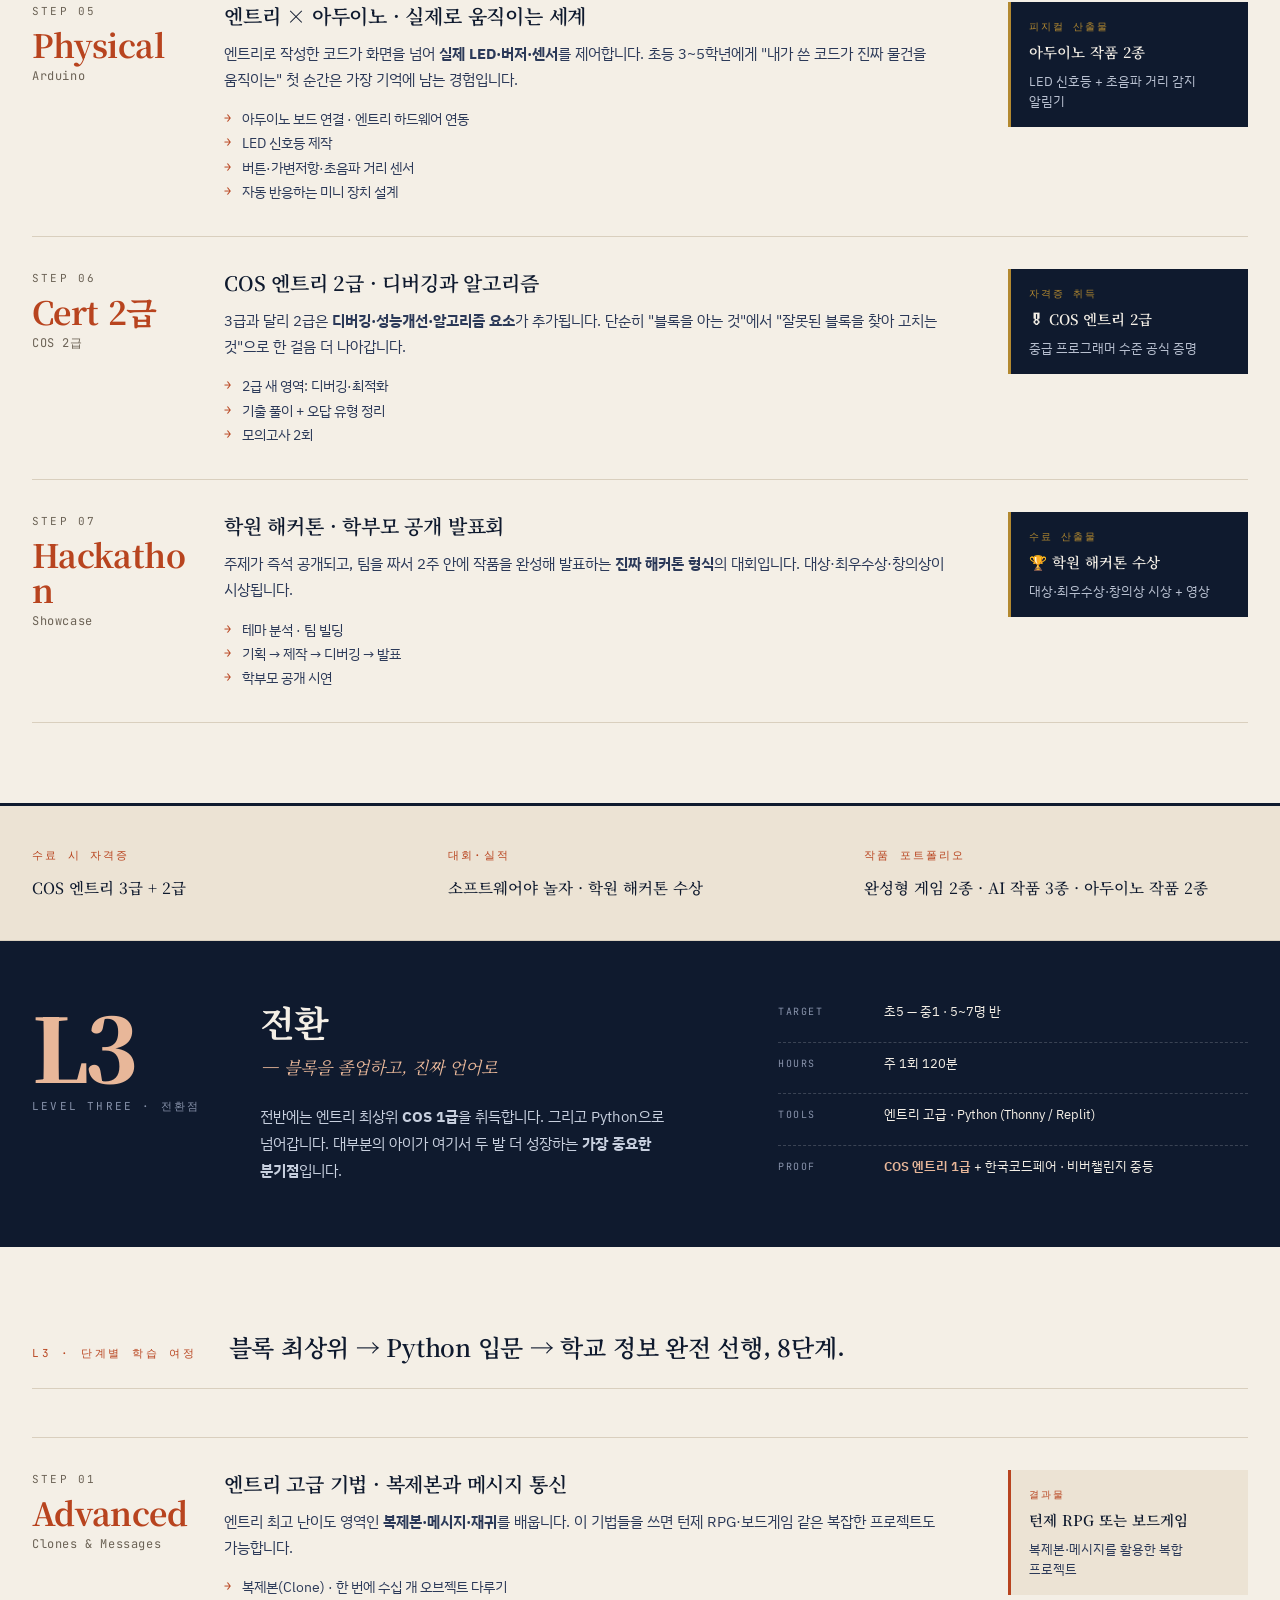
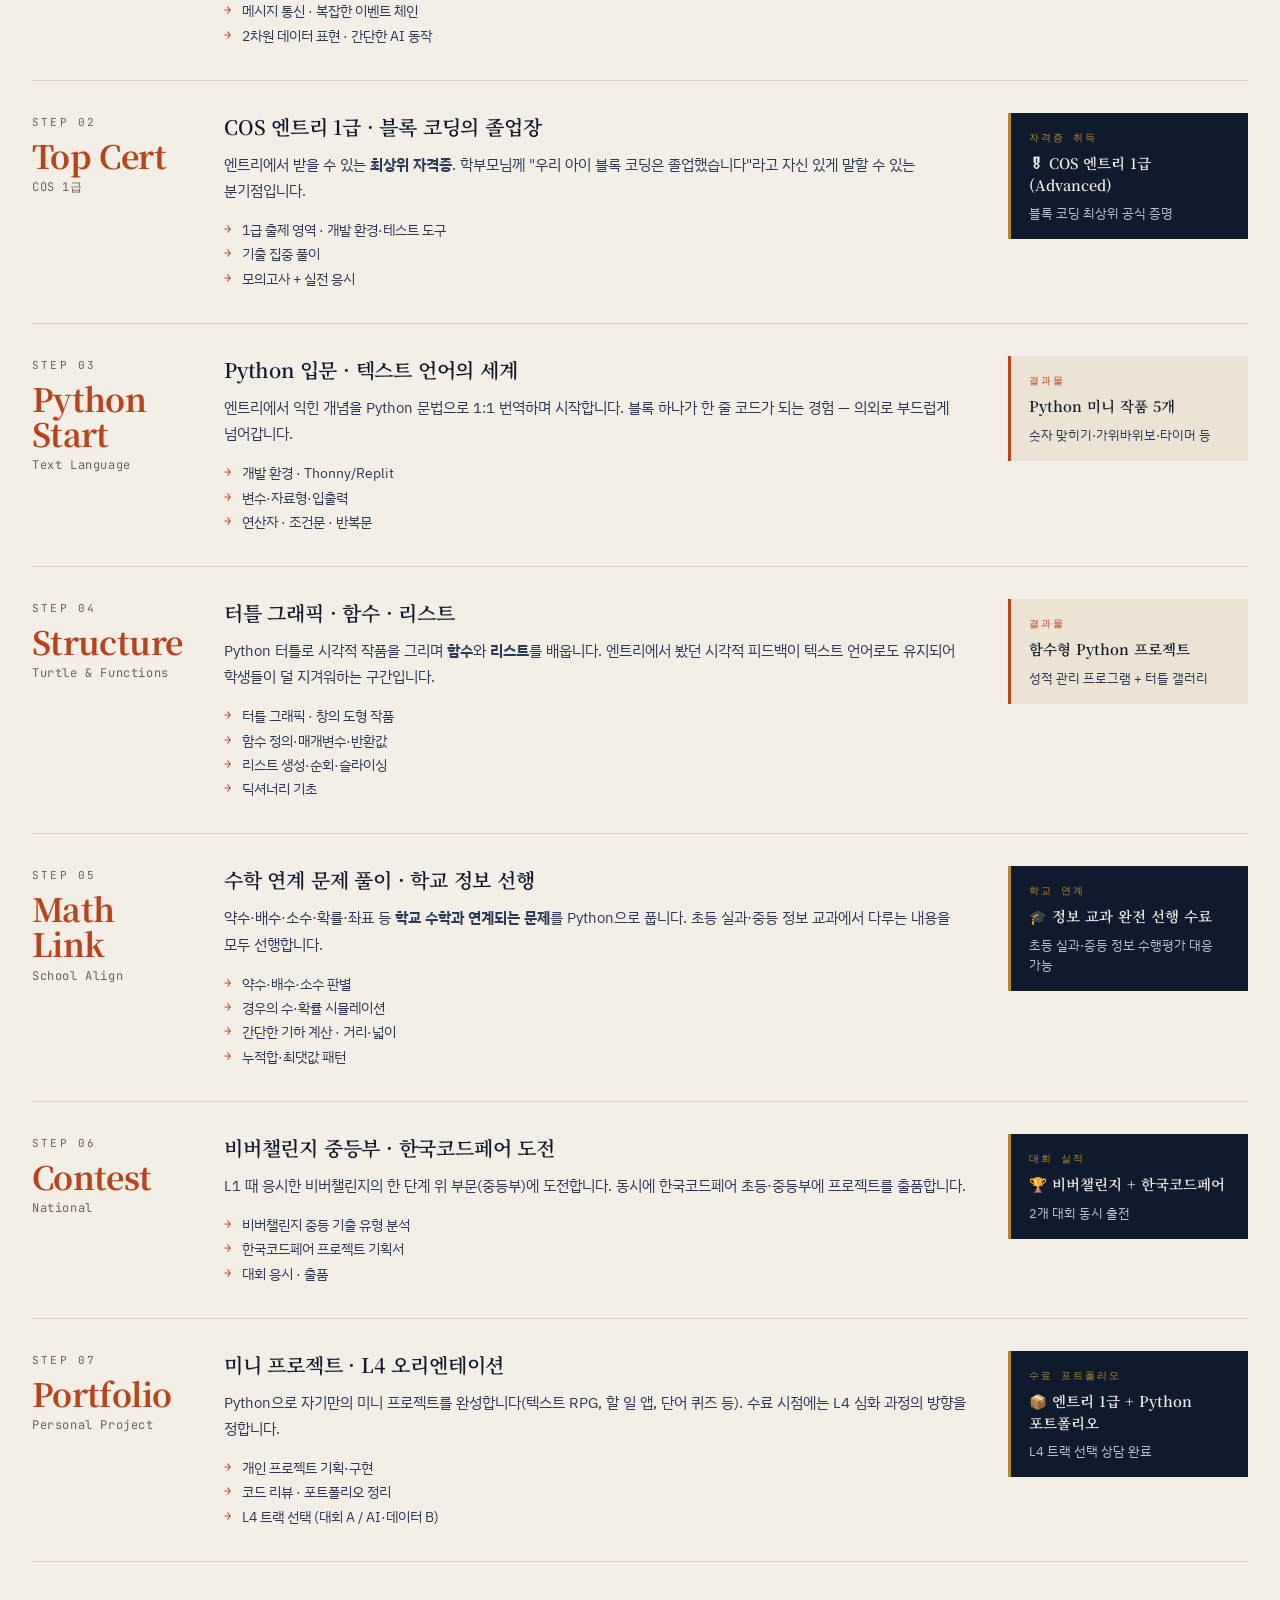
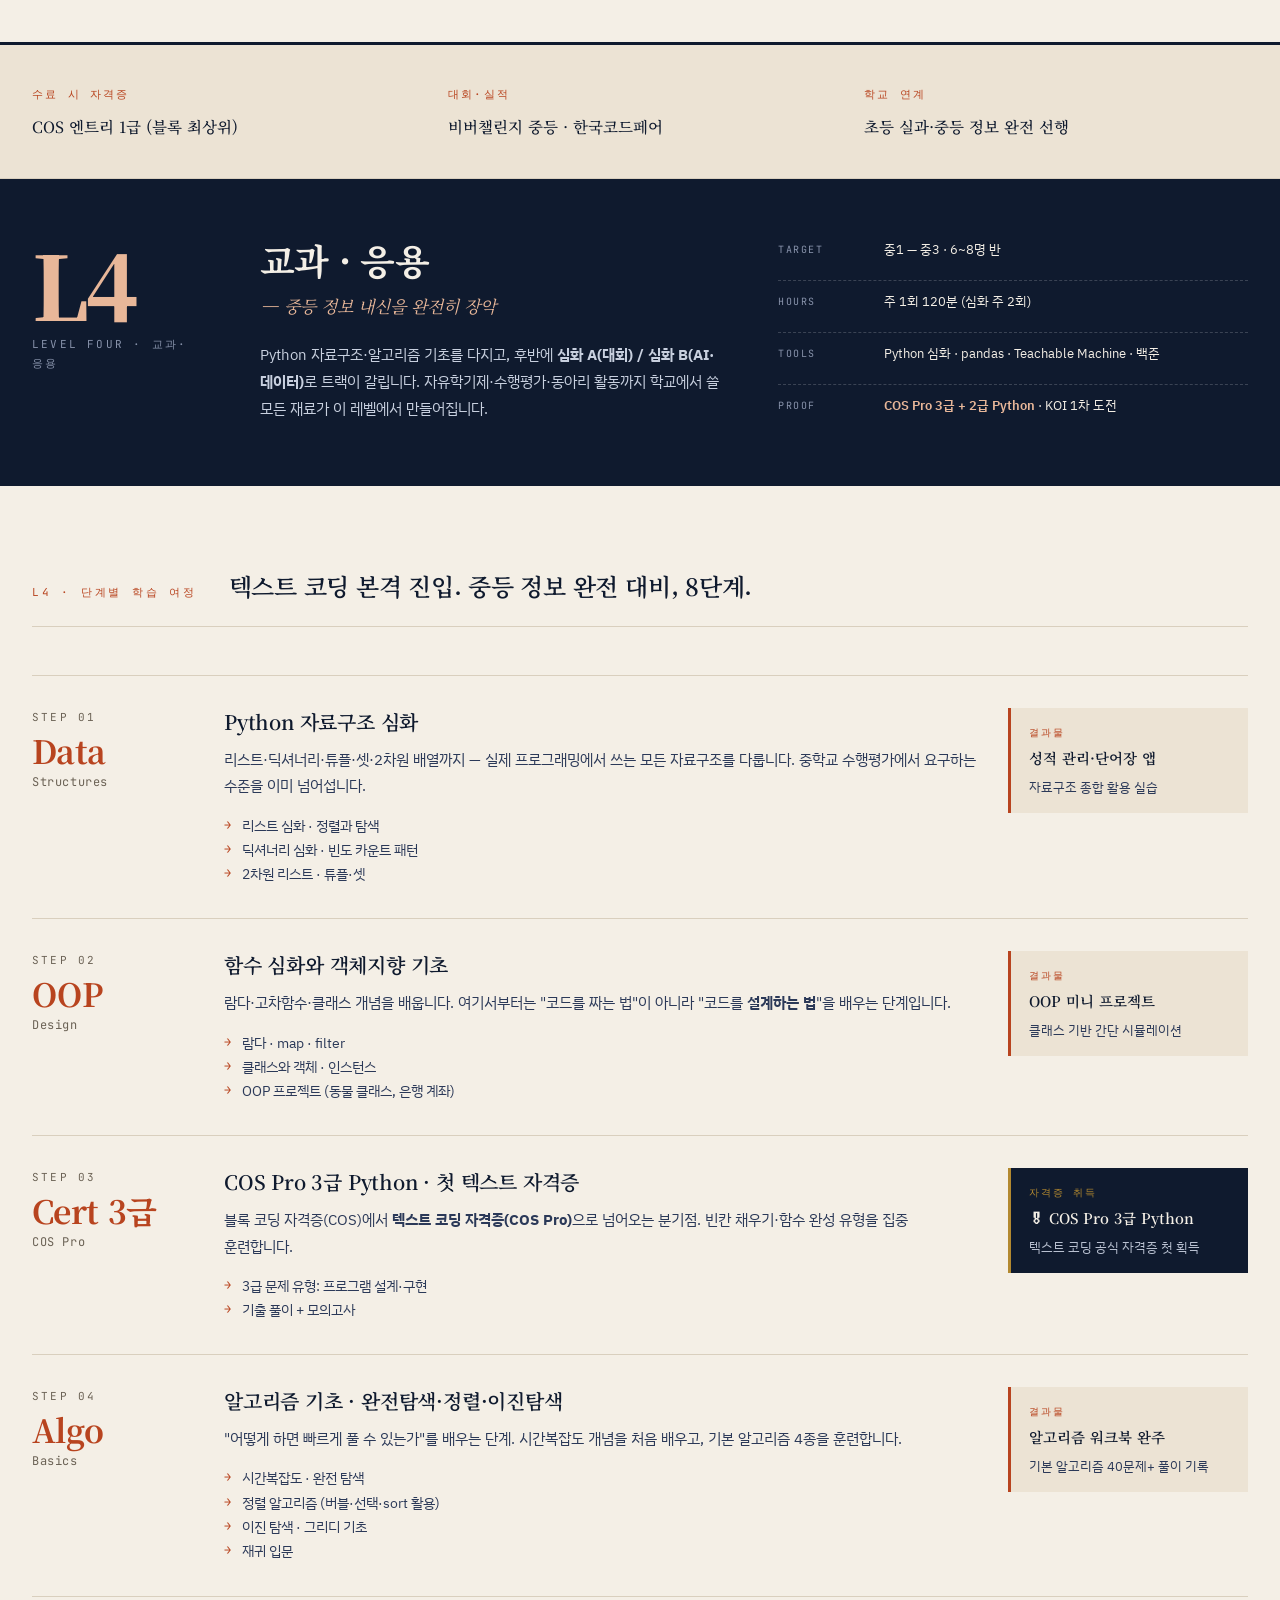
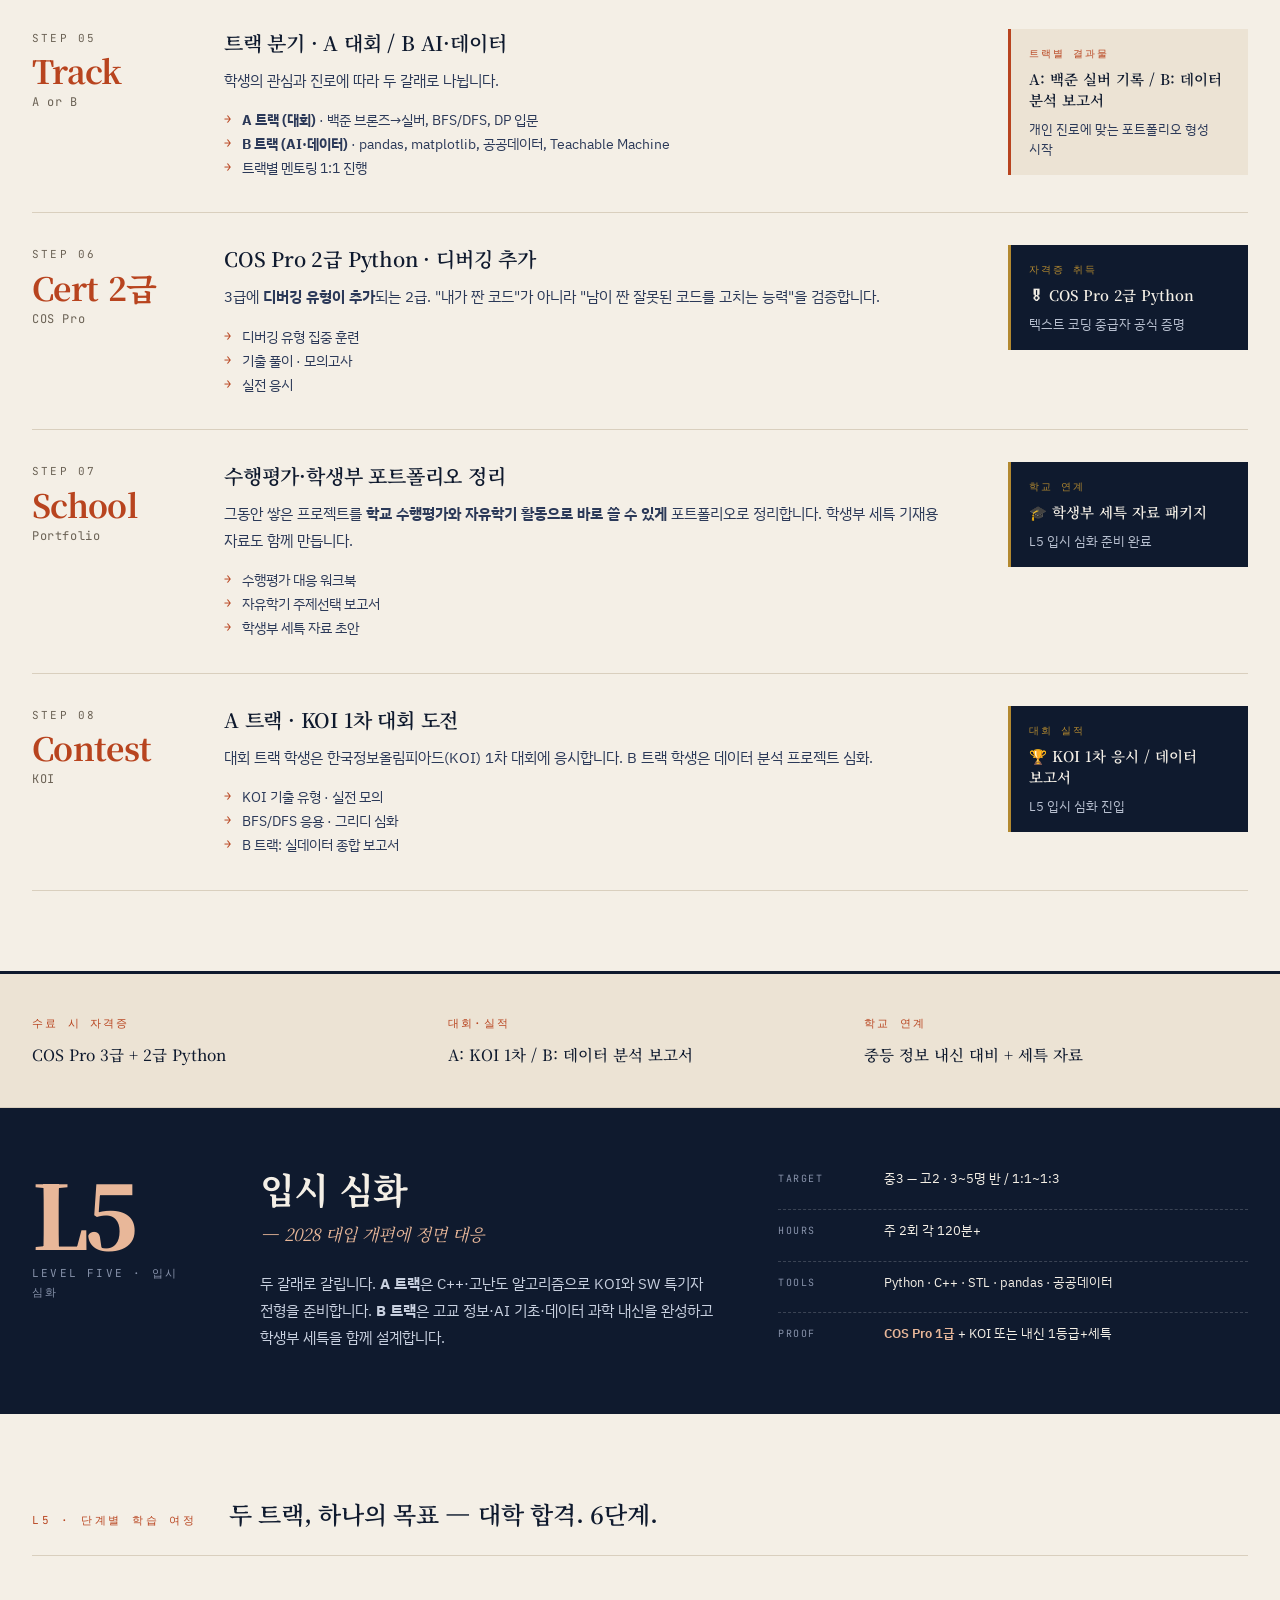
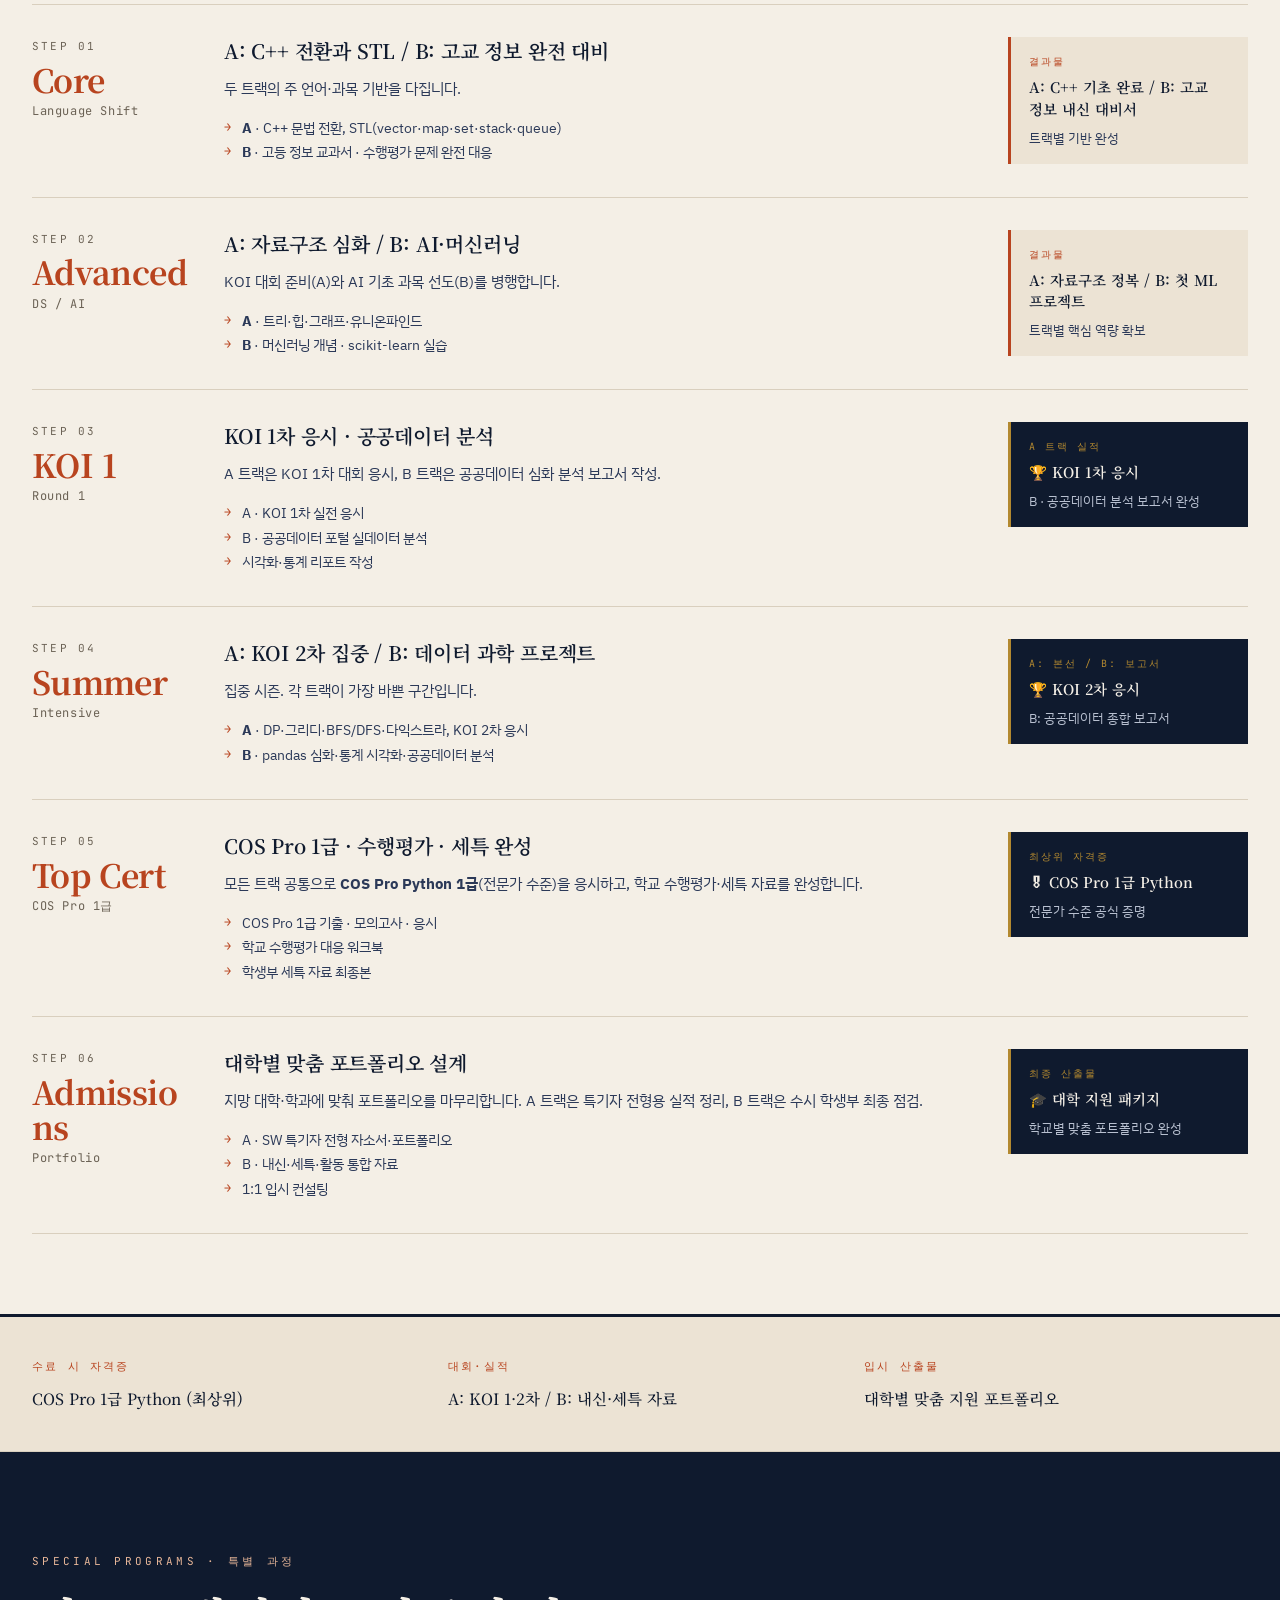
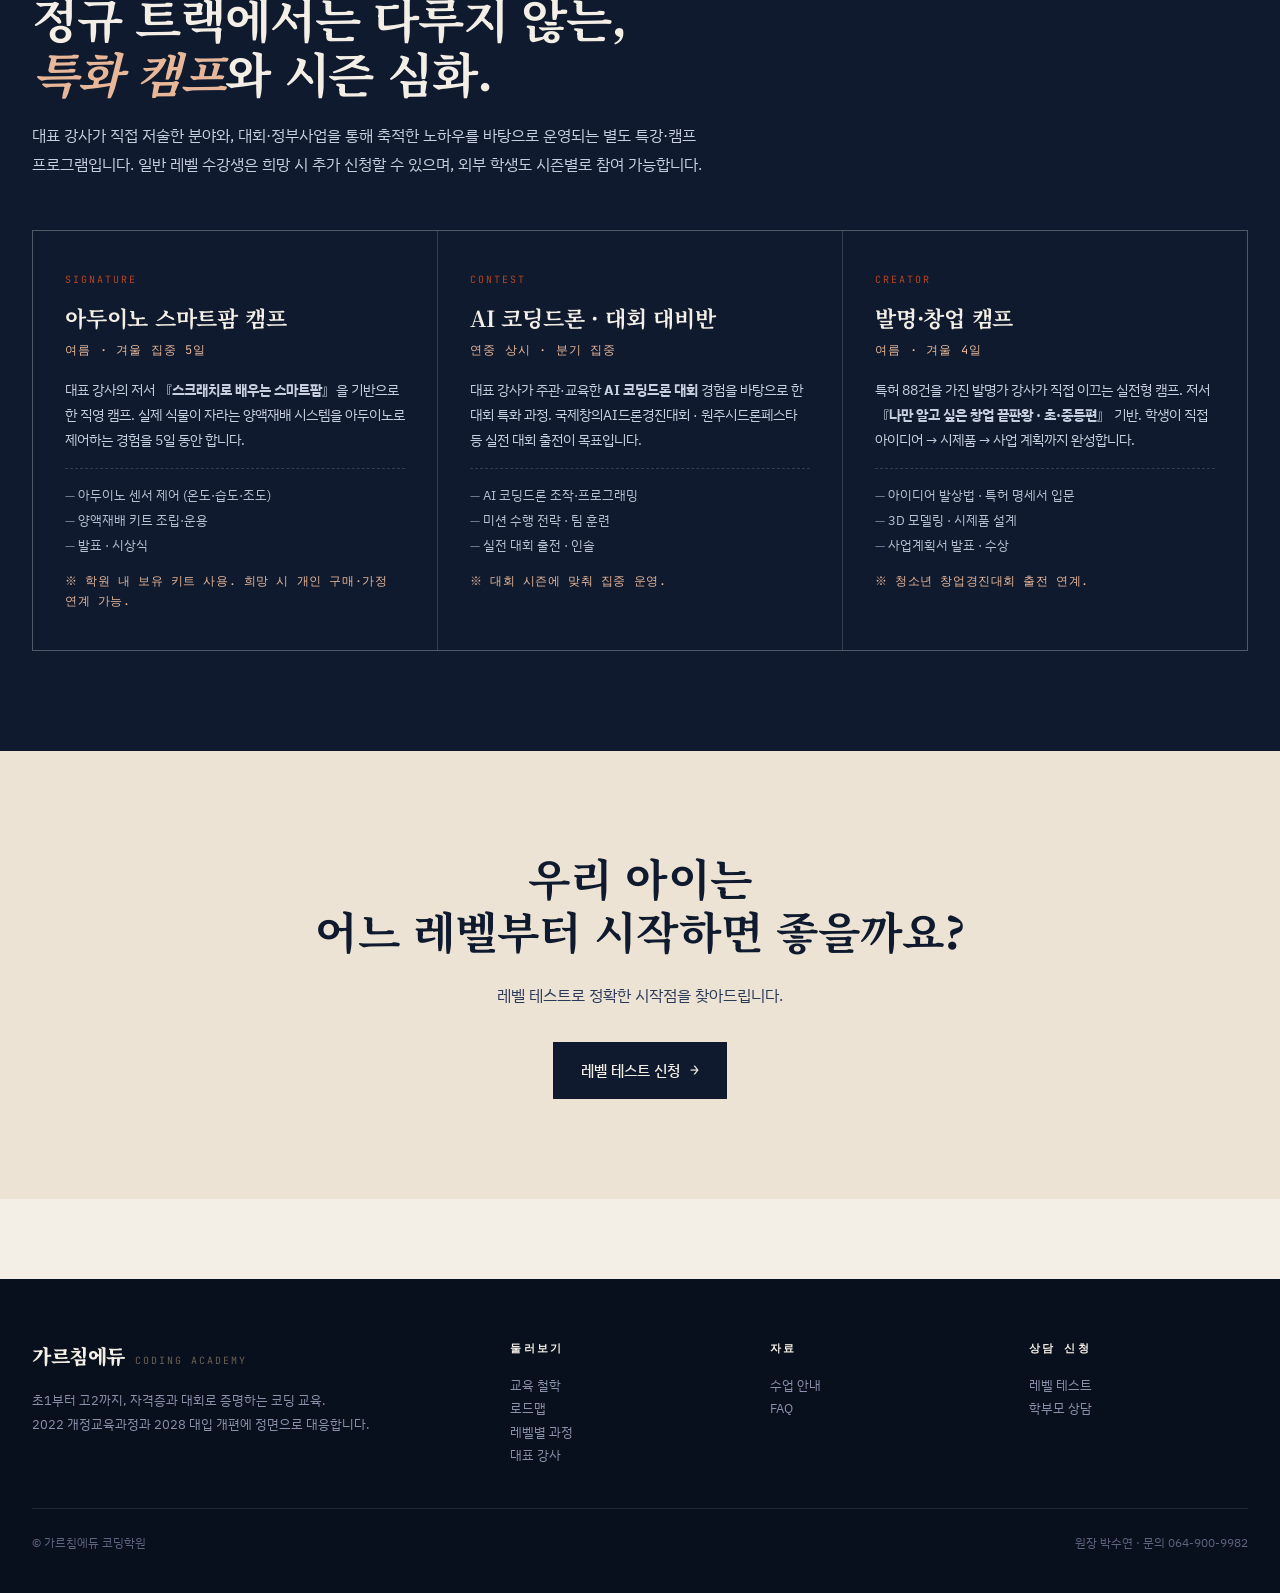
<file: levels.html>
<!DOCTYPE html>
<html lang="ko">
<head>
<meta charset="UTF-8">
<meta name="viewport" content="width=device-width, initial-scale=1.0">
<title>레벨별 과정 — 가르침에듀 코딩학원</title>
<meta name="description" content="L1부터 L5까지 — 각 레벨의 단계별 학습 여정과 산출물.">
<link rel="preconnect" href="https://fonts.googleapis.com">
<link rel="preconnect" href="https://fonts.gstatic.com" crossorigin>
<link href="https://fonts.googleapis.com/css2?family=Noto+Serif+KR:wght@400;500;600;700;900&family=IBM+Plex+Sans+KR:wght@300;400;500;600;700&family=JetBrains+Mono:wght@400;500;700&display=swap" rel="stylesheet">
<link rel="stylesheet" href="assets/style.css">
</head>
<body>

<div data-header></div>

<main>

<section class="page-header">
  <div class="page-eyebrow rise rise-1">03 / 레벨별 과정</div>
  <h1 class="page-title rise rise-2">
    단계마다 무엇을 배우고,<br>
    <em>무엇을</em> 만드는가.
  </h1>
  <p class="page-lead rise rise-3">
    각 레벨은 명확한 단계(Step)로 설계되어 있습니다.
    한 단계가 끝날 때마다 아이의 손에 무엇이 남을지, 어느 시점에 어떤 자격증과 대회를 준비할지 —
    모두 투명하게 공개합니다.
  </p>
</section>


<section class="lvl-intro">
  <div class="lvl-intro-inner">
    <div class="lvl-badge">
      <div class="lv-num">L1</div>
      <div class="lv-grade">Level One · CT 입문</div>
    </div>
    <div class="lvl-title">
      <h3>CT 입문</h3>
      <p class="tagline">— 컴퓨터와 친해지는 첫 과정</p>
      <p>컴퓨팅 사고력의 네 축(분해·패턴·추상화·알고리즘)을 놀이로 체득합니다. 엔트리로 자기만의 작품을 <strong>스무 개 이상</strong> 완성하고, 한국 비버챌린지에 응시하며 첫 자격증 <strong>COS 엔트리 4급</strong>까지 도달합니다.</p>
    </div>
    <div class="lvl-specs"><div class="lvl-spec"><div class="k">Target</div><div class="v">초등 1 — 3학년 · 4~6명 반</div></div><div class="lvl-spec"><div class="k">Hours</div><div class="v">주 1회 90분</div></div><div class="lvl-spec"><div class="k">Tools</div><div class="v">엔트리 · 언플러그드 교구 · 워크북</div></div><div class="lvl-spec"><div class="k">Proof</div><div class="v"><strong>COS 엔트리 4급</strong> + 비버챌린지</div></div></div>
  </div>
</section>

<section class="lvl-steps">
  <div class="lvl-steps-inner">
    <div class="lvl-steps-head">
      <div class="kicker">L1 · 단계별 학습 여정</div>
      <h4>컴퓨터와 친해지고 첫 자격증까지, 9단계로 진행됩니다.</h4>
    </div>
    <div class="step-grid">
      <div class="step-row">
        <div class="step-marker">
          <div class="seq">Step 01</div>
          <div class="label">Start</div>
          <div class="sub">Warm-up</div>
        </div>
        <div class="step-body">
          <h5>컴퓨터와 친해지기 · 엔트리 첫 만남</h5>
          <p>종이 카드로 시작하는 언플러그드 활동으로 "명령어란 무엇인가"를 몸으로 배웁니다. 엔트리 화면 구성을 익히고 오브젝트를 움직여 봅니다.</p>
          <ul class="step-learn"><li>프로그램의 정의와 일상 속 알고리즘</li><li>엔트리 화면·오브젝트·블록 기초</li><li>움직이기·방향 돌기·좌표 개념</li></ul>
        </div>
        <div class="step-out">
          <div class="head">이 단계 결과물</div>
          <div class="title">첫 엔트리 작품 3점</div>
          <div class="detail">명령어 카드 세트 + 움직이는 오브젝트 작품 2점</div>
        </div>
      </div>
      <div class="step-row">
        <div class="step-marker">
          <div class="seq">Step 02</div>
          <div class="label">Build</div>
          <div class="sub">Interaction</div>
        </div>
        <div class="step-body">
          <h5>모양·붓·이벤트로 인터랙션 만들기</h5>
          <p>여러 오브젝트를 상호작용시키는 법을 배웁니다. 키보드·마우스에 반응하는 작품을 만들면서 "사용자와 대화하는 프로그램"의 첫 경험을 합니다.</p>
          <ul class="step-learn"><li>모양 바꾸기로 움직이는 애니메이션</li><li>붓 블록으로 도형 그리기</li><li>키보드·마우스 이벤트, 신호 주고받기</li></ul>
        </div>
        <div class="step-out">
          <div class="head">이 단계 결과물</div>
          <div class="title">"나만의 음악 연주 패드"</div>
          <div class="detail">도레미 오브젝트 7개가 내 소리로 반응하는 작품</div>
        </div>
      </div>
      <div class="step-row">
        <div class="step-marker">
          <div class="seq">Step 03</div>
          <div class="label">Logic</div>
          <div class="sub">Repeat & Decide</div>
        </div>
        <div class="step-body">
          <h5>반복과 조건, 프로그래밍의 심장</h5>
          <p>"같은 일을 100번 시키는 법"(반복)과 "상황에 따라 다르게 행동하는 법"(조건)을 배웁니다. 이 두 가지만 잘 써도 간단한 게임은 만들 수 있습니다.</p>
          <ul class="step-learn"><li>반복 블록 3종 · 기하 도형 그리기</li><li>"만약 ~라면" 조건 블록</li><li>벽·색 감지로 충돌 처리</li></ul>
        </div>
        <div class="step-out">
          <div class="head">이 단계 결과물</div>
          <div class="title">"장애물 피하기 게임"</div>
          <div class="detail">레벨 3단계로 구성된 미로 게임</div>
        </div>
      </div>
      <div class="step-row">
        <div class="step-marker">
          <div class="seq">Step 04</div>
          <div class="label">Memory</div>
          <div class="sub">Variables</div>
        </div>
        <div class="step-body">
          <h5>변수와 난수 · 진짜 게임의 시작</h5>
          <p>점수를 기억하는 법(변수), 매번 다른 결과를 만드는 법(난수)을 배웁니다. 이제 "리플레이 가치가 있는 게임"이 만들어집니다.</p>
          <ul class="step-learn"><li>변수 만들기 · 점수·목숨 관리</li><li>난수 블록으로 예측 불가능성 도입</li><li>타이머로 시간 제한 설정</li></ul>
        </div>
        <div class="step-out">
          <div class="head">이 단계 결과물</div>
          <div class="title">"풍선 터뜨리기 v2"</div>
          <div class="detail">점수·목숨·타이머가 있는 본격 미니 게임</div>
        </div>
      </div>
      <div class="step-row">
        <div class="step-marker">
          <div class="seq">Step 05</div>
          <div class="label">Project</div>
          <div class="sub">First Big Project</div>
        </div>
        <div class="step-body">
          <h5>첫 대형 프로젝트 · 과일 받기 게임</h5>
          <p>지금까지 배운 모든 것을 합쳐 하나의 완성형 게임을 만듭니다. 기획서 작성부터 디버깅, 친구들 앞 발표까지 — 진짜 게임 개발의 축소판입니다.</p>
          <ul class="step-learn"><li>게임 기획서 작성법</li><li>리스트 기초 · 여러 과일 동시 관리</li><li>난이도 조절 로직 · 디버깅</li></ul>
        </div>
        <div class="step-out milestone">
          <div class="head">중간 산출물</div>
          <div class="title">"과일 받기" 완성작 + 설명 포스터</div>
          <div class="detail">반 내부 시연회 · 친구들 평가 투표</div>
        </div>
      </div>
      <div class="step-row">
        <div class="step-marker">
          <div class="seq">Step 06</div>
          <div class="label">Structure</div>
          <div class="sub">Lists & Functions</div>
        </div>
        <div class="step-body">
          <h5>리스트와 나만의 블록</h5>
          <p>리스트(여러 개를 한 번에 기억하는 상자)와 나만의 블록(자주 쓰는 동작을 함수로 묶기)을 배웁니다. 이제 아이의 프로그램은 훨씬 정돈되어 보이기 시작합니다.</p>
          <ul class="step-learn"><li>리스트 생성·항목 추가·순회</li><li>나만의 블록 만들기 · 입력값 활용</li><li>종합 실습: 상식 퀴즈 게임</li></ul>
        </div>
        <div class="step-out">
          <div class="head">이 단계 결과물</div>
          <div class="title">상식 퀴즈 게임 (문제 10개+)</div>
          <div class="detail">리스트로 문제·정답을 관리하는 앱</div>
        </div>
      </div>
      <div class="step-row">
        <div class="step-marker">
          <div class="seq">Step 07</div>
          <div class="label">Certificate</div>
          <div class="sub">COS 4급</div>
        </div>
        <div class="step-body">
          <h5>COS 엔트리 4급 집중 대비</h5>
          <p>이 학원을 다닌 첫 번째 명함, COS 엔트리 4급을 취득하는 단계입니다. 시험 범위별 기출 풀이와 모의고사 2회를 진행합니다.</p>
          <ul class="step-learn"><li>시험 형식·출제 영역 분석</li><li>화면 구성·이벤트·모션·반복·조건 영역별 드릴</li><li>모의고사 2회 · 오답 1:1 코칭</li></ul>
        </div>
        <div class="step-out milestone">
          <div class="head">자격증 취득</div>
          <div class="title">🎖 COS 엔트리 4급</div>
          <div class="detail">아이 이름으로 발급되는 첫 공인 자격증</div>
        </div>
      </div>
      <div class="step-row">
        <div class="step-marker">
          <div class="seq">Step 08</div>
          <div class="label">Contest</div>
          <div class="sub">Beaver Challenge</div>
        </div>
        <div class="step-body">
          <h5>한국 비버챌린지 대비 · 응시</h5>
          <p>전 세계에서 진행되는 컴퓨팅 사고력 시험 "비버챌린지" 저학년부에 도전합니다. 유형별 기출을 집중 훈련한 뒤 실전 응시합니다.</p>
          <ul class="step-learn"><li>패턴·논리·자료 표현·알고리즘 유형</li><li>기출 20문제 풀이</li><li>실전 응시</li></ul>
        </div>
        <div class="step-out milestone">
          <div class="head">대회 실적</div>
          <div class="title">🏆 비버챌린지 응시 성적표</div>
          <div class="detail">성적 상위자에게 표창장 발급</div>
        </div>
      </div>
      <div class="step-row">
        <div class="step-marker">
          <div class="seq">Step 09</div>
          <div class="label">Showcase</div>
          <div class="sub">Graduation</div>
        </div>
        <div class="step-body">
          <h5>연말 대형 프로젝트 · 학부모 발표회</h5>
          <p>2~3명이 팀을 이뤄 "우리 반 게임 모음집"을 제작하고, 학부모님을 초청해 공개 발표회를 엽니다. 한 해 동안 쌓은 작품·자격증·대회 실적이 모두 한자리에서 전시됩니다.</p>
          <ul class="step-learn"><li>팀 프로젝트 · 역할 분담</li><li>미니게임 3종 메뉴 시스템</li><li>리허설 · 발표 · 수료식</li></ul>
        </div>
        <div class="step-out milestone">
          <div class="head">수료 산출물</div>
          <div class="title">🎬 포트폴리오 영상</div>
          <div class="detail">작품 20+ · 자격증 · 대회 실적 · 발표 영상</div>
        </div>
      </div>
    </div>
  </div>
</section>

<div class="lvl-summary">
  <div class="lvl-summary-inner"><div class="lvl-summary-block"><div class="h">수료 시 자격증</div><div class="b">COS 엔트리 4급</div></div><div class="lvl-summary-block"><div class="h">대회 실적</div><div class="b">한국 비버챌린지 응시 성적</div></div><div class="lvl-summary-block"><div class="h">작품 포트폴리오</div><div class="b">엔트리 작품 20+, 게임 기획서, 발표 영상</div></div></div>
</div>


<section class="lvl-intro">
  <div class="lvl-intro-inner">
    <div class="lvl-badge">
      <div class="lv-num">L2</div>
      <div class="lv-grade">Level Two · 창작</div>
    </div>
    <div class="lvl-title">
      <h3>창작</h3>
      <p class="tagline">— 완성된 작품을 만드는 창작자로</p>
      <p>엔트리로 본격 게임·AI·피지컬 작품을 만듭니다. <strong>엔트리 AI 블록</strong>으로 이미지·음성 인식을 활용하고, 후반에는 <strong>엔트리와 아두이노 연동</strong>으로 실제 LED와 센서를 다룹니다. 한 과정에 <strong>COS 엔트리 3급·2급 두 개</strong>를 취득합니다.</p>
    </div>
    <div class="lvl-specs"><div class="lvl-spec"><div class="k">Target</div><div class="v">초등 3 — 5학년 · 5~7명 반</div></div><div class="lvl-spec"><div class="k">Hours</div><div class="v">주 1회 90분 (심화 주 2회)</div></div><div class="lvl-spec"><div class="k">Tools</div><div class="v">엔트리 심화 · 엔트리 AI · 아두이노</div></div><div class="lvl-spec"><div class="k">Proof</div><div class="v"><strong>COS 엔트리 3급 + 2급</strong> · 소프트웨어야 놀자</div></div></div>
  </div>
</section>

<section class="lvl-steps">
  <div class="lvl-steps-inner">
    <div class="lvl-steps-head">
      <div class="kicker">L2 · 단계별 학습 여정</div>
      <h4>창작자의 과정. 게임·AI·아두이노까지 7단계로 진행됩니다.</h4>
    </div>
    <div class="step-grid">
      <div class="step-row">
        <div class="step-marker">
          <div class="seq">Step 01</div>
          <div class="label">Foundations</div>
          <div class="sub">Block Basics</div>
        </div>
        <div class="step-body">
          <h5>엔트리 중급 블록 총정리</h5>
          <p>변수·리스트·함수·연산자 등 엔트리의 중급 블록을 한 번에 정리합니다. 앞으로의 모든 프로젝트의 문법 기초를 단단히 다지는 단계입니다.</p>
          <ul class="step-learn"><li>자료형 · 형변환 · 연산자 심화</li><li>변수와 리스트의 차이</li><li>나만의 블록으로 함수 설계</li></ul>
        </div>
        <div class="step-out">
          <div class="head">이 단계 결과물</div>
          <div class="title">단어 맞추기 게임</div>
          <div class="detail">변수·리스트·조건의 종합 실습</div>
        </div>
      </div>
      <div class="step-row">
        <div class="step-marker">
          <div class="seq">Step 02</div>
          <div class="label">Game Build</div>
          <div class="sub">Platformer</div>
        </div>
        <div class="step-body">
          <h5>플랫포머 게임 제작 · 첫 대형 프로젝트</h5>
          <p>횡스크롤 플랫포머 게임을 기획부터 완성까지 만듭니다. 주인공이 점프하고, 적이 움직이고, 아이템을 먹는 — 아이가 평소 즐기던 게임을 직접 만들어보는 단계입니다.</p>
          <ul class="step-learn"><li>중력·점프 로직 구현</li><li>적 AI 기초 (추적·회피 패턴)</li><li>스테이지 전환 · 아이템 시스템</li></ul>
        </div>
        <div class="step-out milestone">
          <div class="head">대형 산출물</div>
          <div class="title">플랫포머 게임 완성작</div>
          <div class="detail">3개 스테이지 · 2종 적 · 아이템 시스템</div>
        </div>
      </div>
      <div class="step-row">
        <div class="step-marker">
          <div class="seq">Step 03</div>
          <div class="label">Cert 3급</div>
          <div class="sub">COS 3급</div>
        </div>
        <div class="step-body">
          <h5>COS 엔트리 3급 집중 대비</h5>
          <p>엔트리의 모든 기본 개념을 묻는 COS 3급을 취득하는 단계입니다. 4급보다 한 단계 높은 기출 유형을 집중 훈련합니다.</p>
          <ul class="step-learn"><li>3급 출제 영역별 드릴</li><li>변수·함수·리스트 응용 문제</li><li>모의고사 2회 + 1:1 오답 코칭</li></ul>
        </div>
        <div class="step-out milestone">
          <div class="head">자격증 취득</div>
          <div class="title">🎖 COS 엔트리 3급</div>
          <div class="detail">기본 개념 완전 이해 공식 증명</div>
        </div>
      </div>
      <div class="step-row">
        <div class="step-marker">
          <div class="seq">Step 04</div>
          <div class="label">AI</div>
          <div class="sub">Smart Project</div>
        </div>
        <div class="step-body">
          <h5>엔트리 AI로 만드는 나만의 인공지능</h5>
          <p>엔트리의 AI 블록으로 이미지 인식·음성 인식·번역·얼굴 인식 기능을 써봅니다. "AI가 들어간 프로젝트"를 직접 만드는 첫 경험 — 아이 주변에서 가장 자랑할 만한 단계입니다.</p>
          <ul class="step-learn"><li>이미지 인식으로 가위바위보 게임</li><li>음성 인식 명령 프로그램</li><li>얼굴 인식 · 표정 반응 작품</li><li>번역 블록으로 다국어 인사 앱</li></ul>
        </div>
        <div class="step-out milestone">
          <div class="head">AI 프로젝트</div>
          <div class="title">AI 체험 작품 3종</div>
          <div class="detail">이미지 인식 · 음성 인식 · 얼굴 인식</div>
        </div>
      </div>
      <div class="step-row">
        <div class="step-marker">
          <div class="seq">Step 05</div>
          <div class="label">Physical</div>
          <div class="sub">Arduino</div>
        </div>
        <div class="step-body">
          <h5>엔트리 × 아두이노 · 실제로 움직이는 세계</h5>
          <p>엔트리로 작성한 코드가 화면을 넘어 <strong>실제 LED·버저·센서</strong>를 제어합니다. 초등 3~5학년에게 "내가 쓴 코드가 진짜 물건을 움직이는" 첫 순간은 가장 기억에 남는 경험입니다.</p>
          <ul class="step-learn"><li>아두이노 보드 연결 · 엔트리 하드웨어 연동</li><li>LED 신호등 제작</li><li>버튼·가변저항·초음파 거리 센서</li><li>자동 반응하는 미니 장치 설계</li></ul>
        </div>
        <div class="step-out milestone">
          <div class="head">피지컬 산출물</div>
          <div class="title">아두이노 작품 2종</div>
          <div class="detail">LED 신호등 + 초음파 거리 감지 알림기</div>
        </div>
      </div>
      <div class="step-row">
        <div class="step-marker">
          <div class="seq">Step 06</div>
          <div class="label">Cert 2급</div>
          <div class="sub">COS 2급</div>
        </div>
        <div class="step-body">
          <h5>COS 엔트리 2급 · 디버깅과 알고리즘</h5>
          <p>3급과 달리 2급은 <strong>디버깅·성능개선·알고리즘 요소</strong>가 추가됩니다. 단순히 "블록을 아는 것"에서 "잘못된 블록을 찾아 고치는 것"으로 한 걸음 더 나아갑니다.</p>
          <ul class="step-learn"><li>2급 새 영역: 디버깅·최적화</li><li>기출 풀이 + 오답 유형 정리</li><li>모의고사 2회</li></ul>
        </div>
        <div class="step-out milestone">
          <div class="head">자격증 취득</div>
          <div class="title">🎖 COS 엔트리 2급</div>
          <div class="detail">중급 프로그래머 수준 공식 증명</div>
        </div>
      </div>
      <div class="step-row">
        <div class="step-marker">
          <div class="seq">Step 07</div>
          <div class="label">Hackathon</div>
          <div class="sub">Showcase</div>
        </div>
        <div class="step-body">
          <h5>학원 해커톤 · 학부모 공개 발표회</h5>
          <p>주제가 즉석 공개되고, 팀을 짜서 2주 안에 작품을 완성해 발표하는 <strong>진짜 해커톤 형식</strong>의 대회입니다. 대상·최우수상·창의상이 시상됩니다.</p>
          <ul class="step-learn"><li>테마 분석 · 팀 빌딩</li><li>기획 → 제작 → 디버깅 → 발표</li><li>학부모 공개 시연</li></ul>
        </div>
        <div class="step-out milestone">
          <div class="head">수료 산출물</div>
          <div class="title">🏆 학원 해커톤 수상</div>
          <div class="detail">대상·최우수상·창의상 시상 + 영상</div>
        </div>
      </div>
    </div>
  </div>
</section>

<div class="lvl-summary">
  <div class="lvl-summary-inner"><div class="lvl-summary-block"><div class="h">수료 시 자격증</div><div class="b">COS 엔트리 3급 + 2급</div></div><div class="lvl-summary-block"><div class="h">대회·실적</div><div class="b">소프트웨어야 놀자 · 학원 해커톤 수상</div></div><div class="lvl-summary-block"><div class="h">작품 포트폴리오</div><div class="b">완성형 게임 2종 · AI 작품 3종 · 아두이노 작품 2종</div></div></div>
</div>


<section class="lvl-intro">
  <div class="lvl-intro-inner">
    <div class="lvl-badge">
      <div class="lv-num">L3</div>
      <div class="lv-grade">Level Three · 전환점</div>
    </div>
    <div class="lvl-title">
      <h3>전환</h3>
      <p class="tagline">— 블록을 졸업하고, 진짜 언어로</p>
      <p>전반에는 엔트리 최상위 <strong>COS 1급</strong>을 취득합니다. 그리고 Python으로 넘어갑니다. 대부분의 아이가 여기서 두 발 더 성장하는 <strong>가장 중요한 분기점</strong>입니다.</p>
    </div>
    <div class="lvl-specs"><div class="lvl-spec"><div class="k">Target</div><div class="v">초5 — 중1 · 5~7명 반</div></div><div class="lvl-spec"><div class="k">Hours</div><div class="v">주 1회 120분</div></div><div class="lvl-spec"><div class="k">Tools</div><div class="v">엔트리 고급 · Python (Thonny / Replit)</div></div><div class="lvl-spec"><div class="k">Proof</div><div class="v"><strong>COS 엔트리 1급</strong> + 한국코드페어 · 비버챌린지 중등</div></div></div>
  </div>
</section>

<section class="lvl-steps">
  <div class="lvl-steps-inner">
    <div class="lvl-steps-head">
      <div class="kicker">L3 · 단계별 학습 여정</div>
      <h4>블록 최상위 → Python 입문 → 학교 정보 완전 선행, 8단계.</h4>
    </div>
    <div class="step-grid">
      <div class="step-row">
        <div class="step-marker">
          <div class="seq">Step 01</div>
          <div class="label">Advanced</div>
          <div class="sub">Clones & Messages</div>
        </div>
        <div class="step-body">
          <h5>엔트리 고급 기법 · 복제본과 메시지 통신</h5>
          <p>엔트리 최고 난이도 영역인 <strong>복제본·메시지·재귀</strong>를 배웁니다. 이 기법들을 쓰면 턴제 RPG·보드게임 같은 복잡한 프로젝트도 가능합니다.</p>
          <ul class="step-learn"><li>복제본(Clone) · 한 번에 수십 개 오브젝트 다루기</li><li>메시지 통신 · 복잡한 이벤트 체인</li><li>2차원 데이터 표현 · 간단한 AI 동작</li></ul>
        </div>
        <div class="step-out">
          <div class="head">결과물</div>
          <div class="title">턴제 RPG 또는 보드게임</div>
          <div class="detail">복제본·메시지를 활용한 복합 프로젝트</div>
        </div>
      </div>
      <div class="step-row">
        <div class="step-marker">
          <div class="seq">Step 02</div>
          <div class="label">Top Cert</div>
          <div class="sub">COS 1급</div>
        </div>
        <div class="step-body">
          <h5>COS 엔트리 1급 · 블록 코딩의 졸업장</h5>
          <p>엔트리에서 받을 수 있는 <strong>최상위 자격증</strong>. 학부모님께 "우리 아이 블록 코딩은 졸업했습니다"라고 자신 있게 말할 수 있는 분기점입니다.</p>
          <ul class="step-learn"><li>1급 출제 영역 · 개발 환경·테스트 도구</li><li>기출 집중 풀이</li><li>모의고사 + 실전 응시</li></ul>
        </div>
        <div class="step-out milestone">
          <div class="head">자격증 취득</div>
          <div class="title">🎖 COS 엔트리 1급 (Advanced)</div>
          <div class="detail">블록 코딩 최상위 공식 증명</div>
        </div>
      </div>
      <div class="step-row">
        <div class="step-marker">
          <div class="seq">Step 03</div>
          <div class="label">Python Start</div>
          <div class="sub">Text Language</div>
        </div>
        <div class="step-body">
          <h5>Python 입문 · 텍스트 언어의 세계</h5>
          <p>엔트리에서 익힌 개념을 Python 문법으로 1:1 번역하며 시작합니다. 블록 하나가 한 줄 코드가 되는 경험 — 의외로 부드럽게 넘어갑니다.</p>
          <ul class="step-learn"><li>개발 환경 · Thonny/Replit</li><li>변수·자료형·입출력</li><li>연산자 · 조건문 · 반복문</li></ul>
        </div>
        <div class="step-out">
          <div class="head">결과물</div>
          <div class="title">Python 미니 작품 5개</div>
          <div class="detail">숫자 맞히기·가위바위보·타이머 등</div>
        </div>
      </div>
      <div class="step-row">
        <div class="step-marker">
          <div class="seq">Step 04</div>
          <div class="label">Structure</div>
          <div class="sub">Turtle & Functions</div>
        </div>
        <div class="step-body">
          <h5>터틀 그래픽 · 함수 · 리스트</h5>
          <p>Python 터틀로 시각적 작품을 그리며 <strong>함수</strong>와 <strong>리스트</strong>를 배웁니다. 엔트리에서 봤던 시각적 피드백이 텍스트 언어로도 유지되어 학생들이 덜 지겨워하는 구간입니다.</p>
          <ul class="step-learn"><li>터틀 그래픽 · 창의 도형 작품</li><li>함수 정의·매개변수·반환값</li><li>리스트 생성·순회·슬라이싱</li><li>딕셔너리 기초</li></ul>
        </div>
        <div class="step-out">
          <div class="head">결과물</div>
          <div class="title">함수형 Python 프로젝트</div>
          <div class="detail">성적 관리 프로그램 + 터틀 갤러리</div>
        </div>
      </div>
      <div class="step-row">
        <div class="step-marker">
          <div class="seq">Step 05</div>
          <div class="label">Math Link</div>
          <div class="sub">School Align</div>
        </div>
        <div class="step-body">
          <h5>수학 연계 문제 풀이 · 학교 정보 선행</h5>
          <p>약수·배수·소수·확률·좌표 등 <strong>학교 수학과 연계되는 문제</strong>를 Python으로 풉니다. 초등 실과·중등 정보 교과에서 다루는 내용을 모두 선행합니다.</p>
          <ul class="step-learn"><li>약수·배수·소수 판별</li><li>경우의 수·확률 시뮬레이션</li><li>간단한 기하 계산 · 거리·넓이</li><li>누적합·최댓값 패턴</li></ul>
        </div>
        <div class="step-out milestone">
          <div class="head">학교 연계</div>
          <div class="title">🎓 정보 교과 완전 선행 수료</div>
          <div class="detail">초등 실과·중등 정보 수행평가 대응 가능</div>
        </div>
      </div>
      <div class="step-row">
        <div class="step-marker">
          <div class="seq">Step 06</div>
          <div class="label">Contest</div>
          <div class="sub">National</div>
        </div>
        <div class="step-body">
          <h5>비버챌린지 중등부 · 한국코드페어 도전</h5>
          <p>L1 때 응시한 비버챌린지의 한 단계 위 부문(중등부)에 도전합니다. 동시에 한국코드페어 초등·중등부에 프로젝트를 출품합니다.</p>
          <ul class="step-learn"><li>비버챌린지 중등 기출 유형 분석</li><li>한국코드페어 프로젝트 기획서</li><li>대회 응시 · 출품</li></ul>
        </div>
        <div class="step-out milestone">
          <div class="head">대회 실적</div>
          <div class="title">🏆 비버챌린지 + 한국코드페어</div>
          <div class="detail">2개 대회 동시 출전</div>
        </div>
      </div>
      <div class="step-row">
        <div class="step-marker">
          <div class="seq">Step 07</div>
          <div class="label">Portfolio</div>
          <div class="sub">Personal Project</div>
        </div>
        <div class="step-body">
          <h5>미니 프로젝트 · L4 오리엔테이션</h5>
          <p>Python으로 자기만의 미니 프로젝트를 완성합니다(텍스트 RPG, 할 일 앱, 단어 퀴즈 등). 수료 시점에는 L4 심화 과정의 방향을 정합니다.</p>
          <ul class="step-learn"><li>개인 프로젝트 기획·구현</li><li>코드 리뷰 · 포트폴리오 정리</li><li>L4 트랙 선택 (대회 A / AI·데이터 B)</li></ul>
        </div>
        <div class="step-out milestone">
          <div class="head">수료 포트폴리오</div>
          <div class="title">📦 엔트리 1급 + Python 포트폴리오</div>
          <div class="detail">L4 트랙 선택 상담 완료</div>
        </div>
      </div>
    </div>
  </div>
</section>

<div class="lvl-summary">
  <div class="lvl-summary-inner"><div class="lvl-summary-block"><div class="h">수료 시 자격증</div><div class="b">COS 엔트리 1급 (블록 최상위)</div></div><div class="lvl-summary-block"><div class="h">대회·실적</div><div class="b">비버챌린지 중등 · 한국코드페어</div></div><div class="lvl-summary-block"><div class="h">학교 연계</div><div class="b">초등 실과·중등 정보 완전 선행</div></div></div>
</div>


<section class="lvl-intro">
  <div class="lvl-intro-inner">
    <div class="lvl-badge">
      <div class="lv-num">L4</div>
      <div class="lv-grade">Level Four · 교과·응용</div>
    </div>
    <div class="lvl-title">
      <h3>교과 · 응용</h3>
      <p class="tagline">— 중등 정보 내신을 완전히 장악</p>
      <p>Python 자료구조·알고리즘 기초를 다지고, 후반에 <strong>심화 A(대회) / 심화 B(AI·데이터)</strong>로 트랙이 갈립니다. 자유학기제·수행평가·동아리 활동까지 학교에서 쓸 모든 재료가 이 레벨에서 만들어집니다.</p>
    </div>
    <div class="lvl-specs"><div class="lvl-spec"><div class="k">Target</div><div class="v">중1 — 중3 · 6~8명 반</div></div><div class="lvl-spec"><div class="k">Hours</div><div class="v">주 1회 120분 (심화 주 2회)</div></div><div class="lvl-spec"><div class="k">Tools</div><div class="v">Python 심화 · pandas · Teachable Machine · 백준</div></div><div class="lvl-spec"><div class="k">Proof</div><div class="v"><strong>COS Pro 3급 + 2급 Python</strong> · KOI 1차 도전</div></div></div>
  </div>
</section>

<section class="lvl-steps">
  <div class="lvl-steps-inner">
    <div class="lvl-steps-head">
      <div class="kicker">L4 · 단계별 학습 여정</div>
      <h4>텍스트 코딩 본격 진입. 중등 정보 완전 대비, 8단계.</h4>
    </div>
    <div class="step-grid">
      <div class="step-row">
        <div class="step-marker">
          <div class="seq">Step 01</div>
          <div class="label">Data</div>
          <div class="sub">Structures</div>
        </div>
        <div class="step-body">
          <h5>Python 자료구조 심화</h5>
          <p>리스트·딕셔너리·튜플·셋·2차원 배열까지 — 실제 프로그래밍에서 쓰는 모든 자료구조를 다룹니다. 중학교 수행평가에서 요구하는 수준을 이미 넘어섭니다.</p>
          <ul class="step-learn"><li>리스트 심화 · 정렬과 탐색</li><li>딕셔너리 심화 · 빈도 카운트 패턴</li><li>2차원 리스트 · 튜플·셋</li></ul>
        </div>
        <div class="step-out">
          <div class="head">결과물</div>
          <div class="title">성적 관리·단어장 앱</div>
          <div class="detail">자료구조 종합 활용 실습</div>
        </div>
      </div>
      <div class="step-row">
        <div class="step-marker">
          <div class="seq">Step 02</div>
          <div class="label">OOP</div>
          <div class="sub">Design</div>
        </div>
        <div class="step-body">
          <h5>함수 심화와 객체지향 기초</h5>
          <p>람다·고차함수·클래스 개념을 배웁니다. 여기서부터는 "코드를 짜는 법"이 아니라 "코드를 <strong>설계하는 법</strong>"을 배우는 단계입니다.</p>
          <ul class="step-learn"><li>람다 · map · filter</li><li>클래스와 객체 · 인스턴스</li><li>OOP 프로젝트 (동물 클래스, 은행 계좌)</li></ul>
        </div>
        <div class="step-out">
          <div class="head">결과물</div>
          <div class="title">OOP 미니 프로젝트</div>
          <div class="detail">클래스 기반 간단 시뮬레이션</div>
        </div>
      </div>
      <div class="step-row">
        <div class="step-marker">
          <div class="seq">Step 03</div>
          <div class="label">Cert 3급</div>
          <div class="sub">COS Pro</div>
        </div>
        <div class="step-body">
          <h5>COS Pro 3급 Python · 첫 텍스트 자격증</h5>
          <p>블록 코딩 자격증(COS)에서 <strong>텍스트 코딩 자격증(COS Pro)</strong>으로 넘어오는 분기점. 빈칸 채우기·함수 완성 유형을 집중 훈련합니다.</p>
          <ul class="step-learn"><li>3급 문제 유형: 프로그램 설계·구현</li><li>기출 풀이 + 모의고사</li></ul>
        </div>
        <div class="step-out milestone">
          <div class="head">자격증 취득</div>
          <div class="title">🎖 COS Pro 3급 Python</div>
          <div class="detail">텍스트 코딩 공식 자격증 첫 획득</div>
        </div>
      </div>
      <div class="step-row">
        <div class="step-marker">
          <div class="seq">Step 04</div>
          <div class="label">Algo</div>
          <div class="sub">Basics</div>
        </div>
        <div class="step-body">
          <h5>알고리즘 기초 · 완전탐색·정렬·이진탐색</h5>
          <p>"어떻게 하면 빠르게 풀 수 있는가"를 배우는 단계. 시간복잡도 개념을 처음 배우고, 기본 알고리즘 4종을 훈련합니다.</p>
          <ul class="step-learn"><li>시간복잡도 · 완전 탐색</li><li>정렬 알고리즘 (버블·선택·sort 활용)</li><li>이진 탐색 · 그리디 기초</li><li>재귀 입문</li></ul>
        </div>
        <div class="step-out">
          <div class="head">결과물</div>
          <div class="title">알고리즘 워크북 완주</div>
          <div class="detail">기본 알고리즘 40문제+ 풀이 기록</div>
        </div>
      </div>
      <div class="step-row">
        <div class="step-marker">
          <div class="seq">Step 05</div>
          <div class="label">Track</div>
          <div class="sub">A or B</div>
        </div>
        <div class="step-body">
          <h5>트랙 분기 · A 대회 / B AI·데이터</h5>
          <p>학생의 관심과 진로에 따라 두 갈래로 나뉩니다.</p>
          <ul class="step-learn"><li><strong>A 트랙 (대회)</strong> · 백준 브론즈→실버, BFS/DFS, DP 입문</li><li><strong>B 트랙 (AI·데이터)</strong> · pandas, matplotlib, 공공데이터, Teachable Machine</li><li>트랙별 멘토링 1:1 진행</li></ul>
        </div>
        <div class="step-out">
          <div class="head">트랙별 결과물</div>
          <div class="title">A: 백준 실버 기록 / B: 데이터 분석 보고서</div>
          <div class="detail">개인 진로에 맞는 포트폴리오 형성 시작</div>
        </div>
      </div>
      <div class="step-row">
        <div class="step-marker">
          <div class="seq">Step 06</div>
          <div class="label">Cert 2급</div>
          <div class="sub">COS Pro</div>
        </div>
        <div class="step-body">
          <h5>COS Pro 2급 Python · 디버깅 추가</h5>
          <p>3급에 <strong>디버깅 유형이 추가</strong>되는 2급. "내가 짠 코드"가 아니라 "남이 짠 잘못된 코드를 고치는 능력"을 검증합니다.</p>
          <ul class="step-learn"><li>디버깅 유형 집중 훈련</li><li>기출 풀이 · 모의고사</li><li>실전 응시</li></ul>
        </div>
        <div class="step-out milestone">
          <div class="head">자격증 취득</div>
          <div class="title">🎖 COS Pro 2급 Python</div>
          <div class="detail">텍스트 코딩 중급자 공식 증명</div>
        </div>
      </div>
      <div class="step-row">
        <div class="step-marker">
          <div class="seq">Step 07</div>
          <div class="label">School</div>
          <div class="sub">Portfolio</div>
        </div>
        <div class="step-body">
          <h5>수행평가·학생부 포트폴리오 정리</h5>
          <p>그동안 쌓은 프로젝트를 <strong>학교 수행평가와 자유학기 활동으로 바로 쓸 수 있게</strong> 포트폴리오로 정리합니다. 학생부 세특 기재용 자료도 함께 만듭니다.</p>
          <ul class="step-learn"><li>수행평가 대응 워크북</li><li>자유학기 주제선택 보고서</li><li>학생부 세특 자료 초안</li></ul>
        </div>
        <div class="step-out milestone">
          <div class="head">학교 연계</div>
          <div class="title">🎓 학생부 세특 자료 패키지</div>
          <div class="detail">L5 입시 심화 준비 완료</div>
        </div>
      </div>
      <div class="step-row">
        <div class="step-marker">
          <div class="seq">Step 08</div>
          <div class="label">Contest</div>
          <div class="sub">KOI</div>
        </div>
        <div class="step-body">
          <h5>A 트랙 · KOI 1차 대회 도전</h5>
          <p>대회 트랙 학생은 한국정보올림피아드(KOI) 1차 대회에 응시합니다. B 트랙 학생은 데이터 분석 프로젝트 심화.</p>
          <ul class="step-learn"><li>KOI 기출 유형 · 실전 모의</li><li>BFS/DFS 응용 · 그리디 심화</li><li>B 트랙: 실데이터 종합 보고서</li></ul>
        </div>
        <div class="step-out milestone">
          <div class="head">대회 실적</div>
          <div class="title">🏆 KOI 1차 응시 / 데이터 보고서</div>
          <div class="detail">L5 입시 심화 진입</div>
        </div>
      </div>
    </div>
  </div>
</section>

<div class="lvl-summary">
  <div class="lvl-summary-inner"><div class="lvl-summary-block"><div class="h">수료 시 자격증</div><div class="b">COS Pro 3급 + 2급 Python</div></div><div class="lvl-summary-block"><div class="h">대회·실적</div><div class="b">A: KOI 1차 / B: 데이터 분석 보고서</div></div><div class="lvl-summary-block"><div class="h">학교 연계</div><div class="b">중등 정보 내신 대비 + 세특 자료</div></div></div>
</div>


<section class="lvl-intro">
  <div class="lvl-intro-inner">
    <div class="lvl-badge">
      <div class="lv-num">L5</div>
      <div class="lv-grade">Level Five · 입시 심화</div>
    </div>
    <div class="lvl-title">
      <h3>입시 심화</h3>
      <p class="tagline">— 2028 대입 개편에 정면 대응</p>
      <p>두 갈래로 갈립니다. <strong>A 트랙</strong>은 C++·고난도 알고리즘으로 KOI와 SW 특기자 전형을 준비합니다. <strong>B 트랙</strong>은 고교 정보·AI 기초·데이터 과학 내신을 완성하고 학생부 세특을 함께 설계합니다.</p>
    </div>
    <div class="lvl-specs"><div class="lvl-spec"><div class="k">Target</div><div class="v">중3 — 고2 · 3~5명 반 / 1:1~1:3</div></div><div class="lvl-spec"><div class="k">Hours</div><div class="v">주 2회 각 120분+</div></div><div class="lvl-spec"><div class="k">Tools</div><div class="v">Python · C++ · STL · pandas · 공공데이터</div></div><div class="lvl-spec"><div class="k">Proof</div><div class="v"><strong>COS Pro 1급</strong> + KOI 또는 내신 1등급+세특</div></div></div>
  </div>
</section>

<section class="lvl-steps">
  <div class="lvl-steps-inner">
    <div class="lvl-steps-head">
      <div class="kicker">L5 · 단계별 학습 여정</div>
      <h4>두 트랙, 하나의 목표 — 대학 합격. 6단계.</h4>
    </div>
    <div class="step-grid">
      <div class="step-row">
        <div class="step-marker">
          <div class="seq">Step 01</div>
          <div class="label">Core</div>
          <div class="sub">Language Shift</div>
        </div>
        <div class="step-body">
          <h5>A: C++ 전환과 STL / B: 고교 정보 완전 대비</h5>
          <p>두 트랙의 주 언어·과목 기반을 다집니다.</p>
          <ul class="step-learn"><li><strong>A</strong> · C++ 문법 전환, STL(vector·map·set·stack·queue)</li><li><strong>B</strong> · 고등 정보 교과서 · 수행평가 문제 완전 대응</li></ul>
        </div>
        <div class="step-out">
          <div class="head">결과물</div>
          <div class="title">A: C++ 기초 완료 / B: 고교 정보 내신 대비서</div>
          <div class="detail">트랙별 기반 완성</div>
        </div>
      </div>
      <div class="step-row">
        <div class="step-marker">
          <div class="seq">Step 02</div>
          <div class="label">Advanced</div>
          <div class="sub">DS / AI</div>
        </div>
        <div class="step-body">
          <h5>A: 자료구조 심화 / B: AI·머신러닝</h5>
          <p>KOI 대회 준비(A)와 AI 기초 과목 선도(B)를 병행합니다.</p>
          <ul class="step-learn"><li><strong>A</strong> · 트리·힙·그래프·유니온파인드</li><li><strong>B</strong> · 머신러닝 개념 · scikit-learn 실습</li></ul>
        </div>
        <div class="step-out">
          <div class="head">결과물</div>
          <div class="title">A: 자료구조 정복 / B: 첫 ML 프로젝트</div>
          <div class="detail">트랙별 핵심 역량 확보</div>
        </div>
      </div>
      <div class="step-row">
        <div class="step-marker">
          <div class="seq">Step 03</div>
          <div class="label">KOI 1</div>
          <div class="sub">Round 1</div>
        </div>
        <div class="step-body">
          <h5>KOI 1차 응시 · 공공데이터 분석</h5>
          <p>A 트랙은 KOI 1차 대회 응시, B 트랙은 공공데이터 심화 분석 보고서 작성.</p>
          <ul class="step-learn"><li>A · KOI 1차 실전 응시</li><li>B · 공공데이터 포털 실데이터 분석</li><li>시각화·통계 리포트 작성</li></ul>
        </div>
        <div class="step-out milestone">
          <div class="head">A 트랙 실적</div>
          <div class="title">🏆 KOI 1차 응시</div>
          <div class="detail">B · 공공데이터 분석 보고서 완성</div>
        </div>
      </div>
      <div class="step-row">
        <div class="step-marker">
          <div class="seq">Step 04</div>
          <div class="label">Summer</div>
          <div class="sub">Intensive</div>
        </div>
        <div class="step-body">
          <h5>A: KOI 2차 집중 / B: 데이터 과학 프로젝트</h5>
          <p>집중 시즌. 각 트랙이 가장 바쁜 구간입니다.</p>
          <ul class="step-learn"><li><strong>A</strong> · DP·그리디·BFS/DFS·다익스트라, KOI 2차 응시</li><li><strong>B</strong> · pandas 심화·통계 시각화·공공데이터 분석</li></ul>
        </div>
        <div class="step-out milestone">
          <div class="head">A: 본선 / B: 보고서</div>
          <div class="title">🏆 KOI 2차 응시</div>
          <div class="detail">B: 공공데이터 종합 보고서</div>
        </div>
      </div>
      <div class="step-row">
        <div class="step-marker">
          <div class="seq">Step 05</div>
          <div class="label">Top Cert</div>
          <div class="sub">COS Pro 1급</div>
        </div>
        <div class="step-body">
          <h5>COS Pro 1급 · 수행평가 · 세특 완성</h5>
          <p>모든 트랙 공통으로 <strong>COS Pro Python 1급</strong>(전문가 수준)을 응시하고, 학교 수행평가·세특 자료를 완성합니다.</p>
          <ul class="step-learn"><li>COS Pro 1급 기출 · 모의고사 · 응시</li><li>학교 수행평가 대응 워크북</li><li>학생부 세특 자료 최종본</li></ul>
        </div>
        <div class="step-out milestone">
          <div class="head">최상위 자격증</div>
          <div class="title">🎖 COS Pro 1급 Python</div>
          <div class="detail">전문가 수준 공식 증명</div>
        </div>
      </div>
      <div class="step-row">
        <div class="step-marker">
          <div class="seq">Step 06</div>
          <div class="label">Admissions</div>
          <div class="sub">Portfolio</div>
        </div>
        <div class="step-body">
          <h5>대학별 맞춤 포트폴리오 설계</h5>
          <p>지망 대학·학과에 맞춰 포트폴리오를 마무리합니다. A 트랙은 특기자 전형용 실적 정리, B 트랙은 수시 학생부 최종 점검.</p>
          <ul class="step-learn"><li>A · SW 특기자 전형 자소서·포트폴리오</li><li>B · 내신·세특·활동 통합 자료</li><li>1:1 입시 컨설팅</li></ul>
        </div>
        <div class="step-out milestone">
          <div class="head">최종 산출물</div>
          <div class="title">🎓 대학 지원 패키지</div>
          <div class="detail">학교별 맞춤 포트폴리오 완성</div>
        </div>
      </div>
    </div>
  </div>
</section>

<div class="lvl-summary">
  <div class="lvl-summary-inner"><div class="lvl-summary-block"><div class="h">수료 시 자격증</div><div class="b">COS Pro 1급 Python (최상위)</div></div><div class="lvl-summary-block"><div class="h">대회·실적</div><div class="b">A: KOI 1·2차 / B: 내신·세특 자료</div></div><div class="lvl-summary-block"><div class="h">입시 산출물</div><div class="b">대학별 맞춤 지원 포트폴리오</div></div></div>
</div>


<section class="special">
  <div class="special-inner">
    <div class="special-intro">
      <div class="kicker">Special Programs · 특별 과정</div>
      <h2>정규 트랙에서는 다루지 않는,<br><em>특화 캠프</em>와 시즌 심화.</h2>
      <p>
        대표 강사가 직접 저술한 분야와, 대회·정부사업을 통해 축적한 노하우를 바탕으로 운영되는
        별도 특강·캠프 프로그램입니다. 일반 레벨 수강생은 희망 시 추가 신청할 수 있으며,
        외부 학생도 시즌별로 참여 가능합니다.
      </p>
    </div>

    <div class="special-grid">
      <div class="special-card">
        <div class="tag">Signature</div>
        <h4>아두이노 스마트팜 캠프</h4>
        <div class="season">여름 · 겨울 집중 5일</div>
        <p>
          대표 강사의 저서 <strong>『스크래치로 배우는 스마트팜』</strong>을 기반으로 한 직영 캠프.
          실제 식물이 자라는 양액재배 시스템을 아두이노로 제어하는 경험을 5일 동안 합니다.
        </p>
        <ul>
          <li>아두이노 센서 제어 (온도·습도·조도)</li>
          <li>양액재배 키트 조립·운용</li>
          <li>발표 · 시상식</li>
        </ul>
        <div class="note">※ 학원 내 보유 키트 사용. 희망 시 개인 구매·가정 연계 가능.</div>
      </div>

      <div class="special-card">
        <div class="tag">Contest</div>
        <h4>AI 코딩드론 · 대회 대비반</h4>
        <div class="season">연중 상시 · 분기 집중</div>
        <p>
          대표 강사가 주관·교육한 <strong>AI 코딩드론 대회</strong> 경험을 바탕으로 한 대회 특화 과정.
          국제창의AI드론경진대회 · 원주시드론페스타 등 실전 대회 출전이 목표입니다.
        </p>
        <ul>
          <li>AI 코딩드론 조작·프로그래밍</li>
          <li>미션 수행 전략 · 팀 훈련</li>
          <li>실전 대회 출전 · 인솔</li>
        </ul>
        <div class="note">※ 대회 시즌에 맞춰 집중 운영.</div>
      </div>

      <div class="special-card">
        <div class="tag">Creator</div>
        <h4>발명·창업 캠프</h4>
        <div class="season">여름 · 겨울 4일</div>
        <p>
          특허 88건을 가진 발명가 강사가 직접 이끄는 실전형 캠프.
          저서 <strong>『나만 알고 싶은 창업 끝판왕 · 초·중등편』</strong> 기반.
          학생이 직접 아이디어 → 시제품 → 사업 계획까지 완성합니다.
        </p>
        <ul>
          <li>아이디어 발상법 · 특허 명세서 입문</li>
          <li>3D 모델링 · 시제품 설계</li>
          <li>사업계획서 발표 · 수상</li>
        </ul>
        <div class="note">※ 청소년 창업경진대회 출전 연계.</div>
      </div>
    </div>
  </div>
</section>

<section class="cta-mini">
  <div class="inner">
    <h2>우리 아이는<br>어느 레벨부터 시작하면 좋을까요?</h2>
    <p>레벨 테스트로 정확한 시작점을 찾아드립니다.</p>
    <a href="contact.html" class="btn btn-primary">레벨 테스트 신청 <span class="arrow">→</span></a>
  </div>
</section>

</main>

<div data-footer></div>

<script src="assets/script.js"></script>
</body>
</html>
</file>
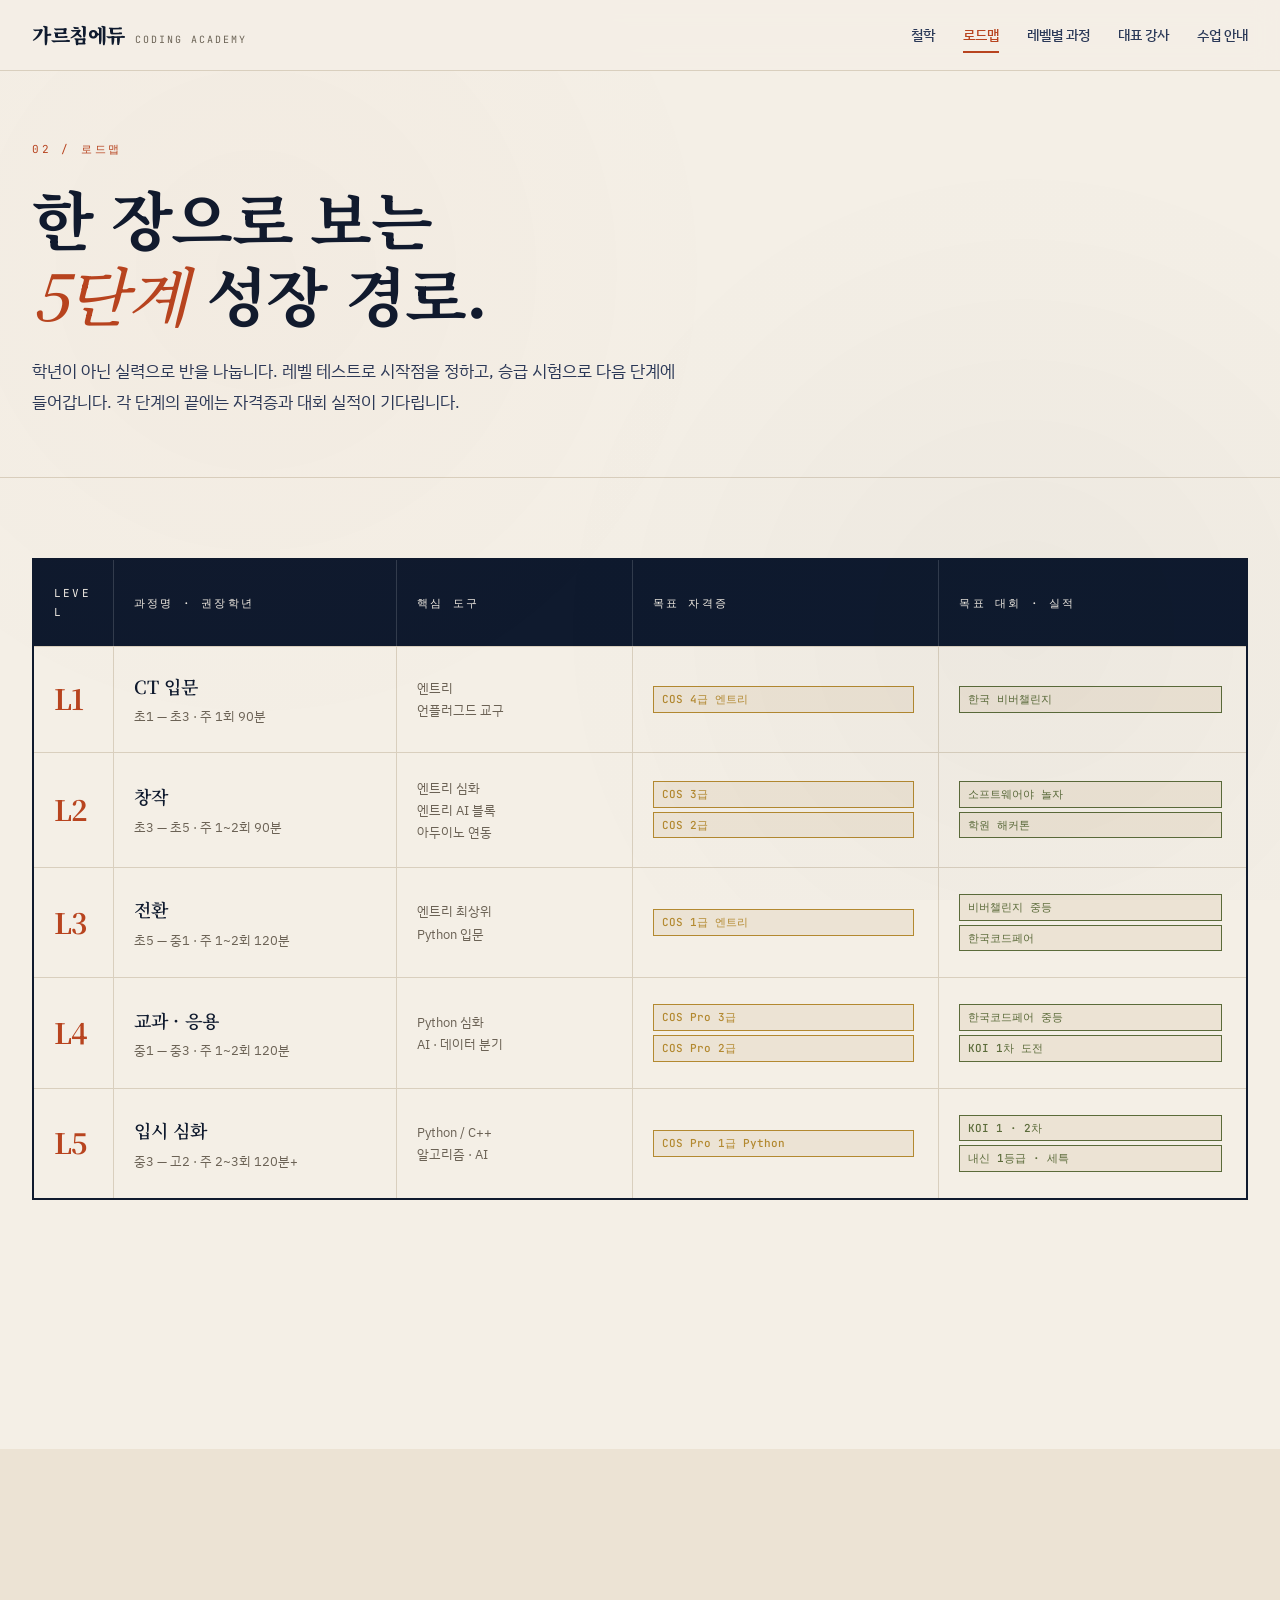
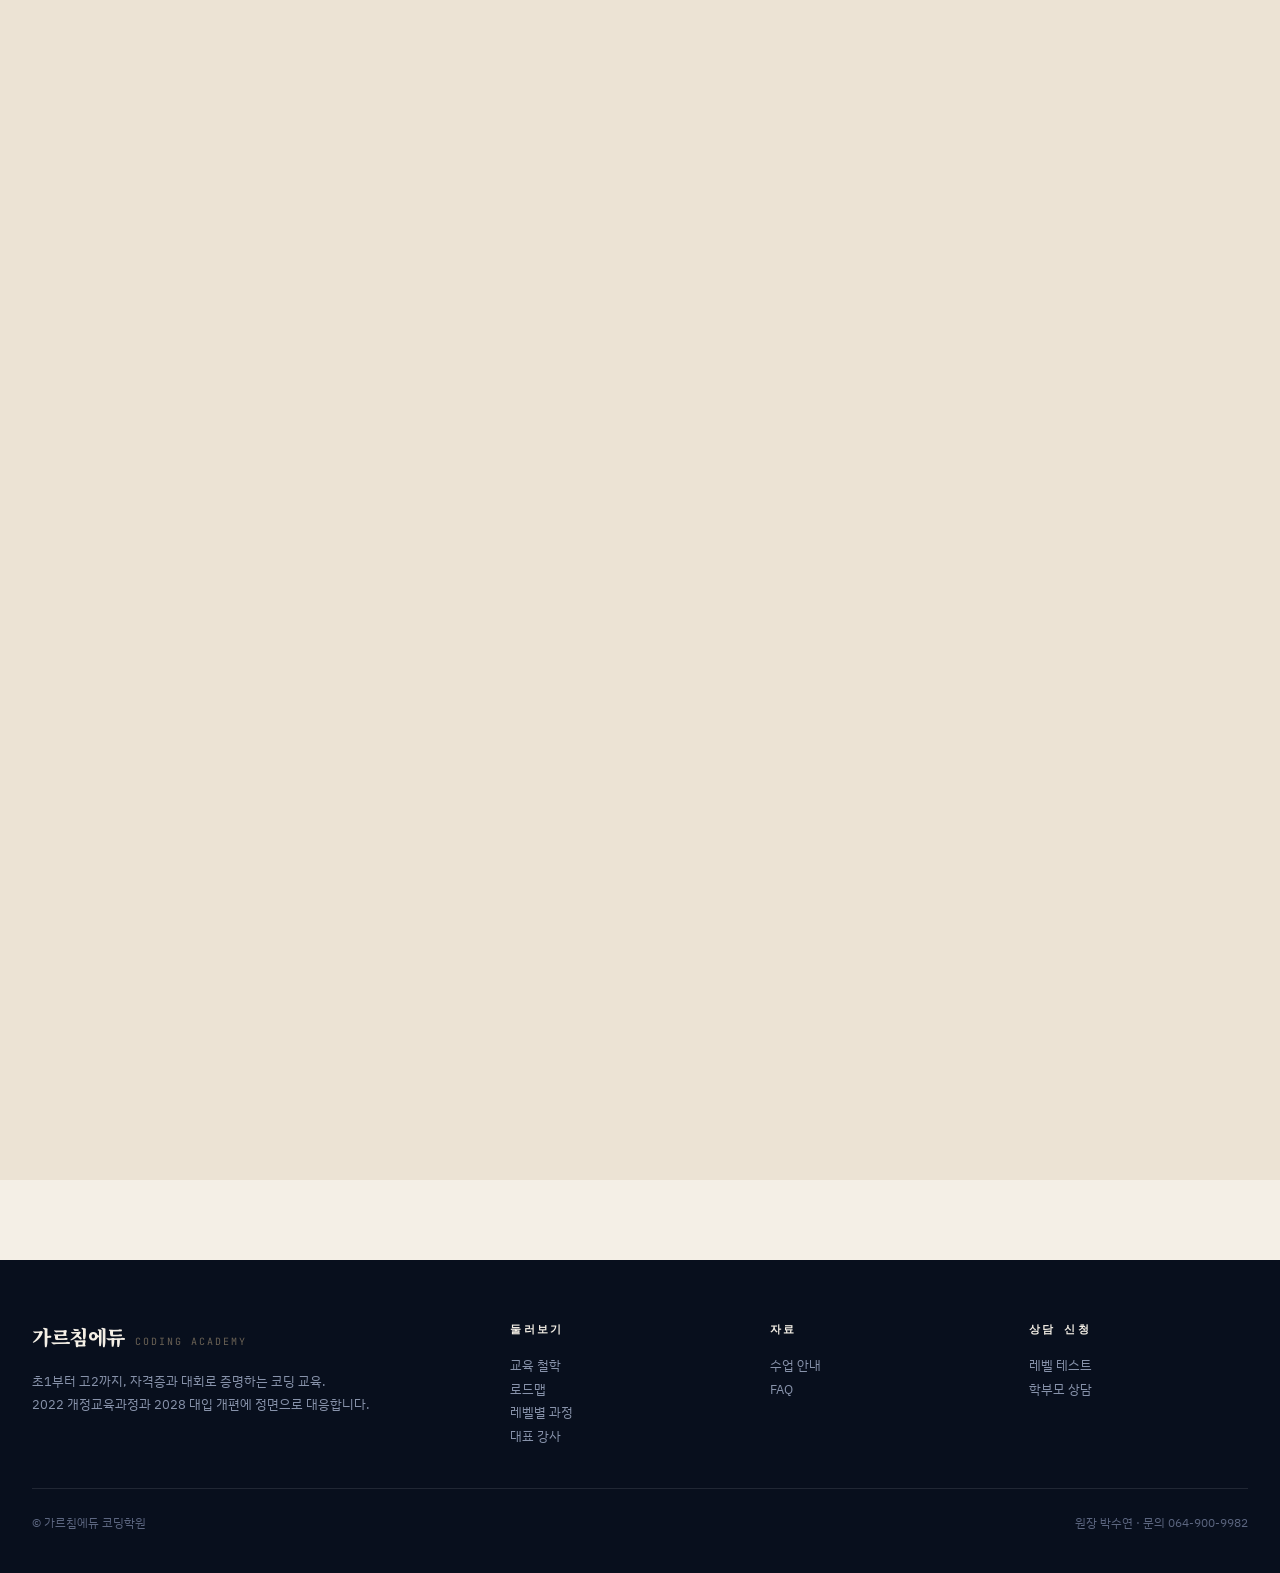
<file: roadmap.html>
<!DOCTYPE html>
<html lang="ko">
<head>
<meta charset="UTF-8">
<meta name="viewport" content="width=device-width, initial-scale=1.0">
<title>로드맵 — 가르침에듀 코딩학원</title>
<meta name="description" content="5단계 성장 경로 — 초1부터 고2까지 자격증과 대회 라인업.">
<link rel="preconnect" href="https://fonts.googleapis.com">
<link rel="preconnect" href="https://fonts.gstatic.com" crossorigin>
<link href="https://fonts.googleapis.com/css2?family=Noto+Serif+KR:wght@400;500;600;700;900&family=IBM+Plex+Sans+KR:wght@300;400;500;600;700&family=JetBrains+Mono:wght@400;500;700&display=swap" rel="stylesheet">
<link rel="stylesheet" href="assets/style.css">
</head>
<body>

<div data-header></div>

<main>

<section class="page-header">
  <div class="page-eyebrow rise rise-1">02 / 로드맵</div>
  <h1 class="page-title rise rise-2">
    한 장으로 보는<br>
    <em>5단계</em> 성장 경로.
  </h1>
  <p class="page-lead rise rise-3">
    학년이 아닌 실력으로 반을 나눕니다. 레벨 테스트로 시작점을 정하고, 승급 시험으로 다음 단계에 들어갑니다.
    각 단계의 끝에는 자격증과 대회 실적이 기다립니다.
  </p>
</section>

<section class="reveal">
  <div class="section-inner">
    <div class="roadmap-table">
      <div class="roadmap-row roadmap-head">
        <div class="roadmap-cell">Level</div>
        <div class="roadmap-cell">과정명 · 권장학년</div>
        <div class="roadmap-cell">핵심 도구</div>
        <div class="roadmap-cell">목표 자격증</div>
        <div class="roadmap-cell">목표 대회 · 실적</div>
      </div>

      <div class="roadmap-row">
        <div class="roadmap-cell"><span class="level-badge">L1</span></div>
        <div class="roadmap-cell"><div class="cell-main">CT 입문</div><div class="cell-sub">초1 — 초3 · 주 1회 90분</div></div>
        <div class="roadmap-cell"><div class="cell-sub">엔트리<br>언플러그드 교구</div></div>
        <div class="roadmap-cell"><span class="cert-chip">COS 4급 엔트리</span></div>
        <div class="roadmap-cell"><span class="award-chip">한국 비버챌린지</span></div>
      </div>

      <div class="roadmap-row">
        <div class="roadmap-cell"><span class="level-badge">L2</span></div>
        <div class="roadmap-cell"><div class="cell-main">창작</div><div class="cell-sub">초3 — 초5 · 주 1~2회 90분</div></div>
        <div class="roadmap-cell"><div class="cell-sub">엔트리 심화<br>엔트리 AI 블록<br>아두이노 연동</div></div>
        <div class="roadmap-cell"><span class="cert-chip">COS 3급</span><span class="cert-chip">COS 2급</span></div>
        <div class="roadmap-cell"><span class="award-chip">소프트웨어야 놀자</span><span class="award-chip">학원 해커톤</span></div>
      </div>

      <div class="roadmap-row">
        <div class="roadmap-cell"><span class="level-badge">L3</span></div>
        <div class="roadmap-cell"><div class="cell-main">전환</div><div class="cell-sub">초5 — 중1 · 주 1~2회 120분</div></div>
        <div class="roadmap-cell"><div class="cell-sub">엔트리 최상위<br>Python 입문</div></div>
        <div class="roadmap-cell"><span class="cert-chip">COS 1급 엔트리</span></div>
        <div class="roadmap-cell"><span class="award-chip">비버챌린지 중등</span><span class="award-chip">한국코드페어</span></div>
      </div>

      <div class="roadmap-row">
        <div class="roadmap-cell"><span class="level-badge">L4</span></div>
        <div class="roadmap-cell"><div class="cell-main">교과 · 응용</div><div class="cell-sub">중1 — 중3 · 주 1~2회 120분</div></div>
        <div class="roadmap-cell"><div class="cell-sub">Python 심화<br>AI · 데이터 분기</div></div>
        <div class="roadmap-cell"><span class="cert-chip">COS Pro 3급</span><span class="cert-chip">COS Pro 2급</span></div>
        <div class="roadmap-cell"><span class="award-chip">한국코드페어 중등</span><span class="award-chip">KOI 1차 도전</span></div>
      </div>

      <div class="roadmap-row">
        <div class="roadmap-cell"><span class="level-badge">L5</span></div>
        <div class="roadmap-cell"><div class="cell-main">입시 심화</div><div class="cell-sub">중3 — 고2 · 주 2~3회 120분+</div></div>
        <div class="roadmap-cell"><div class="cell-sub">Python / C++<br>알고리즘 · AI</div></div>
        <div class="roadmap-cell"><span class="cert-chip">COS Pro 1급 Python</span></div>
        <div class="roadmap-cell"><span class="award-chip">KOI 1 · 2차</span><span class="award-chip">내신 1등급 · 세특</span></div>
      </div>
    </div>

    <p class="ornament">❦</p>
    <p style="text-align: center; font-family: var(--serif); font-style: italic; font-size: 18px; color: var(--ink-soft);">
      수료 시 최대 7개 자격증과 매년 갱신되는 대회 실적
    </p>
  </div>
</section>

<section class="reveal" style="background: var(--paper-deep);">
  <div class="section-inner">
    <div class="section-head">
      <div><div class="section-num">자격증 축적</div></div>
      <div>
        <h2 class="section-title">쌓아 올리는<br>엔트리 → Python 자격증.</h2>
        <p class="section-desc" style="margin-top: 24px;">
          블록 코딩 자격증(COS 엔트리) 4단계, 텍스트 코딩 자격증(COS Pro Python) 3단계가
          학생의 성장을 공식 문서로 증명합니다.
        </p>
      </div>
    </div>

    <div class="flow-diagram">
      <div class="flow-step"><div class="flow-step-num">4급</div><div class="flow-step-name">Start</div><div class="flow-step-grade">COS 엔트리</div></div>
      <div class="flow-step"><div class="flow-step-num">3급</div><div class="flow-step-name">Basic</div><div class="flow-step-grade">COS 엔트리</div></div>
      <div class="flow-step"><div class="flow-step-num">2급</div><div class="flow-step-name">Intermediate</div><div class="flow-step-grade">COS 엔트리</div></div>
      <div class="flow-step"><div class="flow-step-num">1급</div><div class="flow-step-name">Advanced</div><div class="flow-step-grade">COS 엔트리</div></div>
      <div class="flow-step" style="background: var(--ink); color: var(--paper); border-color: var(--ink);">
        <div class="flow-step-num" style="color: var(--accent-soft);">→</div>
        <div class="flow-step-name">블록 코딩 졸업</div>
        <div class="flow-step-grade" style="color: #8893AB;">Python 진입</div>
      </div>
    </div>

    <div class="flow-diagram">
      <div class="flow-step"><div class="flow-step-num">3급</div><div class="flow-step-name">Basic</div><div class="flow-step-grade">COS Pro Python</div></div>
      <div class="flow-step"><div class="flow-step-num">2급</div><div class="flow-step-name">Intermediate</div><div class="flow-step-grade">COS Pro Python</div></div>
      <div class="flow-step"><div class="flow-step-num">1급</div><div class="flow-step-name">Advanced</div><div class="flow-step-grade">COS Pro Python</div></div>
      <div class="flow-step" style="background: var(--accent); color: var(--paper); border-color: var(--accent);">
        <div class="flow-step-num" style="color: var(--paper);">KOI</div>
        <div class="flow-step-name">알고리즘 대회</div>
        <div class="flow-step-grade" style="color: var(--accent-soft);">정보올림피아드</div>
      </div>
      <div class="flow-step" style="background: var(--moss); color: var(--paper); border-color: var(--moss);">
        <div class="flow-step-num" style="color: var(--paper);">대입</div>
        <div class="flow-step-name">내신 · 세특</div>
        <div class="flow-step-grade" style="color: rgba(255,255,255,0.7);">2028 개편 대응</div>
      </div>
    </div>
  </div>
</section>

<section class="cta-dark">
  <div class="inner">
    <h2>각 레벨이 무엇을 남기는지,<br>자세히 보여드립니다.</h2>
    <a href="levels.html" class="btn btn-ghost" style="color: var(--paper); border-color: var(--paper);">레벨별 상세 과정 보기 <span class="arrow">→</span></a>
  </div>
</section>

</main>

<div data-footer></div>

<script src="assets/script.js"></script>
</body>
</html>
</file>
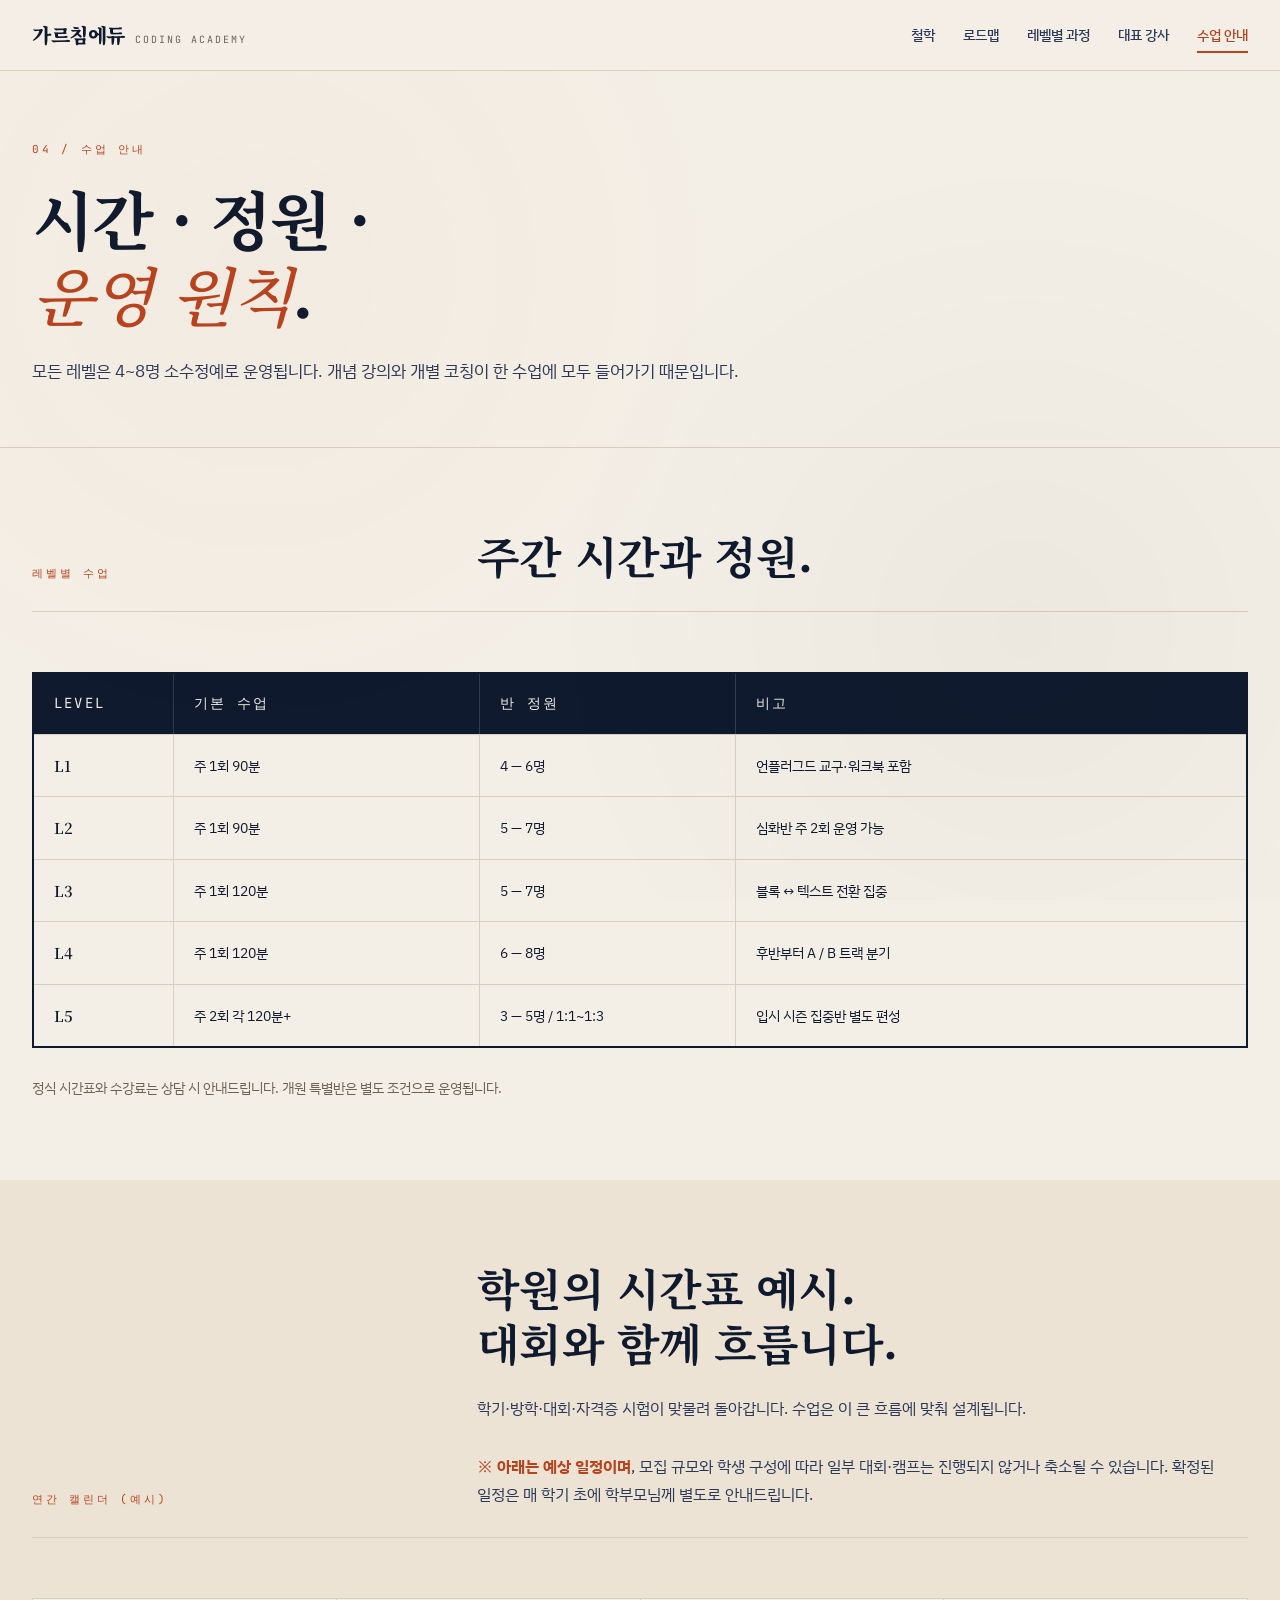
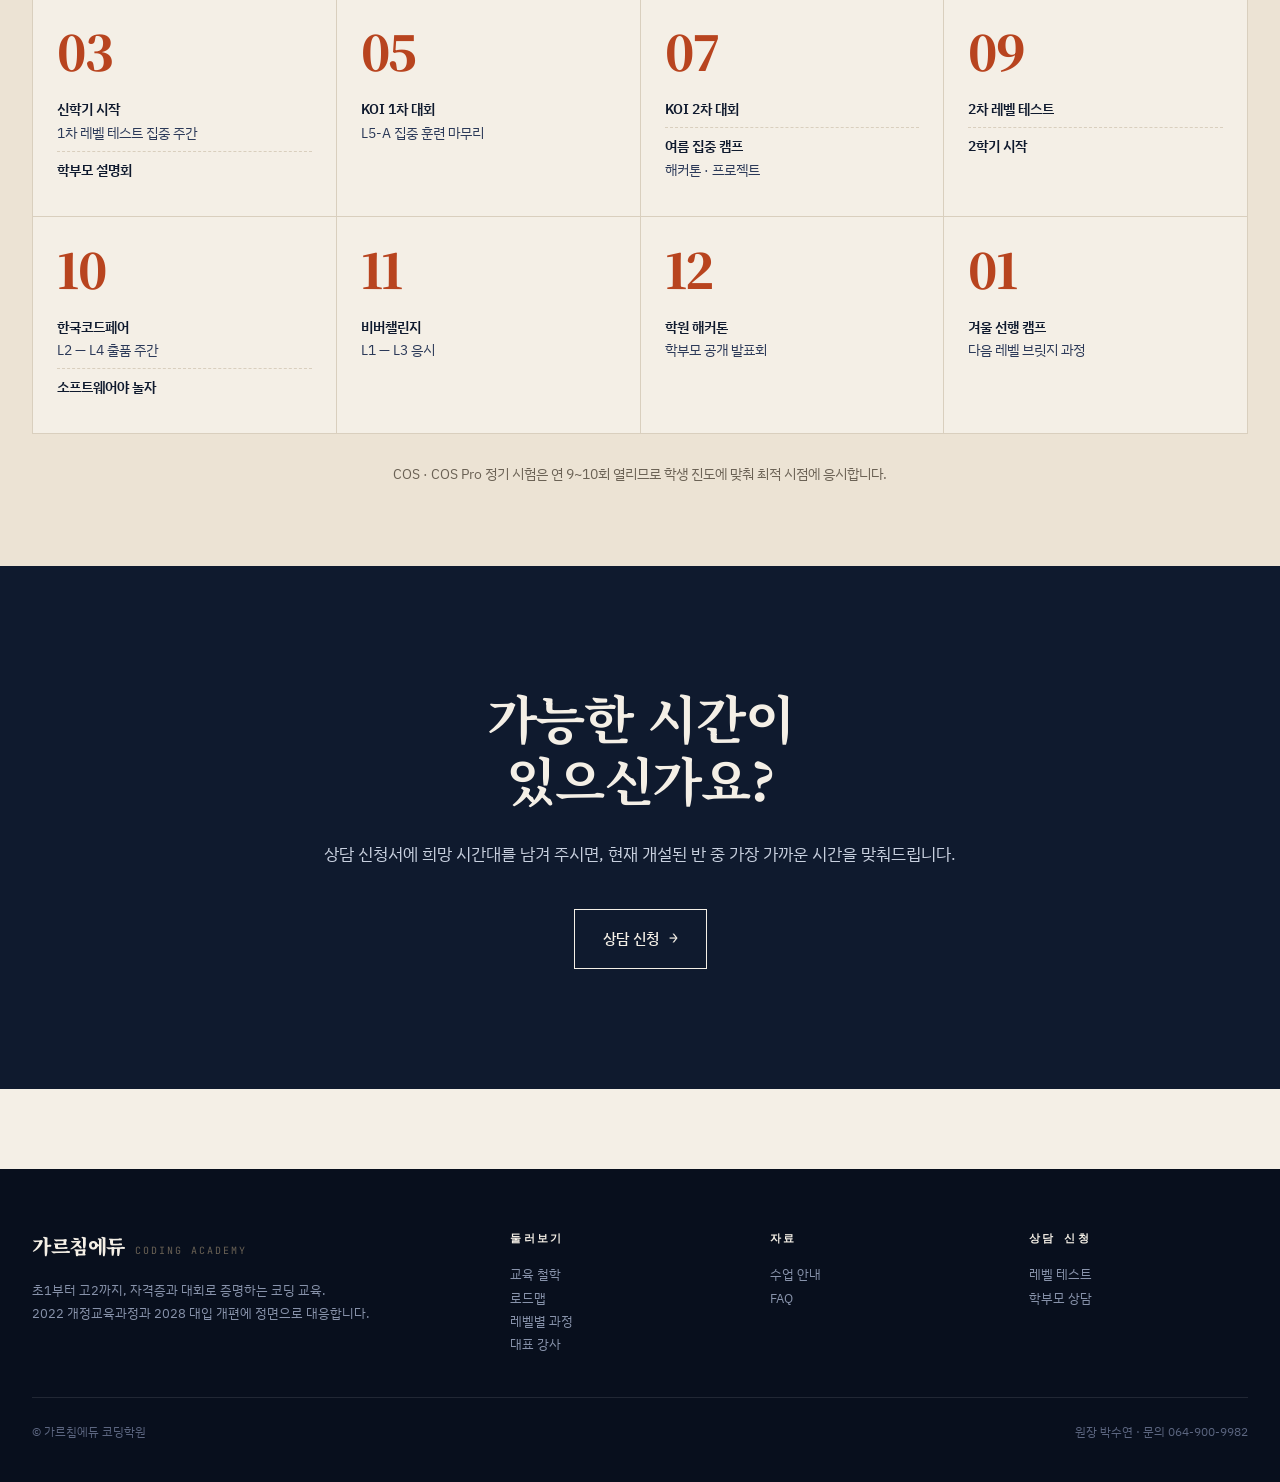
<file: schedule.html>
<!DOCTYPE html>
<html lang="ko">
<head>
<meta charset="UTF-8">
<meta name="viewport" content="width=device-width, initial-scale=1.0">
<title>수업 안내 — 가르침에듀 코딩학원</title>
<meta name="description" content="레벨별 수업 시간·정원·연간 캘린더.">
<link rel="preconnect" href="https://fonts.googleapis.com">
<link rel="preconnect" href="https://fonts.gstatic.com" crossorigin>
<link href="https://fonts.googleapis.com/css2?family=Noto+Serif+KR:wght@400;500;600;700;900&family=IBM+Plex+Sans+KR:wght@300;400;500;600;700&family=JetBrains+Mono:wght@400;500;700&display=swap" rel="stylesheet">
<link rel="stylesheet" href="assets/style.css">
</head>
<body>

<div data-header></div>

<main>

<section class="page-header">
  <div class="page-eyebrow rise rise-1">04 / 수업 안내</div>
  <h1 class="page-title rise rise-2">
    시간 · 정원 ·<br>
    <em>운영 원칙</em>.
  </h1>
  <p class="page-lead rise rise-3">
    모든 레벨은 4~8명 소수정예로 운영됩니다. 개념 강의와 개별 코칭이 한 수업에 모두 들어가기 때문입니다.
  </p>
</section>

<section class="reveal">
  <div class="section-inner">
    <div class="section-head">
      <div><div class="section-num">레벨별 수업</div></div>
      <div><h2 class="section-title">주간 시간과 정원.</h2></div>
    </div>

    <div class="schedule-table">
      <div class="sch-row sch-head">
        <div class="sch-cell">Level</div>
        <div class="sch-cell">기본 수업</div>
        <div class="sch-cell">반 정원</div>
        <div class="sch-cell">비고</div>
      </div>
      <div class="sch-row"><div class="sch-cell"><strong>L1</strong></div><div class="sch-cell">주 1회 90분</div><div class="sch-cell">4 — 6명</div><div class="sch-cell">언플러그드 교구·워크북 포함</div></div>
      <div class="sch-row"><div class="sch-cell"><strong>L2</strong></div><div class="sch-cell">주 1회 90분</div><div class="sch-cell">5 — 7명</div><div class="sch-cell">심화반 주 2회 운영 가능</div></div>
      <div class="sch-row"><div class="sch-cell"><strong>L3</strong></div><div class="sch-cell">주 1회 120분</div><div class="sch-cell">5 — 7명</div><div class="sch-cell">블록 ↔ 텍스트 전환 집중</div></div>
      <div class="sch-row"><div class="sch-cell"><strong>L4</strong></div><div class="sch-cell">주 1회 120분</div><div class="sch-cell">6 — 8명</div><div class="sch-cell">후반부터 A / B 트랙 분기</div></div>
      <div class="sch-row"><div class="sch-cell"><strong>L5</strong></div><div class="sch-cell">주 2회 각 120분+</div><div class="sch-cell">3 — 5명 / 1:1~1:3</div><div class="sch-cell">입시 시즌 집중반 별도 편성</div></div>
    </div>

    <p style="margin-top: 28px; color: var(--muted); font-size: 14px;">
      정식 시간표와 수강료는 상담 시 안내드립니다. 개원 특별반은 별도 조건으로 운영됩니다.
    </p>
  </div>
</section>

<section class="reveal" style="background: var(--paper-deep);">
  <div class="section-inner">
    <div class="section-head">
      <div><div class="section-num">연간 캘린더 (예시)</div></div>
      <div>
        <h2 class="section-title">학원의 시간표 예시.<br>대회와 함께 흐릅니다.</h2>
        <p class="section-desc" style="margin-top: 24px;">
          학기·방학·대회·자격증 시험이 맞물려 돌아갑니다. 수업은 이 큰 흐름에 맞춰 설계됩니다.
          <br><br>
          <strong style="color: var(--accent);">※ 아래는 예상 일정이며</strong>, 모집 규모와 학생 구성에 따라 일부 대회·캠프는 진행되지 않거나 축소될 수 있습니다.
          확정된 일정은 매 학기 초에 학부모님께 별도로 안내드립니다.
        </p>
      </div>
    </div>

    <div class="cal-grid">
      <div class="cal-cell"><div class="cal-month">03</div><div class="cal-events"><div class="cal-event"><strong>신학기 시작</strong><br>1차 레벨 테스트 집중 주간</div><div class="cal-event"><strong>학부모 설명회</strong></div></div></div>
      <div class="cal-cell"><div class="cal-month">05</div><div class="cal-events"><div class="cal-event"><strong>KOI 1차 대회</strong><br>L5-A 집중 훈련 마무리</div></div></div>
      <div class="cal-cell"><div class="cal-month">07</div><div class="cal-events"><div class="cal-event"><strong>KOI 2차 대회</strong></div><div class="cal-event"><strong>여름 집중 캠프</strong><br>해커톤 · 프로젝트</div></div></div>
      <div class="cal-cell"><div class="cal-month">09</div><div class="cal-events"><div class="cal-event"><strong>2차 레벨 테스트</strong></div><div class="cal-event"><strong>2학기 시작</strong></div></div></div>
      <div class="cal-cell"><div class="cal-month">10</div><div class="cal-events"><div class="cal-event"><strong>한국코드페어</strong><br>L2 — L4 출품 주간</div><div class="cal-event"><strong>소프트웨어야 놀자</strong></div></div></div>
      <div class="cal-cell"><div class="cal-month">11</div><div class="cal-events"><div class="cal-event"><strong>비버챌린지</strong><br>L1 — L3 응시</div></div></div>
      <div class="cal-cell"><div class="cal-month">12</div><div class="cal-events"><div class="cal-event"><strong>학원 해커톤</strong><br>학부모 공개 발표회</div></div></div>
      <div class="cal-cell"><div class="cal-month">01</div><div class="cal-events"><div class="cal-event"><strong>겨울 선행 캠프</strong><br>다음 레벨 브릿지 과정</div></div></div>
    </div>

    <p style="margin-top: 28px; color: var(--muted); font-size: 14px; text-align:center;">
      COS · COS Pro 정기 시험은 연 9~10회 열리므로 학생 진도에 맞춰 최적 시점에 응시합니다.
    </p>
  </div>
</section>

<section class="cta-dark">
  <div class="inner">
    <h2>가능한 시간이<br>있으신가요?</h2>
    <p>상담 신청서에 희망 시간대를 남겨 주시면, 현재 개설된 반 중 가장 가까운 시간을 맞춰드립니다.</p>
    <a href="contact.html" class="btn btn-ghost" style="color: var(--paper); border-color: var(--paper);">상담 신청 <span class="arrow">→</span></a>
  </div>
</section>

</main>

<div data-footer></div>

<script src="assets/script.js"></script>
</body>
</html>
</file>
<file: assets/style.css>
/* ================================================================
   가르침에듀 코딩학원 — 통합 스타일시트
   ================================================================ */

:root {
  --ink: #0F1A2E;
  --ink-soft: #2B3958;
  --paper: #F4EFE6;
  --paper-deep: #ECE3D4;
  --paper-line: #D9CFBE;
  --accent: #B8441F;
  --accent-soft: #E8B799;
  --moss: #5B6B3A;
  --gold: #B38930;
  --muted: #6B6255;

  --serif: 'Noto Serif KR', 'Times New Roman', serif;
  --sans: 'IBM Plex Sans KR', 'Malgun Gothic', sans-serif;
  --mono: 'JetBrains Mono', 'Consolas', monospace;

  --maxw: 1280px;
}

* {
  box-sizing: border-box;
  margin: 0;
  padding: 0;
}

html {
  scroll-behavior: smooth;
}

body {
  font-family: var(--sans);
  background: var(--paper);
  color: var(--ink);
  line-height: 1.7;
  font-weight: 400;
  font-size: 16px;
  overflow-x: hidden;
  min-height: 100vh;
  display: flex;
  flex-direction: column;
  word-break: keep-all;
  overflow-wrap: break-word;
}

main {
  flex: 1;
}

a {
  color: inherit;
  text-decoration: none;
}

button {
  font-family: inherit;
  cursor: pointer;
  border: none;
  background: none;
}

img {
  max-width: 100%;
  height: auto;
  display: block;
}

/* Reserve space for header injected by JS - prevents layout shift */
[data-header] {
  display: block;
  height: 69px;
}

[data-footer] {
  display: block;
  min-height: 200px;
}

body::before {
  content: '';
  position: fixed;
  inset: 0;
  background-image:
    radial-gradient(circle at 20% 30%, rgba(180, 70, 35, 0.025) 0%, transparent 40%),
    radial-gradient(circle at 80% 70%, rgba(15, 26, 46, 0.03) 0%, transparent 40%);
  pointer-events: none;
  z-index: 1;
}

/* ================ Topbar ================ */
.topbar {
  position: fixed;
  top: 0;
  left: 0;
  right: 0;
  z-index: 100;
  background: rgba(244, 239, 230, 0.94);
  backdrop-filter: blur(12px);
  border-bottom: 1px solid var(--paper-line);
}

.topbar-inner {
  max-width: var(--maxw);
  margin: 0 auto;
  padding: 18px 32px;
  display: flex;
  align-items: center;
  justify-content: space-between;
}

.brand {
  display: flex;
  align-items: baseline;
  gap: 10px;
}

.brand-mark {
  font-family: var(--serif);
  font-weight: 900;
  font-size: 20px;
  letter-spacing: -0.02em;
}

.brand-sub {
  font-family: var(--mono);
  font-size: 10px;
  letter-spacing: 0.2em;
  color: var(--muted);
  text-transform: uppercase;
}

.nav {
  display: flex;
  gap: 28px;
  align-items: center;
}

.nav a {
  font-size: 14px;
  font-weight: 500;
  color: var(--ink-soft);
  transition: color 0.2s;
  position: relative;
}

.nav a:hover {
  color: var(--accent);
}

.nav a.active {
  color: var(--accent);
}

.nav a.active::after {
  content: '';
  position: absolute;
  left: 0;
  right: 0;
  bottom: -6px;
  height: 2px;
  background: var(--accent);
}

.nav-cta {
  padding: 10px 20px;
  background: var(--ink);
  color: var(--paper) !important;
  font-weight: 500;
}

.nav-cta:hover {
  background: var(--accent);
}

.nav-cta.active::after {
  display: none;
}

.mobile-toggle {
  display: none;
  font-size: 22px;
}

@media (max-width: 900px) {
  .nav {
    display: none;
    position: absolute;
    top: 100%;
    left: 0;
    right: 0;
    flex-direction: column;
    background: var(--paper);
    border-bottom: 1px solid var(--paper-line);
    padding: 20px 32px;
    gap: 16px;
    align-items: flex-start;
  }

  .nav.open {
    display: flex;
  }

  .mobile-toggle {
    display: block;
  }
}

/* ================ Page Header ================ */
.page-header {
  padding: 140px 32px 60px;
  max-width: var(--maxw);
  margin: 0 auto;
  border-bottom: 1px solid var(--paper-line);
}

.page-eyebrow {
  font-family: var(--mono);
  font-size: 11px;
  letter-spacing: 0.25em;
  color: var(--accent);
  text-transform: uppercase;
  margin-bottom: 20px;
}

.page-title {
  font-family: var(--serif);
  font-size: clamp(26px, 5vw, 64px);
  line-height: 1.2;
  font-weight: 700;
  letter-spacing: -0.025em;
  margin-bottom: 24px;
}

.page-title em {
  font-style: italic;
  font-weight: 500;
  color: var(--accent);
}

.page-lead {
  font-size: 17px;
  max-width: 720px;
  color: var(--ink-soft);
  line-height: 1.8;
}

/* ================ Section Base ================ */
section {
  padding: 80px 32px;
  position: relative;
}

.section-inner {
  max-width: var(--maxw);
  margin: 0 auto;
}

.section-head {
  display: grid;
  grid-template-columns: 1fr 2fr;
  gap: 60px;
  align-items: end;
  margin-bottom: 60px;
  padding-bottom: 28px;
  border-bottom: 1px solid var(--paper-line);
}

.section-num {
  font-family: var(--mono);
  font-size: 11px;
  letter-spacing: 0.25em;
  color: var(--accent);
}

.section-title {
  font-family: var(--serif);
  font-size: clamp(22px, 3.5vw, 44px);
  line-height: 1.25;
  font-weight: 700;
  letter-spacing: -0.02em;
}

.section-desc {
  font-size: 16px;
  line-height: 1.8;
  color: var(--ink-soft);
  max-width: 780px;
}

@media (max-width: 820px) {
  .section-head {
    grid-template-columns: 1fr;
    gap: 16px;
    margin-bottom: 40px;
  }

  section {
    padding: 60px 24px;
  }

  .page-header {
    padding: 120px 24px 50px;
  }
}

/* ================ Buttons ================ */
.btn {
  display: inline-flex;
  align-items: center;
  gap: 10px;
  padding: 16px 28px;
  font-size: 15px;
  font-weight: 500;
  transition: all 0.25s;
}

.btn-primary {
  background: var(--ink);
  color: var(--paper);
}

.btn-primary:hover {
  background: var(--accent);
  transform: translate(-2px, -2px);
  box-shadow: 4px 4px 0 var(--ink);
}

.btn-ghost {
  color: var(--ink);
  border: 1px solid var(--ink);
}

.btn-ghost:hover {
  background: var(--ink);
  color: var(--paper);
}

.btn .arrow {
  font-family: var(--mono);
}

/* ================ Footer ================ */
.footer {
  background: #080F1D;
  color: #8893AB;
  padding: 60px 32px 40px;
  font-size: 13px;
  margin-top: 80px;
}

.footer-inner {
  max-width: var(--maxw);
  margin: 0 auto;
  display: grid;
  grid-template-columns: 2fr 1fr 1fr 1fr;
  gap: 40px;
}

.footer h4 {
  font-family: var(--mono);
  font-size: 11px;
  letter-spacing: 0.2em;
  color: var(--paper);
  text-transform: uppercase;
  margin-bottom: 16px;
}

.footer p,
.footer li {
  line-height: 1.8;
}

.footer ul {
  list-style: none;
}

.footer .brand-mark {
  color: var(--paper);
}

.footer a {
  color: #8893AB;
}

.footer a:hover {
  color: var(--paper);
}

.footer-bottom {
  max-width: var(--maxw);
  margin: 40px auto 0;
  padding-top: 24px;
  border-top: 1px solid rgba(255, 255, 255, 0.1);
  font-size: 12px;
  color: #5C6680;
  display: flex;
  justify-content: space-between;
  flex-wrap: wrap;
  gap: 12px;
}

@media (max-width: 820px) {
  .footer-inner {
    grid-template-columns: 1fr 1fr;
  }
}

/* ================ Utilities ================ */
.ornament {
  font-family: var(--serif);
  font-style: italic;
  color: var(--paper-line);
  font-size: 32px;
  text-align: center;
  margin: 24px 0;
  user-select: none;
}

.cert-chip,
.award-chip {
  display: inline-block;
  font-family: var(--mono);
  font-size: 11px;
  padding: 3px 8px;
  background: var(--paper-deep);
  margin: 2px 4px 2px 0;
  font-weight: 500;
}

.cert-chip {
  border: 1px solid var(--gold);
  color: var(--gold);
}

.award-chip {
  border: 1px solid var(--moss);
  color: var(--moss);
}

@keyframes riseIn {
  from {
    opacity: 0;
    transform: translateY(24px);
  }

  to {
    opacity: 1;
    transform: translateY(0);
  }
}

.rise {
  animation: riseIn 0.7s ease-out both;
}

.rise-1 {
  animation-delay: 0.1s;
}

.rise-2 {
  animation-delay: 0.25s;
}

.rise-3 {
  animation-delay: 0.4s;
}

.rise-4 {
  animation-delay: 0.55s;
}

.reveal {
  opacity: 0;
  transform: translateY(28px);
  transition: opacity 0.7s, transform 0.7s;
}

.reveal.in {
  opacity: 1;
  transform: translateY(0);
}

/* ================================================================
   Page: index (home) Hero + teaser
   ================================================================ */
.hero {
  padding: 160px 32px 100px;
  max-width: var(--maxw);
  margin: 0 auto;
}

.hero-tag {
  display: inline-block;
  font-family: var(--mono);
  font-size: 11px;
  letter-spacing: 0.25em;
  color: var(--accent);
  text-transform: uppercase;
  padding: 6px 12px;
  border: 1px solid var(--accent);
  margin-bottom: 32px;
}

.hero-title {
  font-family: var(--serif);
  font-size: clamp(28px, 6.8vw, 88px);
  line-height: 1.15;
  font-weight: 700;
  letter-spacing: -0.025em;
  margin-bottom: 36px;
}

.hero-title em {
  font-style: italic;
  font-weight: 500;
  color: var(--accent);
}

.hero-title .stroke {
  -webkit-text-stroke: 1.5px var(--ink);
  color: transparent;
}

.hero-sub {
  font-size: 18px;
  max-width: 700px;
  color: var(--ink-soft);
  margin-bottom: 48px;
  line-height: 1.8;
}

.hero-sub em {
  font-family: var(--serif);
  color: var(--accent);
  font-style: italic;
}

.hero-actions {
  display: flex;
  gap: 16px;
  flex-wrap: wrap;
}

.hero-meta {
  display: grid;
  grid-template-columns: repeat(4, 1fr);
  gap: 1px;
  margin-top: 96px;
  background: var(--paper-line);
  border-top: 1px solid var(--paper-line);
  border-bottom: 1px solid var(--paper-line);
}

.hero-meta div {
  background: var(--paper);
  padding: 24px 20px;
}

.hero-meta .k {
  font-family: var(--mono);
  font-size: 10px;
  letter-spacing: 0.2em;
  color: var(--muted);
  text-transform: uppercase;
  margin-bottom: 8px;
}

.hero-meta .v {
  font-family: var(--serif);
  font-size: 22px;
  font-weight: 600;
  letter-spacing: -0.01em;
}

@media (max-width: 820px) {
  .hero-meta {
    grid-template-columns: repeat(2, 1fr);
  }

  .hero {
    padding: 130px 24px 60px;
  }
}

.highlights-grid {
  display: grid;
  grid-template-columns: repeat(3, 1fr);
  gap: 40px;
  margin-top: 40px;
}

.hi-card {
  padding: 36px 28px;
  background: var(--paper-deep);
  border: 1px solid var(--paper-line);
  transition: transform 0.3s, box-shadow 0.3s;
}

.hi-card:hover {
  transform: translateY(-4px);
  box-shadow: 8px 8px 0 var(--ink);
}

.hi-num {
  font-family: var(--serif);
  font-style: italic;
  font-size: 48px;
  color: var(--accent);
  line-height: 1;
  margin-bottom: 20px;
}

.hi-card h3 {
  font-family: var(--serif);
  font-size: 20px;
  font-weight: 600;
  margin-bottom: 12px;
  letter-spacing: -0.01em;
}

.hi-card p {
  color: var(--ink-soft);
  font-size: 14px;
  line-height: 1.75;
  margin-bottom: 16px;
}

.hi-link {
  font-family: var(--mono);
  font-size: 11px;
  letter-spacing: 0.15em;
  color: var(--accent);
  text-transform: uppercase;
}

@media (max-width: 900px) {
  .highlights-grid {
    grid-template-columns: 1fr;
    gap: 24px;
  }
}

/* Instructor teaser on home */
.teaser-instructor {
  padding: 100px 32px;
  background: var(--paper-deep);
}

.teaser-instructor-inner {
  max-width: var(--maxw);
  margin: 0 auto;
  display: grid;
  grid-template-columns: 1fr 1.2fr;
  gap: 60px;
  align-items: center;
}

.teaser-photo {
  aspect-ratio: 4/5;
  max-width: 420px;
  margin: 0 auto;
  background: var(--paper) url('images/instructor-profile.jpg') center/cover no-repeat;
  border: 1px solid var(--paper-line);
  position: relative;
}

.teaser-photo::before {
  content: '';
  position: absolute;
  inset: 12px;
  border: 1px dashed rgba(184, 68, 31, 0.3);
  pointer-events: none;
}

.teaser-photo .badge {
  position: absolute;
  bottom: -16px;
  right: -16px;
  background: var(--accent);
  color: var(--paper);
  padding: 12px 18px;
  font-family: var(--mono);
  font-size: 10px;
  letter-spacing: 0.2em;
  text-transform: uppercase;
}

.teaser-photo .badge strong {
  display: block;
  font-family: var(--serif);
  font-size: 15px;
  font-weight: 600;
  margin-top: 3px;
  letter-spacing: 0;
  text-transform: none;
}

.teaser-instructor h2 {
  font-family: var(--serif);
  font-size: clamp(24px, 4.5vw, 52px);
  line-height: 1.2;
  font-weight: 700;
  letter-spacing: -0.025em;
  margin-bottom: 24px;
}

.teaser-instructor h2 em {
  font-style: italic;
  color: var(--accent);
}

.teaser-instructor p {
  color: var(--ink-soft);
  font-size: 16px;
  line-height: 1.85;
  margin-bottom: 28px;
  max-width: 560px;
}

.teaser-metrics {
  display: flex;
  gap: 16px;
  margin-bottom: 32px;
  flex-wrap: wrap;
}

.teaser-metric {
  padding: 10px 16px;
  background: var(--paper);
  border: 1px solid var(--paper-line);
  font-size: 13px;
}

.teaser-metric .k {
  font-family: var(--mono);
  font-size: 10px;
  color: var(--muted);
  letter-spacing: 0.15em;
  text-transform: uppercase;
  margin-bottom: 2px;
}

.teaser-metric .v {
  font-family: var(--serif);
  font-weight: 700;
  font-size: 18px;
}

.teaser-metric .v span {
  font-size: 13px;
  margin-left: 2px;
}

@media (max-width: 820px) {
  .teaser-instructor-inner {
    grid-template-columns: 1fr;
    gap: 32px;
  }
}

/* Roadmap preview (home) */
.teaser-roadmap {
  background: var(--ink);
  color: var(--paper);
  padding: 100px 32px;
}

.teaser-roadmap .section-title {
  color: var(--paper);
}

.teaser-roadmap .section-desc {
  color: #B8C0D0;
}

.teaser-roadmap .section-num {
  color: var(--accent-soft);
}

.teaser-roadmap .section-head {
  border-bottom-color: rgba(255, 255, 255, 0.15);
}

.roadmap-preview {
  display: grid;
  grid-template-columns: repeat(5, 1fr);
  gap: 1px;
  background: rgba(255, 255, 255, 0.15);
  border: 1px solid rgba(255, 255, 255, 0.15);
  margin-bottom: 40px;
}

.rp-cell {
  background: var(--ink);
  padding: 28px 20px;
  min-height: 180px;
  display: flex;
  flex-direction: column;
}

.rp-lv {
  font-family: var(--serif);
  font-size: 36px;
  font-weight: 900;
  color: var(--accent-soft);
  line-height: 1;
  margin-bottom: 12px;
}

.rp-name {
  font-family: var(--serif);
  font-size: 18px;
  font-weight: 600;
  margin-bottom: 6px;
}

.rp-grade {
  font-size: 12px;
  color: #8893AB;
  margin-bottom: 16px;
  font-family: var(--mono);
  letter-spacing: 0.1em;
}

.rp-cert {
  font-size: 12px;
  color: var(--paper);
  margin-top: auto;
  line-height: 1.5;
}

.rp-cert strong {
  color: var(--accent-soft);
}

@media (max-width: 900px) {
  .roadmap-preview {
    grid-template-columns: repeat(2, 1fr);
  }
}

/* CTA big */
.cta-big {
  background: var(--ink);
  color: var(--paper);
  text-align: center;
  padding: 140px 32px;
}

.cta-big .inner {
  max-width: 780px;
  margin: 0 auto;
}

.cta-big .eyebrow {
  font-family: var(--mono);
  font-size: 11px;
  letter-spacing: 0.3em;
  color: var(--accent-soft);
  text-transform: uppercase;
  margin-bottom: 24px;
}

.cta-big h2 {
  font-family: var(--serif);
  font-size: clamp(26px, 5vw, 64px);
  line-height: 1.2;
  font-weight: 700;
  letter-spacing: -0.025em;
  margin-bottom: 28px;
}

.cta-big h2 em {
  font-style: italic;
  color: var(--accent-soft);
  font-weight: 500;
}

.cta-big p {
  color: #C8D0DF;
  font-size: 17px;
  line-height: 1.8;
  margin-bottom: 48px;
}

.cta-big .btn {
  background: var(--accent);
  color: var(--paper);
}

.cta-big .btn:hover {
  transform: translate(-2px, -2px);
  box-shadow: 5px 5px 0 var(--accent-soft);
}

.cta-mini {
  background: var(--paper-deep);
  text-align: center;
  padding: 100px 32px;
}

.cta-mini .inner {
  max-width: 720px;
  margin: 0 auto;
}

.cta-mini h2 {
  font-family: var(--serif);
  font-size: clamp(28px, 4vw, 44px);
  line-height: 1.2;
  font-weight: 700;
  margin-bottom: 24px;
  letter-spacing: -0.02em;
}

.cta-mini p {
  color: var(--ink-soft);
  font-size: 16px;
  line-height: 1.8;
  margin-bottom: 32px;
}

.cta-dark {
  background: var(--ink);
  color: var(--paper);
  text-align: center;
  padding: 120px 32px;
}

.cta-dark .inner {
  max-width: 720px;
  margin: 0 auto;
}

.cta-dark h2 {
  font-family: var(--serif);
  font-size: clamp(32px, 4.5vw, 52px);
  line-height: 1.2;
  font-weight: 700;
  margin-bottom: 28px;
  letter-spacing: -0.025em;
}

.cta-dark p {
  color: #C8D0DF;
  font-size: 17px;
  line-height: 1.8;
  margin-bottom: 40px;
}

/* ================================================================
   Page: about
   ================================================================ */
.about-principle {
  padding: 48px 0;
  border-bottom: 1px solid var(--paper-line);
  display: grid;
  grid-template-columns: 100px 1fr;
  gap: 40px;
}

.about-principle:last-of-type {
  border-bottom: none;
}

.about-principle-num {
  font-family: var(--serif);
  font-style: italic;
  font-size: 72px;
  color: var(--accent);
  line-height: 1;
}

.about-principle h3 {
  font-family: var(--serif);
  font-size: 28px;
  font-weight: 700;
  margin-bottom: 16px;
  letter-spacing: -0.02em;
}

.about-principle p {
  font-size: 16px;
  line-height: 1.85;
  color: var(--ink-soft);
  max-width: 680px;
}

.change-grid {
  display: grid;
  grid-template-columns: 1fr 1fr;
  gap: 40px;
}

.change-box {
  background: var(--paper);
  padding: 36px 32px;
  border: 1px solid var(--paper-line);
}

.change-box .k {
  font-family: var(--mono);
  font-size: 11px;
  letter-spacing: 0.2em;
  color: var(--accent);
  text-transform: uppercase;
  margin-bottom: 16px;
}

.change-box h3 {
  font-family: var(--serif);
  font-size: 22px;
  font-weight: 600;
  margin-bottom: 16px;
  letter-spacing: -0.01em;
}

.change-box ul {
  list-style: none;
  font-size: 15px;
  line-height: 2;
  color: var(--ink-soft);
}

@media (max-width: 820px) {
  .change-grid {
    grid-template-columns: 1fr;
    gap: 24px;
  }
}

/* ================================================================
   Page: roadmap
   ================================================================ */
.roadmap-table {
  border: 2px solid var(--ink);
  background: var(--paper);
  margin-bottom: 60px;
}

.roadmap-row {
  display: grid;
  grid-template-columns: 80px 1.2fr 1fr 1.3fr 1.3fr;
  border-bottom: 1px solid var(--paper-line);
  transition: background 0.2s;
}

.roadmap-row:last-child {
  border-bottom: none;
}

.roadmap-row:hover {
  background: var(--paper-deep);
}

.roadmap-head {
  background: var(--ink);
  color: var(--paper);
  font-family: var(--mono);
  font-size: 11px;
  letter-spacing: 0.2em;
  text-transform: uppercase;
}

.roadmap-head:hover {
  background: var(--ink);
}

.roadmap-cell {
  padding: 24px 20px;
  border-right: 1px solid var(--paper-line);
  display: flex;
  flex-direction: column;
  justify-content: center;
}

.roadmap-head .roadmap-cell {
  border-right-color: rgba(255, 255, 255, 0.15);
}

.roadmap-cell:last-child {
  border-right: none;
}

.level-badge {
  font-family: var(--serif);
  font-weight: 700;
  font-size: 28px;
  color: var(--accent);
  letter-spacing: -0.02em;
}

.cell-main {
  font-family: var(--serif);
  font-size: 18px;
  font-weight: 600;
  margin-bottom: 4px;
  letter-spacing: -0.01em;
}

.cell-sub {
  font-size: 13px;
  color: var(--muted);
}

@media (max-width: 900px) {
  .roadmap-row {
    grid-template-columns: 60px 1fr 1fr;
  }

  .roadmap-row> :nth-child(4),
  .roadmap-row> :nth-child(5) {
    grid-column: 2 / 4;
    border-top: 1px dashed var(--paper-line);
  }

  .roadmap-head> :nth-child(4),
  .roadmap-head> :nth-child(5) {
    display: none;
  }
}

.flow-diagram {
  display: grid;
  grid-template-columns: repeat(5, 1fr);
  gap: 20px;
  margin: 60px 0;
}

.flow-step {
  text-align: center;
  padding: 24px 16px;
  background: var(--paper-deep);
  border: 1px solid var(--paper-line);
}

.flow-step-num {
  font-family: var(--serif);
  font-size: 40px;
  font-weight: 900;
  color: var(--accent);
  line-height: 1;
  margin-bottom: 12px;
}

.flow-step-name {
  font-family: var(--serif);
  font-size: 18px;
  font-weight: 600;
  margin-bottom: 6px;
}

.flow-step-grade {
  font-size: 12px;
  color: var(--muted);
  font-family: var(--mono);
  letter-spacing: 0.1em;
}

@media (max-width: 820px) {
  .flow-diagram {
    grid-template-columns: repeat(2, 1fr);
  }
}

/* ================================================================
   Page: levels
   ================================================================ */
.lvl-intro {
  background: var(--ink);
  color: var(--paper);
  padding: 60px 32px;
}

.lvl-intro-inner {
  max-width: var(--maxw);
  margin: 0 auto;
  display: grid;
  grid-template-columns: 180px 1fr 1fr;
  gap: 48px;
  align-items: start;
}

.lvl-badge .lv-num {
  font-family: var(--serif);
  font-size: 88px;
  font-weight: 900;
  line-height: 1;
  color: var(--accent-soft);
  letter-spacing: -0.04em;
}

.lvl-badge .lv-grade {
  font-family: var(--mono);
  font-size: 11px;
  letter-spacing: 0.2em;
  color: #8893AB;
  margin-top: 8px;
  text-transform: uppercase;
}

.lvl-title h3 {
  font-family: var(--serif);
  font-size: 36px;
  font-weight: 700;
  line-height: 1.15;
  margin-bottom: 10px;
  letter-spacing: -0.02em;
}

.lvl-title .tagline {
  color: var(--accent-soft);
  font-style: italic;
  margin-bottom: 20px;
  font-family: var(--serif);
  font-size: 17px;
}

.lvl-title p {
  color: #C8D0DF;
  font-size: 15px;
  line-height: 1.8;
}

.lvl-specs {
  display: grid;
  grid-template-columns: 1fr;
  gap: 10px;
}

.lvl-spec {
  display: grid;
  grid-template-columns: 90px 1fr;
  gap: 16px;
  padding: 10px 0;
  border-top: 1px dashed rgba(255, 255, 255, 0.18);
  font-size: 13px;
}

.lvl-spec:first-child {
  border-top: none;
  padding-top: 0;
}

.lvl-spec .k {
  font-family: var(--mono);
  font-size: 10px;
  letter-spacing: 0.15em;
  color: #8893AB;
  text-transform: uppercase;
  padding-top: 2px;
}

.lvl-spec .v {
  color: var(--paper);
  line-height: 1.6;
}

.lvl-spec .v strong {
  color: var(--accent-soft);
  font-weight: 600;
}

@media (max-width: 900px) {
  .lvl-intro-inner {
    grid-template-columns: 1fr;
    gap: 20px;
  }
}

.lvl-steps {
  background: var(--paper);
  padding: 80px 32px;
  border-bottom: 3px solid var(--ink);
}

.lvl-steps-inner {
  max-width: var(--maxw);
  margin: 0 auto;
}

.lvl-steps-head {
  margin-bottom: 48px;
  padding-bottom: 20px;
  border-bottom: 1px solid var(--paper-line);
  display: grid;
  grid-template-columns: auto 1fr;
  gap: 32px;
  align-items: baseline;
}

.lvl-steps-head .kicker {
  font-family: var(--mono);
  font-size: 11px;
  letter-spacing: 0.25em;
  color: var(--accent);
  text-transform: uppercase;
}

.lvl-steps-head h4 {
  font-family: var(--serif);
  font-size: 24px;
  font-weight: 600;
  letter-spacing: -0.01em;
}

.step-row {
  display: grid;
  grid-template-columns: 160px 1fr 240px;
  gap: 32px;
  padding: 32px 0;
  border-top: 1px solid var(--paper-line);
  align-items: start;
}

.step-row:last-child {
  border-bottom: 1px solid var(--paper-line);
}

.step-marker .seq {
  font-family: var(--mono);
  font-size: 11px;
  letter-spacing: 0.2em;
  color: var(--muted);
  text-transform: uppercase;
  margin-bottom: 6px;
}

.step-marker .label {
  font-family: var(--serif);
  font-size: 32px;
  font-weight: 700;
  color: var(--accent);
  letter-spacing: -0.02em;
  line-height: 1.1;
  margin-bottom: 4px;
}

.step-marker .sub {
  font-size: 12px;
  color: var(--muted);
  font-family: var(--mono);
  letter-spacing: 0.05em;
}

.step-body h5 {
  font-family: var(--serif);
  font-size: 20px;
  font-weight: 600;
  letter-spacing: -0.01em;
  margin-bottom: 12px;
  line-height: 1.35;
}

.step-body p {
  color: var(--ink-soft);
  font-size: 14.5px;
  line-height: 1.8;
  margin-bottom: 14px;
}

.step-learn {
  list-style: none;
  font-size: 13.5px;
  line-height: 1.8;
  color: var(--ink-soft);
}

.step-learn li {
  padding-left: 18px;
  position: relative;
}

.step-learn li::before {
  content: '→';
  position: absolute;
  left: 0;
  color: var(--accent);
  font-family: var(--mono);
  font-size: 12px;
  top: 1px;
}

.step-out {
  padding: 16px 18px;
  background: var(--paper-deep);
  border-left: 3px solid var(--accent);
}

.step-out .head {
  font-family: var(--mono);
  font-size: 10px;
  letter-spacing: 0.2em;
  color: var(--accent);
  text-transform: uppercase;
  margin-bottom: 6px;
}

.step-out .title {
  font-family: var(--serif);
  font-size: 14.5px;
  font-weight: 600;
  line-height: 1.5;
  color: var(--ink);
  margin-bottom: 8px;
}

.step-out .detail {
  font-size: 12.5px;
  color: var(--ink-soft);
  line-height: 1.6;
}

.step-out.milestone {
  background: var(--ink);
  border-left-color: var(--gold);
}

.step-out.milestone .head {
  color: var(--gold);
}

.step-out.milestone .title {
  color: var(--paper);
}

.step-out.milestone .detail {
  color: #B8C0D0;
}

@media (max-width: 900px) {
  .step-row {
    grid-template-columns: 1fr;
    gap: 12px;
    padding: 24px 0;
  }

  .lvl-steps-head {
    grid-template-columns: 1fr;
    gap: 8px;
  }
}

.lvl-summary {
  background: var(--paper-deep);
  padding: 40px 32px;
  border-bottom: 1px solid var(--paper-line);
}

.lvl-summary-inner {
  max-width: var(--maxw);
  margin: 0 auto;
  display: grid;
  grid-template-columns: repeat(3, 1fr);
  gap: 32px;
}

.lvl-summary-block .h {
  font-family: var(--mono);
  font-size: 11px;
  letter-spacing: 0.2em;
  color: var(--accent);
  text-transform: uppercase;
  margin-bottom: 10px;
}

.lvl-summary-block .b {
  font-family: var(--serif);
  font-size: 15.5px;
  line-height: 1.6;
  color: var(--ink);
  font-weight: 500;
}

@media (max-width: 820px) {
  .lvl-summary-inner {
    grid-template-columns: 1fr;
    gap: 16px;
  }
}

.special {
  background: var(--ink);
  color: var(--paper);
  padding: 100px 32px;
}

.special-inner {
  max-width: var(--maxw);
  margin: 0 auto;
}

.special-intro {
  max-width: 720px;
  margin-bottom: 50px;
}

.special-intro .kicker {
  font-family: var(--mono);
  font-size: 11px;
  letter-spacing: 0.3em;
  color: var(--accent-soft);
  text-transform: uppercase;
  margin-bottom: 20px;
}

.special-intro h2 {
  font-family: var(--serif);
  font-size: clamp(32px, 4vw, 48px);
  line-height: 1.15;
  font-weight: 700;
  letter-spacing: -0.025em;
  margin-bottom: 20px;
}

.special-intro h2 em {
  font-style: italic;
  color: var(--accent-soft);
}

.special-intro p {
  color: #C8D0DF;
  font-size: 16px;
  line-height: 1.85;
}

.special-grid {
  display: grid;
  grid-template-columns: repeat(3, 1fr);
  gap: 1px;
  background: rgba(255, 255, 255, 0.15);
  border: 1px solid rgba(255, 255, 255, 0.15);
}

.special-card {
  background: var(--ink);
  padding: 40px 32px;
  transition: background 0.3s;
}

.special-card:hover {
  background: #1A253C;
}

.special-card .tag {
  font-family: var(--mono);
  font-size: 10px;
  letter-spacing: 0.2em;
  color: var(--accent);
  text-transform: uppercase;
  margin-bottom: 16px;
}

.special-card h4 {
  font-family: var(--serif);
  font-size: 22px;
  font-weight: 700;
  margin-bottom: 8px;
  letter-spacing: -0.01em;
  line-height: 1.3;
}

.special-card .season {
  font-size: 12px;
  color: var(--accent-soft);
  font-family: var(--mono);
  letter-spacing: 0.1em;
  margin-bottom: 16px;
  text-transform: uppercase;
}

.special-card p {
  color: #C8D0DF;
  font-size: 14px;
  line-height: 1.8;
  margin-bottom: 16px;
}

.special-card ul {
  list-style: none;
  font-size: 13px;
  color: #B8C0D0;
  line-height: 1.9;
  border-top: 1px dashed rgba(255, 255, 255, 0.15);
  padding-top: 14px;
}

.special-card ul li::before {
  content: '— ';
  color: #6B7893;
}

.special-card .note {
  margin-top: 14px;
  font-size: 11.5px;
  color: var(--accent-soft);
  font-family: var(--mono);
  letter-spacing: 0.05em;
}

@media (max-width: 900px) {
  .special-grid {
    grid-template-columns: 1fr;
  }
}

/* ================================================================
   Page: instructor
   ================================================================ */
.inst-hero {
  display: grid;
  grid-template-columns: 1fr 1.2fr;
  gap: 80px;
  padding: 140px 32px 80px;
  max-width: var(--maxw);
  margin: 0 auto;
  align-items: center;
}

.inst-photo-wrap {
  position: relative;
  width: 100%;
  max-width: 480px;
  margin: 0 auto;
}

.inst-photo {
  display: block;
  width: 100%;
  height: auto;
  aspect-ratio: 4 / 5;
  object-fit: cover;
  background: var(--paper-deep);
  border: 1px solid var(--paper-line);
}

.inst-photo-wrap::before {
  content: '';
  position: absolute;
  inset: 12px;
  border: 1px dashed rgba(184, 68, 31, 0.3);
  pointer-events: none;
  z-index: 1;
}

.photo-badge {
  position: absolute;
  bottom: -20px;
  right: -20px;
  background: var(--accent);
  color: var(--paper);
  padding: 14px 20px;
  font-family: var(--mono);
  font-size: 11px;
  letter-spacing: 0.2em;
  text-transform: uppercase;
}

.photo-badge strong {
  display: block;
  font-family: var(--serif);
  font-size: 16px;
  font-weight: 600;
  margin-top: 4px;
  letter-spacing: 0;
  text-transform: none;
}

.inst-intro .label {
  font-family: var(--mono);
  font-size: 11px;
  letter-spacing: 0.25em;
  color: var(--accent);
  text-transform: uppercase;
  margin-bottom: 20px;
}

.inst-intro h1 {
  font-family: var(--serif);
  font-size: clamp(48px, 6vw, 72px);
  line-height: 1.05;
  font-weight: 700;
  letter-spacing: -0.025em;
  margin-bottom: 8px;
}

.inst-intro .name-en {
  font-family: var(--mono);
  font-size: 13px;
  letter-spacing: 0.2em;
  color: var(--muted);
  margin-bottom: 36px;
  text-transform: uppercase;
}

.inst-roles {
  display: flex;
  flex-wrap: wrap;
  gap: 10px;
  margin-bottom: 28px;
}

.role-chip {
  font-family: var(--sans);
  font-size: 12px;
  padding: 6px 12px;
  background: var(--paper-deep);
  border: 1px solid var(--paper-line);
  color: var(--ink-soft);
}

.inst-intro .tagline {
  font-family: var(--serif);
  font-style: italic;
  font-size: 24px;
  line-height: 1.5;
  color: var(--accent);
  margin-bottom: 24px;
  padding-left: 16px;
  border-left: 3px solid var(--accent);
}

.inst-intro .elevator {
  color: var(--ink-soft);
  font-size: 16px;
  line-height: 1.85;
  margin-bottom: 28px;
}

.inst-intro .elevator em {
  font-family: var(--serif);
  font-style: italic;
  color: var(--accent);
}

.contact-row {
  display: flex;
  flex-wrap: wrap;
  gap: 24px;
  padding-top: 24px;
  border-top: 1px solid var(--paper-line);
  font-size: 13px;
}

.contact-row>div {
  display: flex;
  flex-direction: column;
  gap: 4px;
}

.contact-row .k {
  font-family: var(--mono);
  font-size: 10px;
  letter-spacing: 0.2em;
  color: var(--muted);
  text-transform: uppercase;
}

.contact-row .v {
  font-weight: 500;
}

@media (max-width: 900px) {
  .inst-hero {
    grid-template-columns: 1fr;
    gap: 40px;
    padding: 120px 24px 50px;
  }
}

.impact {
  background: var(--ink);
  color: var(--paper);
  padding: 100px 32px;
}

.impact-inner {
  max-width: var(--maxw);
  margin: 0 auto;
}

.impact-head {
  text-align: center;
  margin-bottom: 60px;
}

.impact-head .eyebrow {
  font-family: var(--mono);
  font-size: 11px;
  letter-spacing: 0.3em;
  color: var(--accent-soft);
  text-transform: uppercase;
  margin-bottom: 16px;
}

.impact-head h2 {
  font-family: var(--serif);
  font-size: clamp(32px, 4vw, 48px);
  line-height: 1.2;
  font-weight: 700;
  letter-spacing: -0.02em;
}

.impact-head h2 em {
  font-style: italic;
  color: var(--accent-soft);
}

.impact-grid {
  display: grid;
  grid-template-columns: repeat(5, 1fr);
  gap: 1px;
  background: rgba(255, 255, 255, 0.15);
  border: 1px solid rgba(255, 255, 255, 0.15);
}

.impact-cell {
  background: var(--ink);
  padding: 36px 24px;
  text-align: center;
}

.impact-num {
  font-family: var(--serif);
  font-size: 56px;
  font-weight: 900;
  color: var(--accent-soft);
  line-height: 1;
  letter-spacing: -0.04em;
  margin-bottom: 12px;
}

.impact-num .unit {
  font-size: 24px;
  font-weight: 500;
}

.impact-label {
  font-family: var(--mono);
  font-size: 11px;
  letter-spacing: 0.15em;
  color: #B8C0D0;
  text-transform: uppercase;
  margin-bottom: 6px;
}

.impact-sub {
  font-size: 13px;
  color: #8893AB;
  line-height: 1.5;
}

@media (max-width: 900px) {
  .impact-grid {
    grid-template-columns: repeat(2, 1fr);
  }
}

.story {
  padding: 100px 32px;
  background: var(--paper-deep);
}

.story-inner {
  max-width: 820px;
  margin: 0 auto;
}

.story h2 {
  font-family: var(--serif);
  font-size: clamp(32px, 4vw, 44px);
  line-height: 1.2;
  font-weight: 700;
  margin-bottom: 40px;
  letter-spacing: -0.02em;
  text-align: center;
}

.story h2 em {
  font-style: italic;
  color: var(--accent);
}

.story p {
  font-size: 17px;
  line-height: 1.95;
  color: var(--ink-soft);
  margin-bottom: 24px;
}

.story p strong {
  color: var(--ink);
  font-weight: 600;
}

.story p em {
  font-family: var(--serif);
  font-style: italic;
  color: var(--accent);
  font-weight: 500;
}

.award-list {
  display: grid;
  grid-template-columns: 1fr;
  gap: 0;
  border-top: 1px solid var(--paper-line);
}

.award-item {
  display: grid;
  grid-template-columns: 100px 1fr 220px;
  gap: 24px;
  padding: 24px 0;
  border-bottom: 1px solid var(--paper-line);
  align-items: center;
}

.award-year {
  font-family: var(--mono);
  font-size: 13px;
  color: var(--muted);
  letter-spacing: 0.05em;
}

.award-name {
  font-family: var(--serif);
  font-size: 17px;
  font-weight: 600;
  line-height: 1.4;
  letter-spacing: -0.01em;
}

.award-name .highlight {
  background: linear-gradient(transparent 60%, var(--accent-soft) 60%);
  padding: 0 2px;
}

.award-issuer {
  font-size: 13px;
  color: var(--muted);
  text-align: right;
  line-height: 1.5;
}

.award-issuer .tag {
  display: inline-block;
  padding: 2px 8px;
  background: var(--accent);
  color: var(--paper);
  font-family: var(--mono);
  font-size: 10px;
  letter-spacing: 0.15em;
  text-transform: uppercase;
  font-weight: 500;
}

@media (max-width: 800px) {
  .award-item {
    grid-template-columns: 80px 1fr;
    gap: 16px;
  }

  .award-item .award-issuer {
    grid-column: 1 / 3;
    font-size: 12px;
    margin-top: -8px;
    text-align: left;
  }
}

.books-wrap {
  background: var(--ink);
  color: var(--paper);
  padding: 100px 32px;
}

.books-inner {
  max-width: var(--maxw);
  margin: 0 auto;
}

.books-head {
  display: grid;
  grid-template-columns: 1fr 2fr;
  gap: 60px;
  margin-bottom: 50px;
  align-items: end;
  padding-bottom: 28px;
  border-bottom: 1px solid rgba(255, 255, 255, 0.15);
}

.books-grid {
  display: grid;
  grid-template-columns: repeat(4, 1fr);
  gap: 24px;
  margin-top: 10px;
}

.book-card {
  display: flex;
  flex-direction: column;
  background: var(--paper);
  border: 1px solid rgba(255, 255, 255, 0.12);
  overflow: hidden;
  transition: transform 0.3s ease, box-shadow 0.3s ease;
}

.book-card:hover {
  transform: translateY(-6px);
  box-shadow: 6px 6px 0 var(--accent);
}

.book-cover {
  aspect-ratio: 2 / 3;
  background: #EDE7DA;
  overflow: hidden;
  position: relative;
}

.book-cover img {
  width: 100%;
  height: 100%;
  object-fit: cover;
  display: block;
  transition: transform 0.6s ease;
}

.book-card:hover .book-cover img {
  transform: scale(1.04);
}

.book-meta {
  padding: 18px 18px 22px;
  background: var(--paper);
  border-top: 1px solid var(--paper-line);
}

.book-title {
  font-family: var(--serif);
  font-size: 15px;
  font-weight: 600;
  letter-spacing: -0.01em;
  color: var(--ink);
  line-height: 1.4;
  margin-bottom: 6px;
}

.book-sub {
  font-family: var(--mono);
  font-size: 11px;
  letter-spacing: 0.08em;
  color: var(--muted);
  text-transform: uppercase;
}

@media (max-width: 900px) {
  .books-grid {
    grid-template-columns: repeat(2, 1fr);
    gap: 20px;
  }
}

@media (max-width: 520px) {
  .books-grid {
    grid-template-columns: 1fr;
    gap: 16px;
    max-width: 320px;
    margin-left: auto;
    margin-right: auto;
  }
}

.books-head .eyebrow {
  font-family: var(--mono);
  font-size: 11px;
  letter-spacing: 0.25em;
  color: var(--accent-soft);
  text-transform: uppercase;
}

.books-head h2 {
  font-family: var(--serif);
  font-size: clamp(28px, 3.5vw, 40px);
  line-height: 1.2;
  font-weight: 700;
  letter-spacing: -0.02em;
}

.books-head p {
  color: #C8D0DF;
  font-size: 15px;
  line-height: 1.8;
  max-width: 640px;
}

.books-img {
  width: 100%;
  background: var(--paper);
  padding: 40px 32px 32px;
}

.books-titles {
  margin-top: 40px;
  display: grid;
  grid-template-columns: repeat(4, 1fr);
  gap: 1px;
  background: rgba(255, 255, 255, 0.15);
}

.books-titles>div {
  background: var(--ink);
  padding: 20px;
  text-align: center;
}

.books-titles .t {
  font-family: var(--serif);
  font-size: 14px;
  font-weight: 600;
  margin-bottom: 6px;
}

.books-titles .d {
  font-size: 12px;
  color: #8893AB;
}

@media (max-width: 820px) {
  .books-head {
    grid-template-columns: 1fr;
    gap: 16px;
  }

  .books-titles {
    grid-template-columns: 1fr 1fr;
  }
}

.patents-grid {
  display: grid;
  grid-template-columns: 2fr 3fr;
  gap: 60px;
  align-items: start;
}

.patents-headline h2 {
  font-family: var(--serif);
  font-size: clamp(32px, 4vw, 44px);
  line-height: 1.2;
  font-weight: 700;
  letter-spacing: -0.02em;
  margin-bottom: 20px;
}

.patents-headline h2 em {
  font-style: italic;
  color: var(--accent);
}

.patents-headline p {
  color: var(--ink-soft);
  font-size: 16px;
  line-height: 1.85;
}

.patent-stats {
  display: grid;
  grid-template-columns: repeat(3, 1fr);
  gap: 1px;
  background: var(--paper-line);
  border: 1px solid var(--paper-line);
  margin-top: 24px;
}

.patent-stat {
  background: var(--paper);
  padding: 24px 16px;
  text-align: center;
}

.patent-stat .num {
  font-family: var(--serif);
  font-size: 40px;
  font-weight: 900;
  color: var(--accent);
  line-height: 1;
  letter-spacing: -0.03em;
  margin-bottom: 8px;
}

.patent-stat .lbl {
  font-family: var(--mono);
  font-size: 10px;
  letter-spacing: 0.15em;
  color: var(--muted);
  text-transform: uppercase;
}

.patent-samples {
  list-style: none;
}

.patent-samples li {
  padding: 16px 0;
  border-bottom: 1px dashed var(--paper-line);
  display: grid;
  grid-template-columns: 1fr 120px;
  gap: 16px;
  align-items: baseline;
}

.patent-samples li:first-child {
  border-top: 1px solid var(--paper-line);
}

.patent-samples .name {
  font-family: var(--serif);
  font-size: 16px;
  font-weight: 500;
  letter-spacing: -0.005em;
}

.patent-samples .name em {
  font-family: var(--mono);
  font-size: 11px;
  color: var(--gold);
  font-style: normal;
  margin-left: 8px;
  letter-spacing: 0.1em;
}

.patent-samples .num {
  font-family: var(--mono);
  font-size: 11px;
  color: var(--muted);
  text-align: right;
  letter-spacing: 0.05em;
}

@media (max-width: 900px) {
  .patents-grid {
    grid-template-columns: 1fr;
    gap: 40px;
  }
}

.gov-wrap {
  padding: 100px 32px;
  background: var(--ink);
  color: var(--paper);
}

.gov-inner {
  max-width: var(--maxw);
  margin: 0 auto;
}

.gov-head {
  text-align: center;
  margin-bottom: 50px;
}

.gov-head .eyebrow {
  font-family: var(--mono);
  font-size: 11px;
  letter-spacing: 0.3em;
  color: var(--accent-soft);
  text-transform: uppercase;
  margin-bottom: 16px;
}

.gov-head h2 {
  font-family: var(--serif);
  font-size: clamp(28px, 3.5vw, 40px);
  line-height: 1.2;
  font-weight: 700;
  letter-spacing: -0.02em;
}

.gov-head .sub {
  color: #C8D0DF;
  font-size: 15px;
  line-height: 1.8;
  margin-top: 16px;
  max-width: 640px;
  margin-left: auto;
  margin-right: auto;
}

.gov-table {
  border: 1px solid rgba(255, 255, 255, 0.2);
}

.gov-row {
  display: grid;
  grid-template-columns: 100px 1fr 180px;
  border-bottom: 1px solid rgba(255, 255, 255, 0.15);
  padding: 20px 24px;
  gap: 24px;
  align-items: center;
}

.gov-row:last-child {
  border-bottom: none;
}

.gov-row.total {
  background: rgba(184, 68, 31, 0.15);
  border-top: 2px solid var(--accent);
  border-bottom: 2px solid var(--accent);
}

.gov-year {
  font-family: var(--mono);
  font-size: 13px;
  color: #8893AB;
  letter-spacing: 0.05em;
}

.gov-name {
  font-family: var(--serif);
  font-size: 16px;
  font-weight: 500;
  letter-spacing: -0.005em;
}

.gov-amount {
  font-family: var(--serif);
  font-size: 22px;
  font-weight: 700;
  color: var(--accent-soft);
  text-align: right;
  letter-spacing: -0.01em;
}

.gov-row.total .gov-amount {
  color: var(--accent-soft);
  font-size: 28px;
}

.gov-row.total .gov-name {
  color: var(--paper);
  font-weight: 600;
}

@media (max-width: 700px) {
  .gov-row {
    grid-template-columns: 1fr;
    gap: 4px;
  }

  .gov-amount {
    text-align: left;
  }
}

.teaching {
  background: var(--paper-deep);
  padding: 100px 32px;
}

.teaching-inner {
  max-width: var(--maxw);
  margin: 0 auto;
}

.teaching-head {
  display: grid;
  grid-template-columns: 1fr 2fr;
  gap: 60px;
  margin-bottom: 60px;
  align-items: end;
  padding-bottom: 28px;
  border-bottom: 1px solid var(--paper-line);
}

.teaching-head .eyebrow {
  font-family: var(--mono);
  font-size: 11px;
  letter-spacing: 0.25em;
  color: var(--accent);
  text-transform: uppercase;
}

.teaching-head h2 {
  font-family: var(--serif);
  font-size: clamp(28px, 3.5vw, 40px);
  line-height: 1.2;
  font-weight: 700;
  letter-spacing: -0.02em;
}

.teaching-head p {
  color: var(--ink-soft);
  font-size: 15px;
  line-height: 1.8;
}

.subject-grid {
  display: grid;
  grid-template-columns: repeat(3, 1fr);
  gap: 24px;
  margin-bottom: 80px;
}

.subject-card {
  background: var(--paper);
  border: 1px solid var(--paper-line);
  padding: 28px 24px;
  transition: transform 0.3s, box-shadow 0.3s;
}

.subject-card:hover {
  transform: translateY(-4px);
  box-shadow: 6px 6px 0 var(--ink);
}

.subject-card h4 {
  font-family: var(--serif);
  font-size: 18px;
  font-weight: 700;
  margin-bottom: 14px;
  letter-spacing: -0.01em;
  color: var(--accent);
}

.subject-card ul {
  list-style: none;
  font-size: 14px;
  line-height: 1.9;
  color: var(--ink-soft);
}

.subject-card ul li::before {
  content: '— ';
  color: var(--muted);
}

.school-cloud {
  background: var(--paper);
  padding: 40px 32px;
  border: 1px solid var(--paper-line);
  text-align: center;
}

.school-cloud .head {
  font-family: var(--mono);
  font-size: 11px;
  letter-spacing: 0.2em;
  color: var(--muted);
  text-transform: uppercase;
  margin-bottom: 24px;
}

.school-cloud .list {
  font-family: var(--serif);
  font-size: 17px;
  line-height: 2.2;
  color: var(--ink-soft);
  max-width: 900px;
  margin: 0 auto;
  letter-spacing: -0.005em;
}

.school-cloud .list span {
  display: inline-block;
  margin: 0 12px;
}

.school-cloud .list span.highlight {
  color: var(--accent);
  font-weight: 600;
}

.ongoing-programs {
  background: var(--paper);
  border: 1px solid var(--paper-line);
  padding: 32px;
  margin-bottom: 28px;
}

.ongoing-head {
  font-family: var(--mono);
  font-size: 11px;
  letter-spacing: 0.2em;
  color: var(--accent);
  text-transform: uppercase;
  margin-bottom: 20px;
  padding-bottom: 12px;
  border-bottom: 1px solid var(--paper-line);
}

.ongoing-grid {
  display: grid;
  grid-template-columns: repeat(3, 1fr);
  gap: 1px;
  background: var(--paper-line);
}

.ongoing-item {
  background: var(--paper);
  padding: 22px 20px;
  display: grid;
  grid-template-columns: 1fr;
  gap: 10px;
}

.ongoing-year {
  font-family: var(--mono);
  font-size: 11px;
  letter-spacing: 0.12em;
  color: var(--accent);
  font-weight: 600;
}

.ongoing-title {
  font-family: var(--serif);
  font-size: 15.5px;
  font-weight: 600;
  line-height: 1.45;
  letter-spacing: -0.005em;
  color: var(--ink);
}

.ongoing-role {
  font-size: 12.5px;
  color: var(--muted);
  font-family: var(--mono);
  letter-spacing: 0.05em;
}

@media (max-width: 820px) {
  .ongoing-grid {
    grid-template-columns: 1fr;
  }
}

@media (max-width: 900px) {
  .subject-grid {
    grid-template-columns: 1fr 1fr;
  }

  .teaching-head {
    grid-template-columns: 1fr;
    gap: 16px;
  }
}

@media (max-width: 600px) {
  .subject-grid {
    grid-template-columns: 1fr;
  }
}

.voice {
  background: var(--paper);
  padding: 120px 32px;
}

.voice-inner {
  max-width: 820px;
  margin: 0 auto;
}

.voice blockquote {
  font-family: var(--serif);
  font-style: italic;
  font-size: clamp(22px, 3vw, 32px);
  line-height: 1.55;
  color: var(--accent);
  border-left: 3px solid var(--accent);
  padding-left: 28px;
  margin-bottom: 40px;
  font-weight: 500;
}

.voice p {
  color: var(--ink-soft);
  font-size: 16px;
  line-height: 1.95;
  margin-bottom: 20px;
}

.voice p strong {
  color: var(--ink);
  font-weight: 600;
}

.voice p em {
  font-family: var(--serif);
  font-style: italic;
  color: var(--accent);
}

.voice .sig {
  margin-top: 48px;
  padding-top: 24px;
  border-top: 1px solid var(--paper-line);
  font-family: var(--serif);
  font-size: 16px;
  color: var(--ink);
}

.voice .sig strong {
  display: block;
  font-size: 20px;
  font-weight: 700;
  margin-bottom: 2px;
}

.voice .sig .role {
  font-size: 13px;
  color: var(--muted);
  font-family: var(--mono);
  letter-spacing: 0.1em;
  text-transform: uppercase;
}

/* ================================================================
   Page: schedule
   ================================================================ */
.schedule-table {
  border: 2px solid var(--ink);
}

.sch-row {
  display: grid;
  grid-template-columns: 140px 1.2fr 1fr 2fr;
  border-bottom: 1px solid var(--paper-line);
  background: var(--paper);
}

.sch-row:last-child {
  border-bottom: none;
}

.sch-head {
  background: var(--ink);
  color: var(--paper);
  font-family: var(--mono);
  font-size: 11px;
  letter-spacing: 0.2em;
  text-transform: uppercase;
}

.sch-cell {
  padding: 18px 20px;
  border-right: 1px solid var(--paper-line);
  font-size: 14px;
  display: flex;
  align-items: center;
}

.sch-head .sch-cell {
  border-right-color: rgba(255, 255, 255, 0.15);
}

.sch-cell:last-child {
  border-right: none;
}

.sch-cell strong {
  font-family: var(--serif);
  font-size: 15px;
  font-weight: 600;
}

@media (max-width: 820px) {
  .sch-row {
    grid-template-columns: 80px 1fr 1fr;
  }

  .sch-row> :nth-child(4) {
    grid-column: 1 / 4;
    border-top: 1px dashed var(--paper-line);
    padding-left: 20px;
    font-size: 13px;
    color: var(--ink-soft);
  }

  .sch-head> :nth-child(4) {
    display: none;
  }
}

.cal-grid {
  display: grid;
  grid-template-columns: repeat(4, 1fr);
  gap: 1px;
  background: var(--paper-line);
  border: 1px solid var(--paper-line);
}

.cal-cell {
  background: var(--paper);
  padding: 28px 24px;
  min-height: 180px;
}

.cal-month {
  font-family: var(--serif);
  font-size: 48px;
  font-weight: 900;
  color: var(--accent);
  line-height: 1;
  letter-spacing: -0.03em;
  margin-bottom: 16px;
}

.cal-events {
  font-size: 14px;
}

.cal-event {
  padding: 6px 0;
  color: var(--ink-soft);
  border-top: 1px dashed var(--paper-line);
}

.cal-event:first-child {
  border-top: none;
}

.cal-event strong {
  color: var(--ink);
  font-weight: 600;
}

@media (max-width: 820px) {
  .cal-grid {
    grid-template-columns: repeat(2, 1fr);
  }
}

/* ================================================================
   Page: faq
   ================================================================ */
.faq-list {
  display: flex;
  flex-direction: column;
  gap: 0;
  border-top: 1px solid var(--paper-line);
}

.faq-item {
  border-bottom: 1px solid var(--paper-line);
  padding: 32px 0;
}

.faq-q {
  font-family: var(--serif);
  font-size: 22px;
  font-weight: 600;
  margin-bottom: 16px;
  letter-spacing: -0.01em;
  display: flex;
  gap: 16px;
  align-items: baseline;
}

.faq-q::before {
  content: 'Q.';
  font-family: var(--serif);
  font-style: italic;
  color: var(--accent);
  flex-shrink: 0;
}

.faq-a {
  color: var(--ink-soft);
  font-size: 15px;
  line-height: 1.85;
  padding-left: 36px;
}

@media (max-width: 600px) {
  .faq-a {
    padding-left: 0;
  }
}

/* ================================================================
   Page: contact
   ================================================================ */
.contact-wrap {
  max-width: 900px;
  margin: 0 auto;
  padding: 0 32px 100px;
}

.contact-grid {
  display: grid;
  grid-template-columns: 1fr 1fr;
  gap: 60px;
  margin-top: 60px;
}

.info-box h3 {
  font-family: var(--serif);
  font-size: 22px;
  font-weight: 600;
  margin-bottom: 20px;
  letter-spacing: -0.01em;
}

.info-item {
  padding: 18px 0;
  border-bottom: 1px dashed var(--paper-line);
}

.info-item:last-child {
  border-bottom: none;
}

.info-k {
  font-family: var(--mono);
  font-size: 11px;
  letter-spacing: 0.2em;
  color: var(--muted);
  text-transform: uppercase;
  margin-bottom: 6px;
}

.info-v {
  font-size: 15px;
  color: var(--ink);
  line-height: 1.7;
}

.info-v a {
  color: var(--accent);
}

.form-box {
  background: var(--paper-deep);
  padding: 40px 32px;
  border: 1px solid var(--paper-line);
}

.form-box h3 {
  font-family: var(--serif);
  font-size: 22px;
  font-weight: 600;
  margin-bottom: 24px;
  letter-spacing: -0.01em;
}

.form-field {
  margin-bottom: 20px;
}

.form-field label {
  display: block;
  font-family: var(--mono);
  font-size: 11px;
  letter-spacing: 0.15em;
  color: var(--muted);
  text-transform: uppercase;
  margin-bottom: 6px;
}

.form-field input,
.form-field select,
.form-field textarea {
  width: 100%;
  padding: 12px 14px;
  background: var(--paper);
  border: 1px solid var(--paper-line);
  font-family: var(--sans);
  font-size: 15px;
  color: var(--ink);
  transition: border-color 0.2s;
}

.form-field input:focus,
.form-field select:focus,
.form-field textarea:focus {
  outline: none;
  border-color: var(--accent);
}

.form-field textarea {
  resize: vertical;
  min-height: 100px;
}

.submit-btn {
  width: 100%;
  padding: 16px 24px;
  background: var(--ink);
  color: var(--paper);
  font-family: var(--sans);
  font-size: 15px;
  font-weight: 500;
  cursor: pointer;
  transition: background 0.2s;
}

.submit-btn:hover {
  background: var(--accent);
}

@media (max-width: 820px) {
  .contact-grid {
    grid-template-columns: 1fr;
    gap: 40px;
  }
}

.process {
  background: var(--ink);
  color: var(--paper);
  padding: 100px 32px;
}

.process-grid {
  max-width: var(--maxw);
  margin: 40px auto 0;
  display: grid;
  grid-template-columns: repeat(4, 1fr);
  gap: 24px;
}

.process-step {
  padding: 28px 20px;
  border: 1px solid rgba(255, 255, 255, 0.15);
}

.process-num {
  font-family: var(--serif);
  font-style: italic;
  font-size: 36px;
  color: var(--accent-soft);
  line-height: 1;
  margin-bottom: 16px;
}

.process-step h4 {
  font-family: var(--serif);
  font-size: 18px;
  font-weight: 600;
  margin-bottom: 8px;
  letter-spacing: -0.01em;
}

.process-step p {
  color: #C8D0DF;
  font-size: 13px;
  line-height: 1.7;
}

@media (max-width: 820px) {
  .process-grid {
    grid-template-columns: 1fr 1fr;
  }
}

/* Map card (Naver Place link) */
.map-wrap {
  background: var(--paper-deep);
  padding: 80px 32px;
}

.map-card {
  display: grid;
  grid-template-columns: 280px 1fr;
  min-height: 280px;
  background: var(--paper);
  border: 1px solid var(--paper-line);
  overflow: hidden;
  transition: transform 0.25s, box-shadow 0.25s;
  cursor: pointer;
}

.map-card:hover {
  transform: translate(-3px, -3px);
  box-shadow: 6px 6px 0 var(--ink);
}

.map-card:hover .map-card-cta {
  background: var(--accent);
  color: var(--paper);
}

.map-card-left {
  position: relative;
  background: var(--ink);
  overflow: hidden;
}

.map-grid-bg {
  position: absolute;
  inset: 0;
  background-image:
    linear-gradient(rgba(184, 68, 31, 0.18) 1px, transparent 1px),
    linear-gradient(90deg, rgba(184, 68, 31, 0.18) 1px, transparent 1px);
  background-size: 24px 24px;
  opacity: 0.6;
}

.map-grid-bg::after {
  content: '';
  position: absolute;
  inset: 0;
  background: radial-gradient(circle at 50% 50%, transparent 0%, rgba(15, 26, 46, 0.75) 80%);
}

.map-pin {
  position: absolute;
  inset: 0;
  display: flex;
  align-items: center;
  justify-content: center;
  z-index: 2;
  color: var(--accent-soft);
}

.map-pin svg {
  filter: drop-shadow(0 2px 8px rgba(0, 0, 0, 0.4));
  animation: pinFloat 3s ease-in-out infinite;
}

@keyframes pinFloat {

  0%,
  100% {
    transform: translateY(0);
  }

  50% {
    transform: translateY(-6px);
  }
}

.map-card-right {
  padding: 36px 36px;
  display: flex;
  flex-direction: column;
  justify-content: center;
}

.map-card-kicker {
  font-family: var(--mono);
  font-size: 11px;
  letter-spacing: 0.2em;
  color: var(--accent);
  text-transform: uppercase;
  margin-bottom: 12px;
}

.map-card-title {
  font-family: var(--serif);
  font-size: 26px;
  font-weight: 700;
  letter-spacing: -0.02em;
  margin-bottom: 14px;
  line-height: 1.25;
}

.map-card-desc {
  color: var(--ink-soft);
  font-size: 14px;
  line-height: 1.75;
  margin-bottom: 24px;
}

.map-card-cta {
  align-self: flex-start;
  display: inline-flex;
  align-items: center;
  gap: 10px;
  padding: 12px 20px;
  background: var(--ink);
  color: var(--paper);
  font-family: var(--mono);
  font-size: 12px;
  letter-spacing: 0.1em;
  text-transform: uppercase;
  transition: background 0.25s, color 0.25s;
}

.map-card-cta .arrow {
  font-family: var(--sans);
  font-size: 13px;
}

@media (max-width: 700px) {
  .map-card {
    grid-template-columns: 1fr;
    min-height: auto;
  }

  .map-card-left {
    height: 180px;
  }

  .map-card-right {
    padding: 28px 24px;
  }

  .map-card-title {
    font-size: 22px;
  }
}

/* ================================================================
   Narrow phones (<= 560px) — prevent cramped cells, mid-word breaks
   ================================================================ */
@media (max-width: 560px) {
  /* Hero (home) */
  .hero {
    padding: 110px 20px 56px;
  }

  .hero-title {
    margin-bottom: 28px;
  }

  .hero-sub {
    font-size: 16px;
    line-height: 1.75;
    margin-bottom: 36px;
  }

  .hero-meta {
    margin-top: 64px;
  }

  .hero-meta div {
    padding: 18px 14px;
  }

  .hero-meta .k {
    font-size: 9px;
    letter-spacing: 0.15em;
  }

  .hero-meta .v {
    font-size: 15px;
    line-height: 1.35;
  }

  /* Page header (about, levels, roadmap, schedule, faq, contact) */
  .page-header {
    padding: 104px 20px 40px;
  }

  .page-lead {
    font-size: 15px;
    line-height: 1.75;
  }

  /* Sections base */
  section {
    padding: 48px 20px;
  }

  .section-desc {
    font-size: 15px;
  }

  /* Home — highlights */
  .hi-card {
    padding: 28px 22px;
  }

  .hi-num {
    font-size: 40px;
    margin-bottom: 14px;
  }

  /* Home — instructor teaser */
  .teaser-instructor {
    padding: 64px 20px;
  }

  .teaser-metric {
    padding: 8px 12px;
    font-size: 12px;
  }

  .teaser-metric .v {
    font-size: 16px;
  }

  /* Home — roadmap preview */
  .teaser-roadmap {
    padding: 64px 20px;
  }

  .rp-cell {
    padding: 22px 16px;
    min-height: auto;
  }

  .rp-lv {
    font-size: 30px;
    margin-bottom: 8px;
  }

  .rp-name {
    font-size: 16px;
  }

  .rp-grade {
    font-size: 11px;
    margin-bottom: 12px;
  }

  .rp-cert {
    font-size: 11px;
  }

  /* Levels page — badge + specs */
  .lvl-intro {
    padding: 44px 20px;
  }

  .lvl-badge .lv-num {
    font-size: 64px;
  }

  .lvl-specs {
    gap: 8px;
  }

  .lvl-spec {
    grid-template-columns: 1fr;
    gap: 4px;
    padding: 10px 0;
  }

  .lvl-spec .k {
    padding-top: 0;
  }

  .lvl-steps {
    padding: 60px 20px;
  }

  .lvl-steps-head {
    grid-template-columns: 1fr;
    gap: 8px;
  }

  .lvl-steps-head h4 {
    font-size: 20px;
  }

  /* Roadmap page — flow + table */
  .flow-step {
    padding: 18px 12px;
  }

  .flow-step-num {
    font-size: 32px;
  }

  .flow-step-name {
    font-size: 15px;
  }

  .roadmap-cell {
    padding: 18px 14px;
  }

  .level-badge {
    font-size: 22px;
  }

  .cell-main {
    font-size: 16px;
  }

  .cell-sub {
    font-size: 12px;
  }

  /* Schedule page — table + calendar */
  .sch-cell {
    padding: 14px 14px;
    font-size: 13px;
  }

  .cal-cell {
    padding: 22px 18px;
    min-height: auto;
  }

  .cal-month {
    font-size: 36px;
  }

  /* Home map card */
  .map-card-right {
    padding: 24px 20px;
  }

  .map-card-title {
    font-size: 20px;
  }
}
</file>
